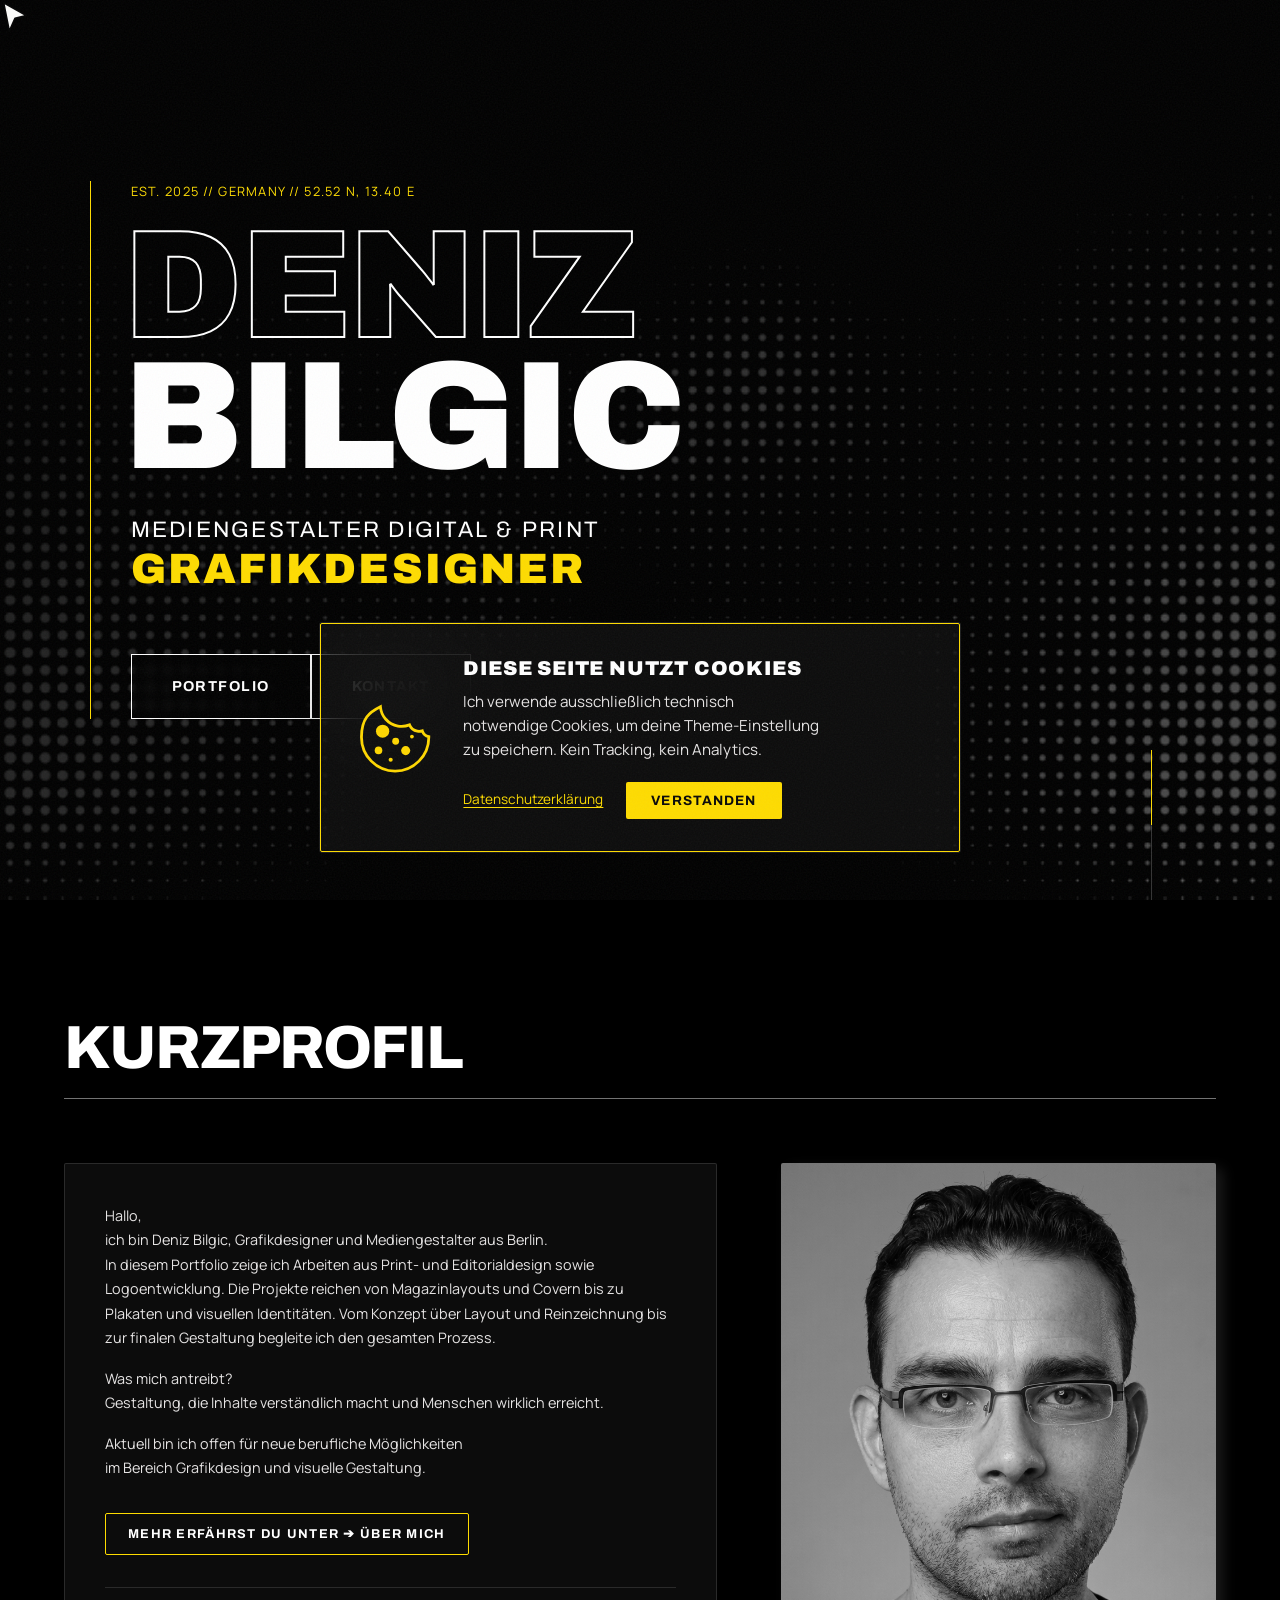
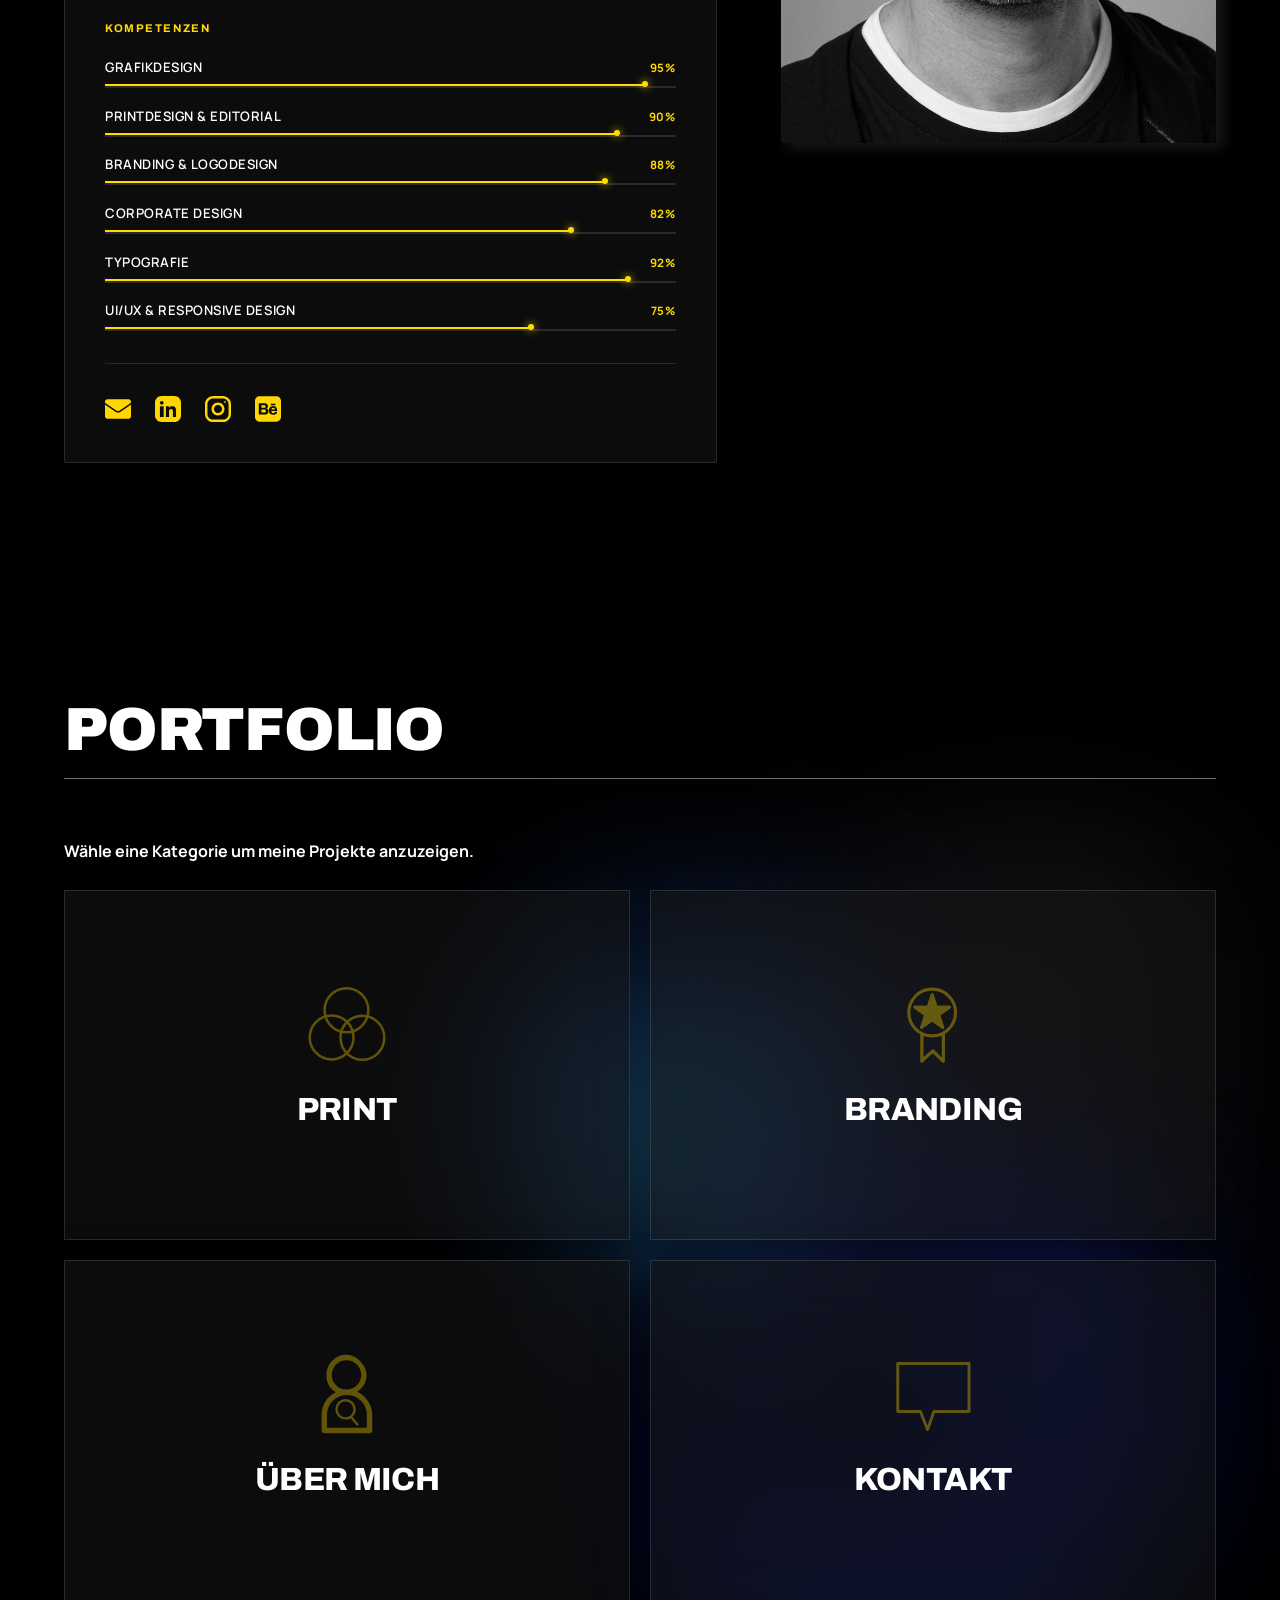
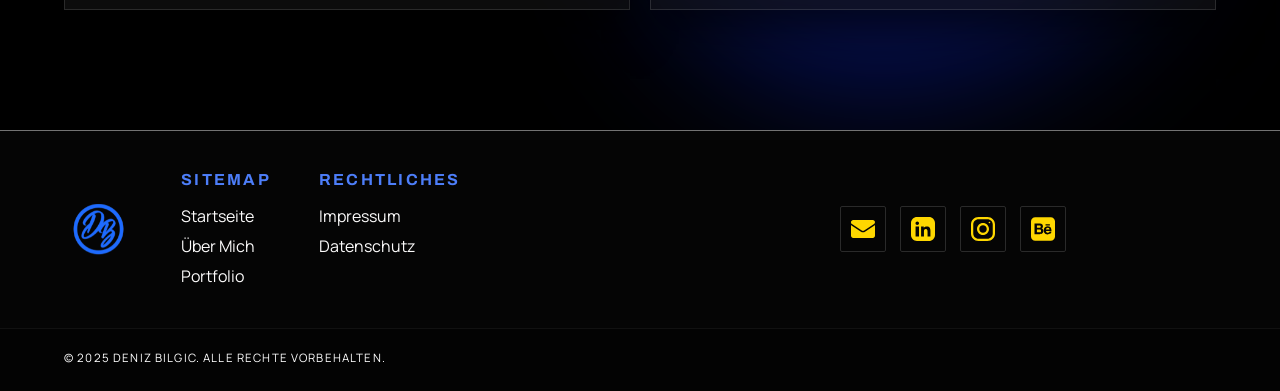
<file: index.html>
<!DOCTYPE html>
<html lang="de">
<head>
    <meta charset="UTF-8">
    <meta name="viewport" content="width=device-width, initial-scale=1.0">
   <meta name="theme-color" content="#0a0a0f" media="(prefers-color-scheme: dark)">
<meta name="theme-color" content="#f5f5f0" media="(prefers-color-scheme: light)">
    <title>Deniz.Bilgic</title>
    <meta name="description" content="Portfolio von Deniz Bilgic – Mediengestalter Digital & Print. Grafikdesign, Branding, Illustration & Visuelle Kommunikation aus Berlin.">
<link rel="icon" type="image/png" href="/favicon/favicon-96x96.png" sizes="96x96">
<link rel="icon" type="image/svg+xml" href="/favicon/favicon.svg">
<link rel="shortcut icon" href="/favicon/favicon.ico">
<link rel="apple-touch-icon" sizes="180x180" href="/favicon/apple-touch-icon.png">
<meta name="apple-mobile-web-app-title" content="Deniz Bilgic">
<link rel="manifest" href="/favicon/site.webmanifest">

    <link rel="stylesheet" href="/css/shared.css">
    
    <link rel="stylesheet" href="/css/style.css">
</head>
<body data-theme="dark"><script>var t=localStorage.getItem("theme");if(t)document.body.setAttribute("data-theme",t);</script>

    <!-- Noise Overlay -->
    <div class="noise" aria-hidden="true"></div>

    <!-- Custom Cursor -->
    <div class="cursor" aria-hidden="true"></div>

    <!-- Back to Top -->
    <a href="#hero" class="back-to-top hover-target" aria-label="Nach oben scrollen">&#8593;</a>

    <!-- Hero -->
    <header id="hero">
        <div class="hero-bg" aria-hidden="true"></div>
        <div class="hero-overlay" aria-hidden="true"></div>

        <div class="hero-content">
            <span class="hero-meta reveal active">EST. 2025 // GERMANY // 52.52 N, 13.40 E</span>

            <h1 class="hero-title hero-font">
                <span class="outline reveal active delay-1">DENIZ</span>
                <span class="solid reveal active delay-2">BILGIC</span>
            </h1>
            <p class="hero-role reveal active delay-3" style="margin-bottom: 0;">Mediengestalter digital &amp; Print</p>
<p class="hero-role hero-role--large reveal active delay-3">GRAFIKDESIGNER</p> <div class="cta-container reveal active delay-3">
                <a href="#portfolio" class="btn hover-target">Portfolio</a>
                <a href="contact.html" class="btn hover-target">Kontakt</a>
            </div>
        </div>

        <div class="scroll-line" aria-hidden="true"></div>
    </header>

    <!-- Hauptnavigation -->
    <nav id="navbar" role="navigation" aria-label="Hauptnavigation">
        <a href="#hero" class="logo hover-target" aria-label="Startseite – Deniz Bilgic">
            <img src="/assets/images/logo/db_logo_blau.webp" alt="Deniz Bilgic Logo" class="logo-img logo-img--default" loading="lazy"><img src="/assets/images/logo/db_logo_gelb.webp" alt="" class="logo-img logo-img--hover" loading="lazy" aria-hidden="true">
        </a>

        <ul class="nav-links" id="navLinks" role="menubar">
            <li role="none"><a href="#hero" class="hover-target" role="menuitem">Home</a></li>
            <li role="none"><a href="about.html" class="hover-target" role="menuitem">Über Mich</a></li>
            <li role="none"><a href="#portfolio" class="hover-target" role="menuitem">Portfolio</a></li>
            <li role="none">
                <button class="theme-switch hover-target" id="themeBtn" aria-label="Theme wechseln">
                    Dark / Light
                </button>
            </li>
        </ul>

        <button class="hamburger hover-target" id="hamburger" aria-label="Menü öffnen" aria-expanded="false" aria-controls="navLinks">
            <span class="bar"></span>
            <span class="bar"></span>
            <span class="bar"></span>
        </button>
    </nav>

    <!-- Main -->
    <main>

        <!-- About -->
        <section id="about" aria-labelledby="about-title">
            <h2 class="about-heading" id="about-title">Kurzprofil</h2>

            <div class="about-grid">

                <div class="about-card glass-card reveal delay-2">

                    <div class="about-text-block">
                        <p>
                            Hallo, <br>ich bin Deniz Bilgic, Grafikdesigner und Mediengestalter aus Berlin.<br>
                            In diesem Portfolio zeige ich Arbeiten aus Print- und Editorialdesign sowie Logoentwicklung.
                            Die Projekte reichen von Magazinlayouts und Covern bis zu Plakaten und visuellen Identitäten. Vom Konzept über Layout und Reinzeichnung bis zur finalen Gestaltung begleite ich den gesamten Prozess.
                        </p>
                        <p>Was mich antreibt? <br>Gestaltung, die Inhalte verständlich macht und Menschen wirklich erreicht.</p>
                        <p>Aktuell bin ich offen für neue berufliche Möglichkeiten im Bereich Grafikdesign und visuelle Gestaltung.</p>
                    </div>

                    <a href="about.html" class="about-cta hover-target" aria-label="Mehr über Deniz Bilgic erfahren">
                        Mehr erfährst du unter ➔ Über mich
                    </a>

                    <div class="about-divider" aria-hidden="true"></div>

                    <div class="skills" aria-label="Fachliche Kompetenzen">
                        <h3 class="skills-heading">Kompetenzen</h3>
                        <ul class="skill-list" role="list">
                            <li class="skill-item" role="listitem">
                                <div class="skill-label">
                                    <span class="skill-name">Grafikdesign</span>
                                    <span class="skill-pct" aria-hidden="true">95%</span>
                                </div>
                                <div class="skill-track" role="progressbar" aria-valuenow="95" aria-valuemin="0" aria-valuemax="100" aria-label="Grafikdesign: 95%">
                                    <div class="skill-fill" data-width="95"></div>
                                </div>
                            </li>
                            <li class="skill-item" role="listitem">
                                <div class="skill-label">
                                    <span class="skill-name">Printdesign & Editorial</span>
                                    <span class="skill-pct" aria-hidden="true">90%</span>
                                </div>
                                <div class="skill-track" role="progressbar" aria-valuenow="90" aria-valuemin="0" aria-valuemax="100" aria-label="Printdesign & Editorial: 90%">
                                    <div class="skill-fill" data-width="90"></div>
                                </div>
                            </li>
                            <li class="skill-item" role="listitem">
                                <div class="skill-label">
                                    <span class="skill-name">Branding & Logodesign</span>
                                    <span class="skill-pct" aria-hidden="true">88%</span>
                                </div>
                                <div class="skill-track" role="progressbar" aria-valuenow="88" aria-valuemin="0" aria-valuemax="100" aria-label="Branding & Logodesign: 88%">
                                    <div class="skill-fill" data-width="88"></div>
                                </div>
                            </li>
                            <li class="skill-item" role="listitem">
                                <div class="skill-label">
                                    <span class="skill-name">Corporate Design</span>
                                    <span class="skill-pct" aria-hidden="true">82%</span>
                                </div>
                                <div class="skill-track" role="progressbar" aria-valuenow="82" aria-valuemin="0" aria-valuemax="100" aria-label="Corporate Design: 82%">
                                    <div class="skill-fill" data-width="82"></div>
                                </div>
                            </li>
                            <li class="skill-item" role="listitem">
                                <div class="skill-label">
                                    <span class="skill-name">Typografie</span>
                                    <span class="skill-pct" aria-hidden="true">92%</span>
                                </div>
                                <div class="skill-track" role="progressbar" aria-valuenow="92" aria-valuemin="0" aria-valuemax="100" aria-label="Typografie: 92%">
                                    <div class="skill-fill" data-width="92"></div>
                                </div>
                            </li>
                            <li class="skill-item" role="listitem">
                                <div class="skill-label">
                                    <span class="skill-name">UI/UX & Responsive Design</span>
                                    <span class="skill-pct" aria-hidden="true">75%</span>
                                </div>
                                <div class="skill-track" role="progressbar" aria-valuenow="75" aria-valuemin="0" aria-valuemax="100" aria-label="UI/UX & Responsive Design: 75%">
                                    <div class="skill-fill" data-width="75"></div>
                                </div>
                            </li>
                        </ul>
                    </div>

                    <div class="about-divider" aria-hidden="true"></div>

                    <div class="socials" aria-label="Social Media Links">
                        <a href="/cdn-cgi/l/email-protection#7e171018113e1a1b1017041c171219171d501a1b" class="hover-target social-link" aria-label="E-Mail an Deniz Bilgic senden" target="_blank" rel="noopener noreferrer" data-tooltip="E-Mail">
                            <img src="/assets/icons/Icons Blau/email_blau.svg" alt="" class="social-icon-img social-icon-img--light" aria-hidden="true" width="40" height="40" loading="lazy">
                            <img src="/assets/icons/Icons Gelb/email_gelb.svg" alt="" class="social-icon-img social-icon-img--dark" aria-hidden="true" width="40" height="40" loading="lazy">
                        </a>

                        <a href="https://de.linkedin.com/in/deniz-bilgic-b562ab386" class="hover-target social-link" aria-label="LinkedIn Profil von Deniz Bilgic öffnen" target="_blank" rel="noopener noreferrer" data-tooltip="LinkedIn">
                            <img src="/assets/icons/Icons Blau/linkedin_blau.svg" alt="" class="social-icon-img social-icon-img--light" aria-hidden="true" width="40" height="40" loading="lazy">
                            <img src="/assets/icons/Icons Gelb/linkedin_gelb.svg" alt="" class="social-icon-img social-icon-img--dark" aria-hidden="true" width="40" height="40" loading="lazy">
                        </a>

                        <a href="https://www.instagram.com/den.bil.art" class="hover-target social-link" aria-label="Instagram Profil von Deniz Bilgic öffnen" target="_blank" rel="noopener noreferrer" data-tooltip="Instagram">
                            <img src="/assets/icons/Icons Blau/instagram_blau.svg" alt="" class="social-icon-img social-icon-img--light" aria-hidden="true" width="40" height="40" loading="lazy">
                            <img src="/assets/icons/Icons Gelb/instagram_gelb.svg" alt="" class="social-icon-img social-icon-img--dark" aria-hidden="true" width="40" height="40" loading="lazy">
                        </a>

                        <a href="https://www.behance.net/denizbilgic1" class="hover-target social-link" aria-label="Behance Profil von Deniz Bilgic öffnen" target="_blank" rel="noopener noreferrer" data-tooltip="Behance">
                            <img src="/assets/icons/Icons Blau/behance_blau.svg" alt="" class="social-icon-img social-icon-img--light" aria-hidden="true" width="40" height="40" loading="lazy">
                            <img src="/assets/icons/Icons Gelb/behance_gelb.svg" alt="" class="social-icon-img social-icon-img--dark" aria-hidden="true" width="40" height="40" loading="lazy">
                        </a>
                    </div>
                </div>

                <figure class="about-img reveal delay-1">
                    <img src="/assets/images/deniz.webp" alt="Deniz Bilgic Portrait" loading="lazy">
                </figure>

            </div>
        </section>

        <!-- Portfolio -->
        <section id="portfolio" aria-labelledby="portfolio-title">
            <div class="portfolio-blobs" aria-hidden="true">
                <div class="blob blob--1"></div>
                <div class="blob blob--2"></div>
                <div class="blob blob--3"></div>
            </div>
            <div class="section-header reveal">
                <h2 class="section-title" id="portfolio-title">Portfolio</h2>
                
            </div>

            <p class="portfolio-intro reveal">
                Wähle eine Kategorie um meine Projekte anzuzeigen.<br><br>
            </p>

            <div class="portfolio-grid">

                <a href="print.html" class="glass-card portfolio-card reveal hover-target delay-1" aria-label="Portfolio: Print – Plakate, Poster und Logo">
                    <figure class="portfolio-icon" aria-hidden="true">
                        <img src="assets/icons/Icons Blau/print_blau.svg" alt="" class="portfolio-icon-svg portfolio-icon-svg--light" width="80" height="80" loading="lazy">
                        <img src="/assets/icons/Icons Gelb/print_gelb.svg" alt="" class="portfolio-icon-svg portfolio-icon-svg--dark" width="80" height="80" loading="lazy">
                    </figure>
                    <div class="portfolio-card-content">
                        <h3 class="portfolio-title">Print</h3>
                        
                    </div>
                </a>

                <a href="brand.html" class="glass-card portfolio-card reveal hover-target delay-2" aria-label="Portfolio: Branding – Brand identity und Rebranding">
                    <figure class="portfolio-icon" aria-hidden="true">
                        <img src="/assets/icons/Icons Blau/branding_blau.svg" alt="" class="portfolio-icon-svg portfolio-icon-svg--light" width="80" height="80" loading="lazy">
                        <img src="/assets/icons/Icons Gelb/branding_gelb.svg" alt="" class="portfolio-icon-svg portfolio-icon-svg--dark" width="80" height="80" loading="lazy">
                    </figure>
                    <div class="portfolio-card-content">
                        <h3 class="portfolio-title">Branding</h3>
                       
                    </div>
                </a>

                <a href="about.html" class="glass-card portfolio-card reveal hover-target delay-3" aria-label="Werdegang und skills von Deniz Bilgic">
                    <figure class="portfolio-icon" aria-hidden="true">
                        <img src="/assets/icons/Icons Blau/aboutme.svg" alt="" class="portfolio-icon-svg portfolio-icon-svg--light" width="80" height="80" loading="lazy">
                        <img src="/assets/icons/Icons Gelb/aboutme.svg" alt="" class="portfolio-icon-svg portfolio-icon-svg--dark" width="80" height="80" loading="lazy">
                    </figure>
                    <div class="portfolio-card-content">
                        <h3 class="portfolio-title">Über mich</h3>
                       
                    </div>
                </a>

                <a href="contact.html" class="glass-card portfolio-card reveal hover-target delay-4" aria-label="Portfolio: Illustrationen – Digital Art und Vektor Design">
                    <figure class="portfolio-icon" aria-hidden="true">
                        <img src="/assets/icons/Icons Blau/kontakt_blau.svg" alt="" class="portfolio-icon-svg portfolio-icon-svg--light" width="80" height="80" loading="lazy">
                        <img src="/assets/icons/Icons Gelb/kontakt_gelb.svg" alt="" class="portfolio-icon-svg portfolio-icon-svg--dark" width="80" height="80" loading="lazy">
                    </figure>
                    <div class="portfolio-card-content">
                        <h3 class="portfolio-title">Kontakt</h3>
                        
                    </div>
                </a>

            </div>
        </section>

    </main>

    <!-- Footer -->
    <footer id="footer" role="contentinfo">

        <div class="footer-main">
            <figure class="footer-logo">
                <img src="/assets/images/logo/db_logo_blau.webp" alt="Deniz Bilgic Logo" class="footer-logo-img footer-logo-img--default" loading="lazy">
                <img src="/assets/images/logo/db_logo_gelb.webp" alt="" class="footer-logo-img footer-logo-img--hover" loading="lazy" aria-hidden="true">
            </figure>

            <div class="footer-cols">
                <div class="footer-col">
                    <h4>Sitemap</h4>
                    <ul>
                        <li><a href="index.html#hero" class="hover-target">Startseite</a></li>
                        <li><a href="about.html" class="hover-target">Über Mich</a></li>
                        <li><a href="index.html#portfolio" class="hover-target">Portfolio</a></li>
                    </ul>
                </div>

                <div class="footer-col">
                    <h4>Rechtliches</h4>
                    <ul>
                        <li><a href="impressum.html" class="hover-target">Impressum</a></li>
                        <li><a href="datenschutz.html" class="hover-target">Datenschutz</a></li>
                    </ul>
                </div>
            </div>

            <nav class="footer-socials" aria-label="Social Media Links">
                <a href="mailto:info@denizbilgic.de" class="footer-social-link hover-target" aria-label="E-Mail an Deniz Bilgic senden" target="_blank" rel="noopener noreferrer" data-tooltip="E-Mail">
                    <img src="/assets/icons/Icons Gelb/email_gelb.svg" alt="" aria-hidden="true" width="24" height="24" loading="lazy">
                </a>
                <a href="https://de.linkedin.com/in/deniz-bilgic-b562ab386" class="footer-social-link hover-target" aria-label="LinkedIn Profil von Deniz Bilgic öffnen" target="_blank" rel="noopener noreferrer" data-tooltip="LinkedIn">
                    <img src="/assets/icons/Icons Gelb/linkedin_gelb.svg" alt="" aria-hidden="true" width="24" height="24" loading="lazy">
                </a>
                <a href="https://www.instagram.com/den.bil.art" class="footer-social-link hover-target" aria-label="Instagram Profil von Deniz Bilgic öffnen" target="_blank" rel="noopener noreferrer" data-tooltip="Instagram">
                    <img src="/assets/icons/Icons Gelb/instagram_gelb.svg" alt="" aria-hidden="true" width="24" height="24" loading="lazy">
                </a>
                <a href="https://www.behance.net/denizbilgic1" class="footer-social-link hover-target" aria-label="Behance Profil von Deniz Bilgic öffnen" target="_blank" rel="noopener noreferrer" data-tooltip="Behance">
                    <img src="/assets/icons/Icons Gelb/behance_gelb.svg" alt="" aria-hidden="true" width="24" height="24" loading="lazy">
                </a>
            </nav>
        </div>

        <div class="footer-bottom">
            <span>&copy; 2025 Deniz Bilgic. Alle Rechte vorbehalten.</span>
        </div>

    </footer>

    <!-- Cookie Banner -->
    <aside id="cookie-banner" class="cookie-banner" role="dialog" aria-modal="true" aria-labelledby="cookie-title" aria-describedby="cookie-desc" aria-live="polite" hidden>
        <figure class="cookie-icon" aria-hidden="true">
            <img src="/assets/icons/cookies_02_blau.svg" alt="" class="cookie-icon-img cookie-icon-img--light" width="52" height="52" loading="lazy">
            <img src="/assets/icons/cookies_02_gelb.svg" alt="" class="cookie-icon-img cookie-icon-img--dark" width="52" height="52" loading="lazy" aria-hidden="true">
        </figure>
        <div class="cookie-body">
            <p id="cookie-title" class="cookie-heading">Diese Seite nutzt Cookies</p>
            <p id="cookie-desc" class="cookie-text">Ich verwende ausschließlich technisch notwendige Cookies, um deine Theme-Einstellung zu speichern. Kein Tracking, kein Analytics.</p>
            <div class="cookie-actions">
                <a href="datenschutz.html" class="cookie-link hover-target">Datenschutzerklärung</a>
                <button id="cookie-accept" class="cookie-btn hover-target" type="button" aria-label="Cookie-Hinweis schließen">Verstanden</button>
            </div>
        </div>
    </aside>

    <script src="/js/script.js"></script>
    <script src="/js/shared.js"></script>

</body>
</html>
</file>
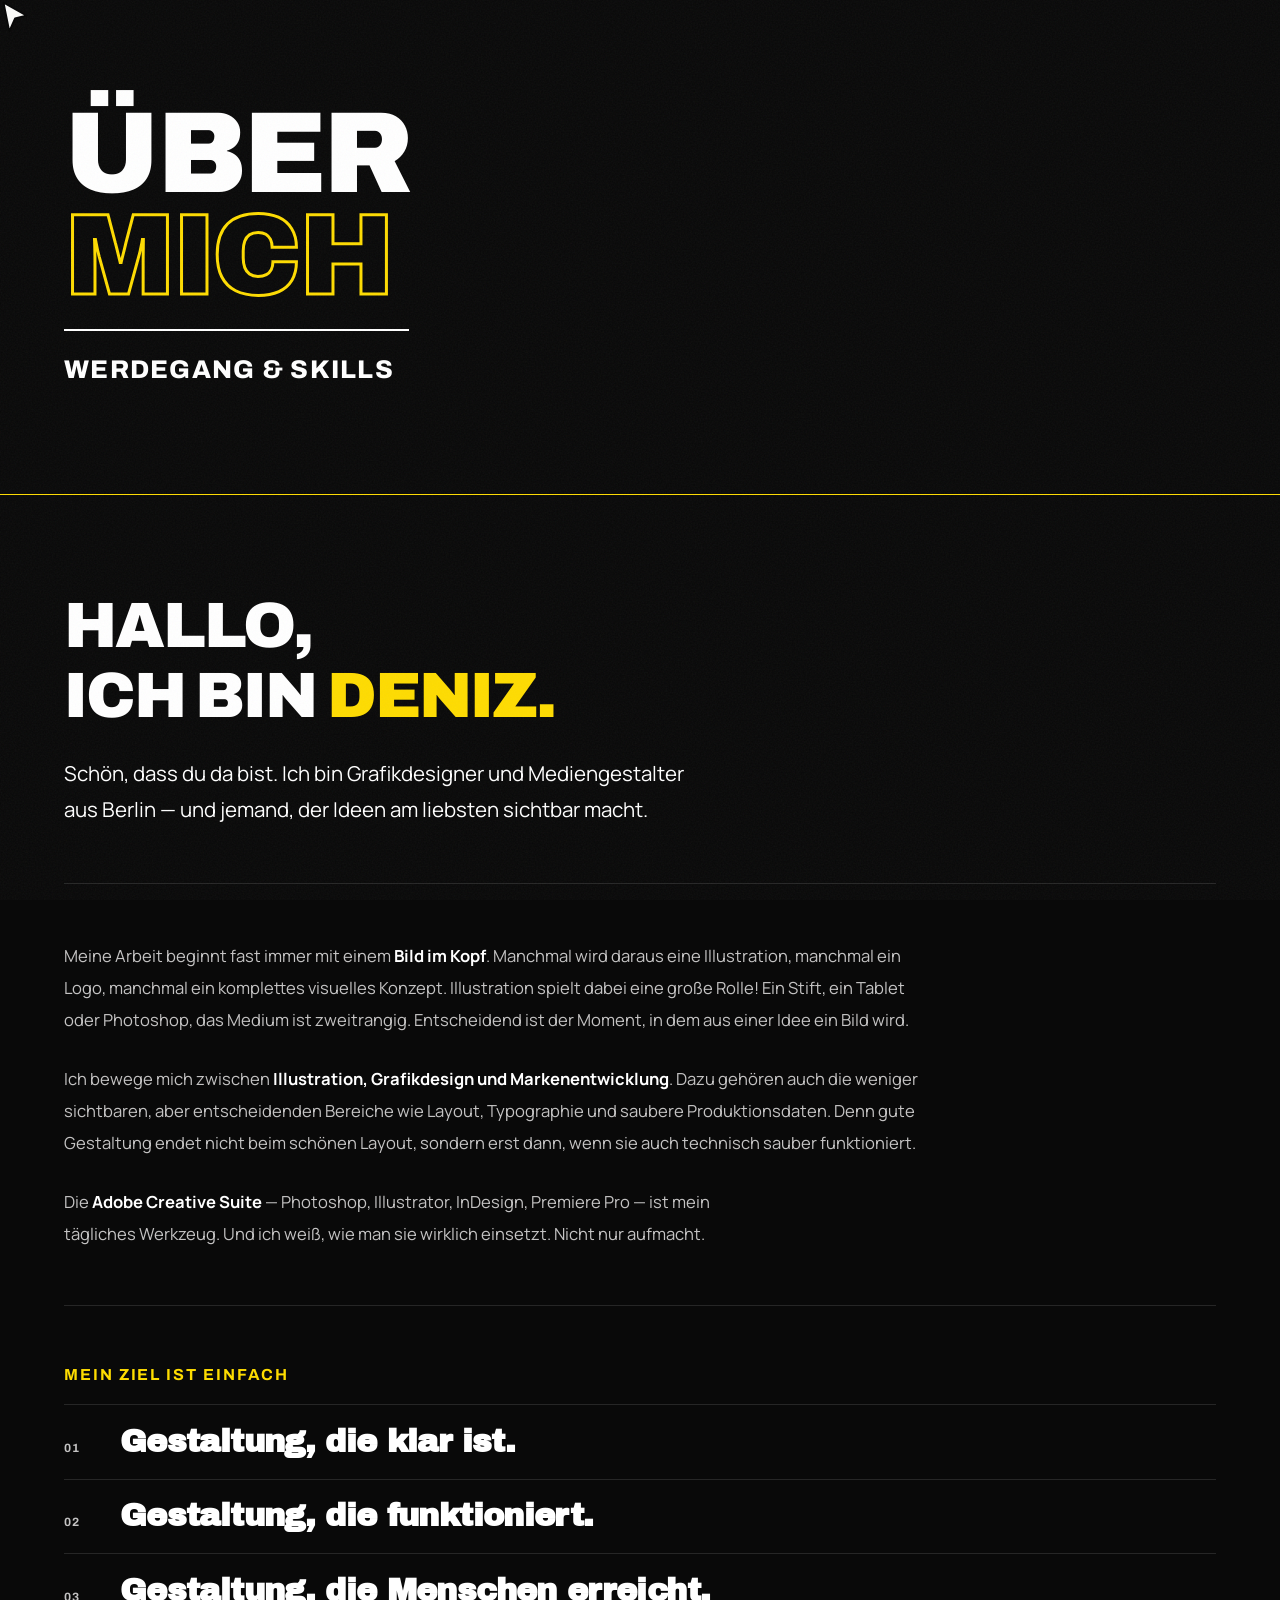
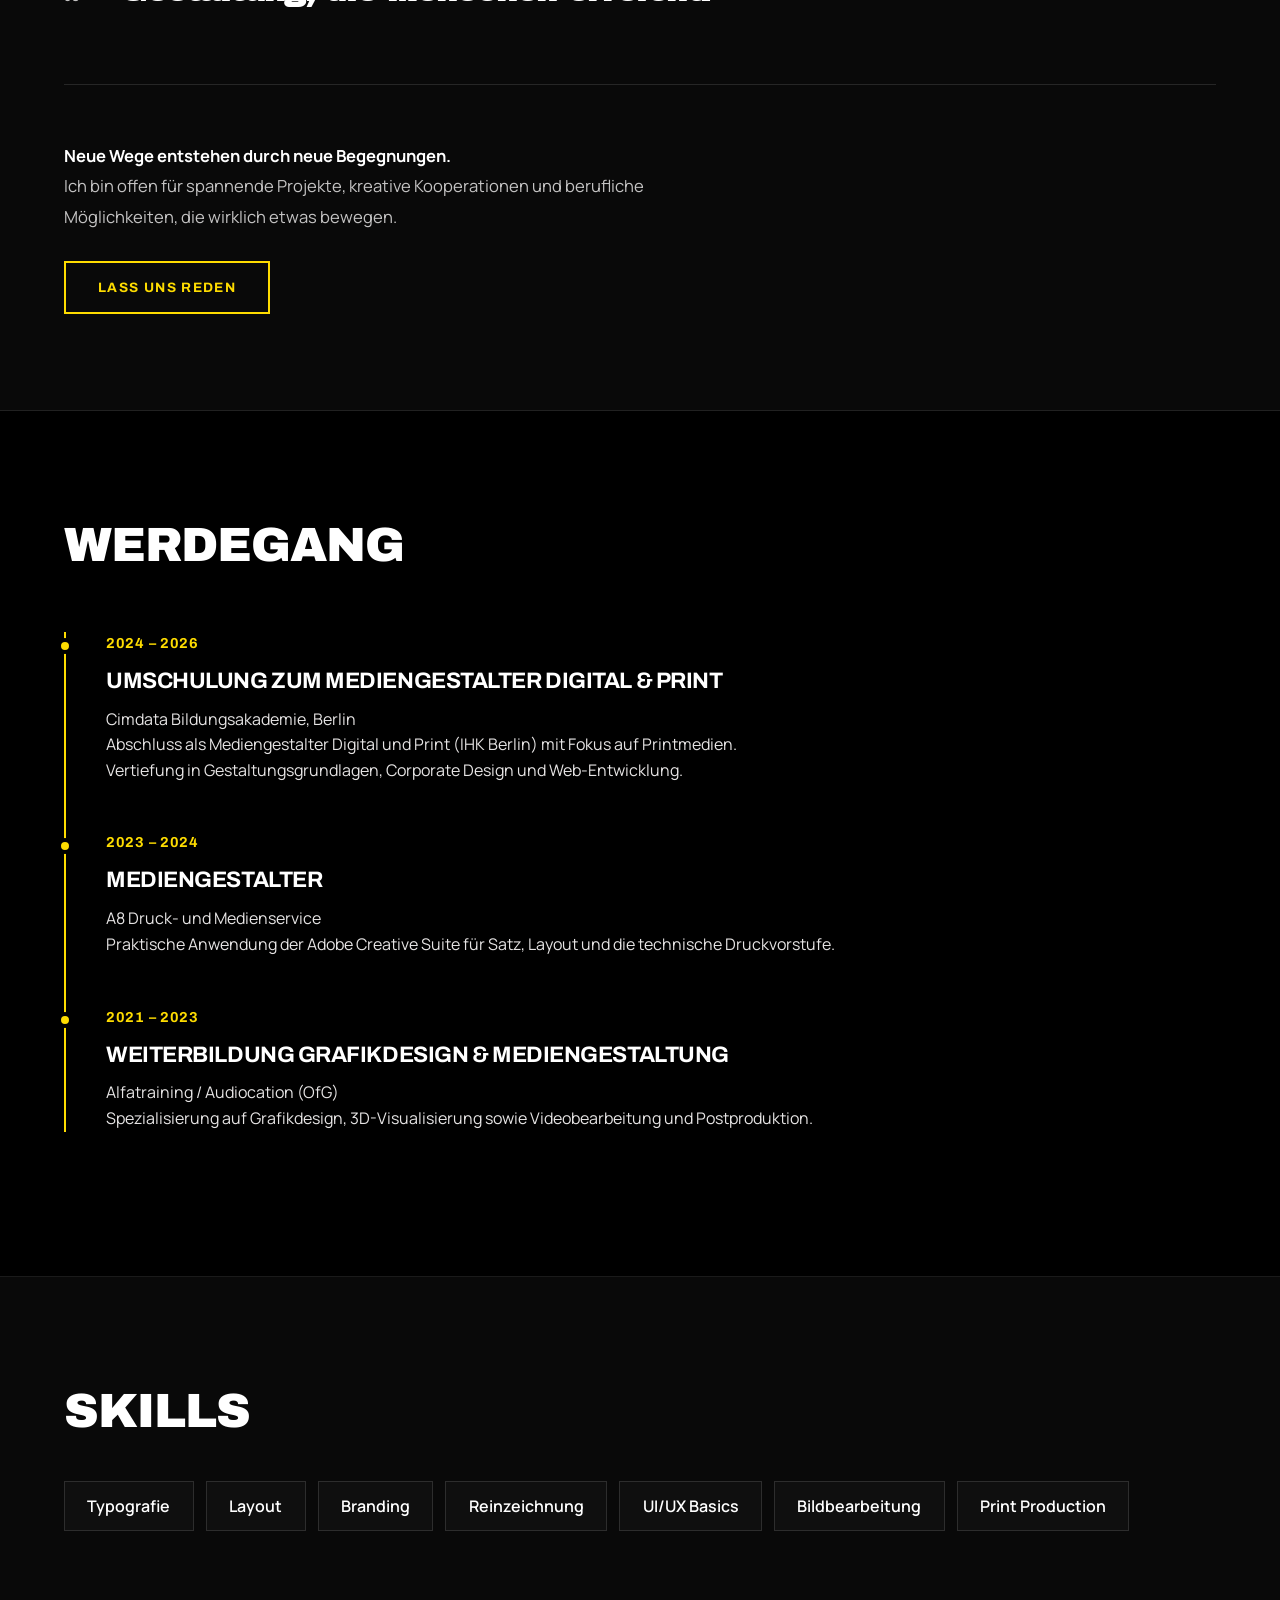
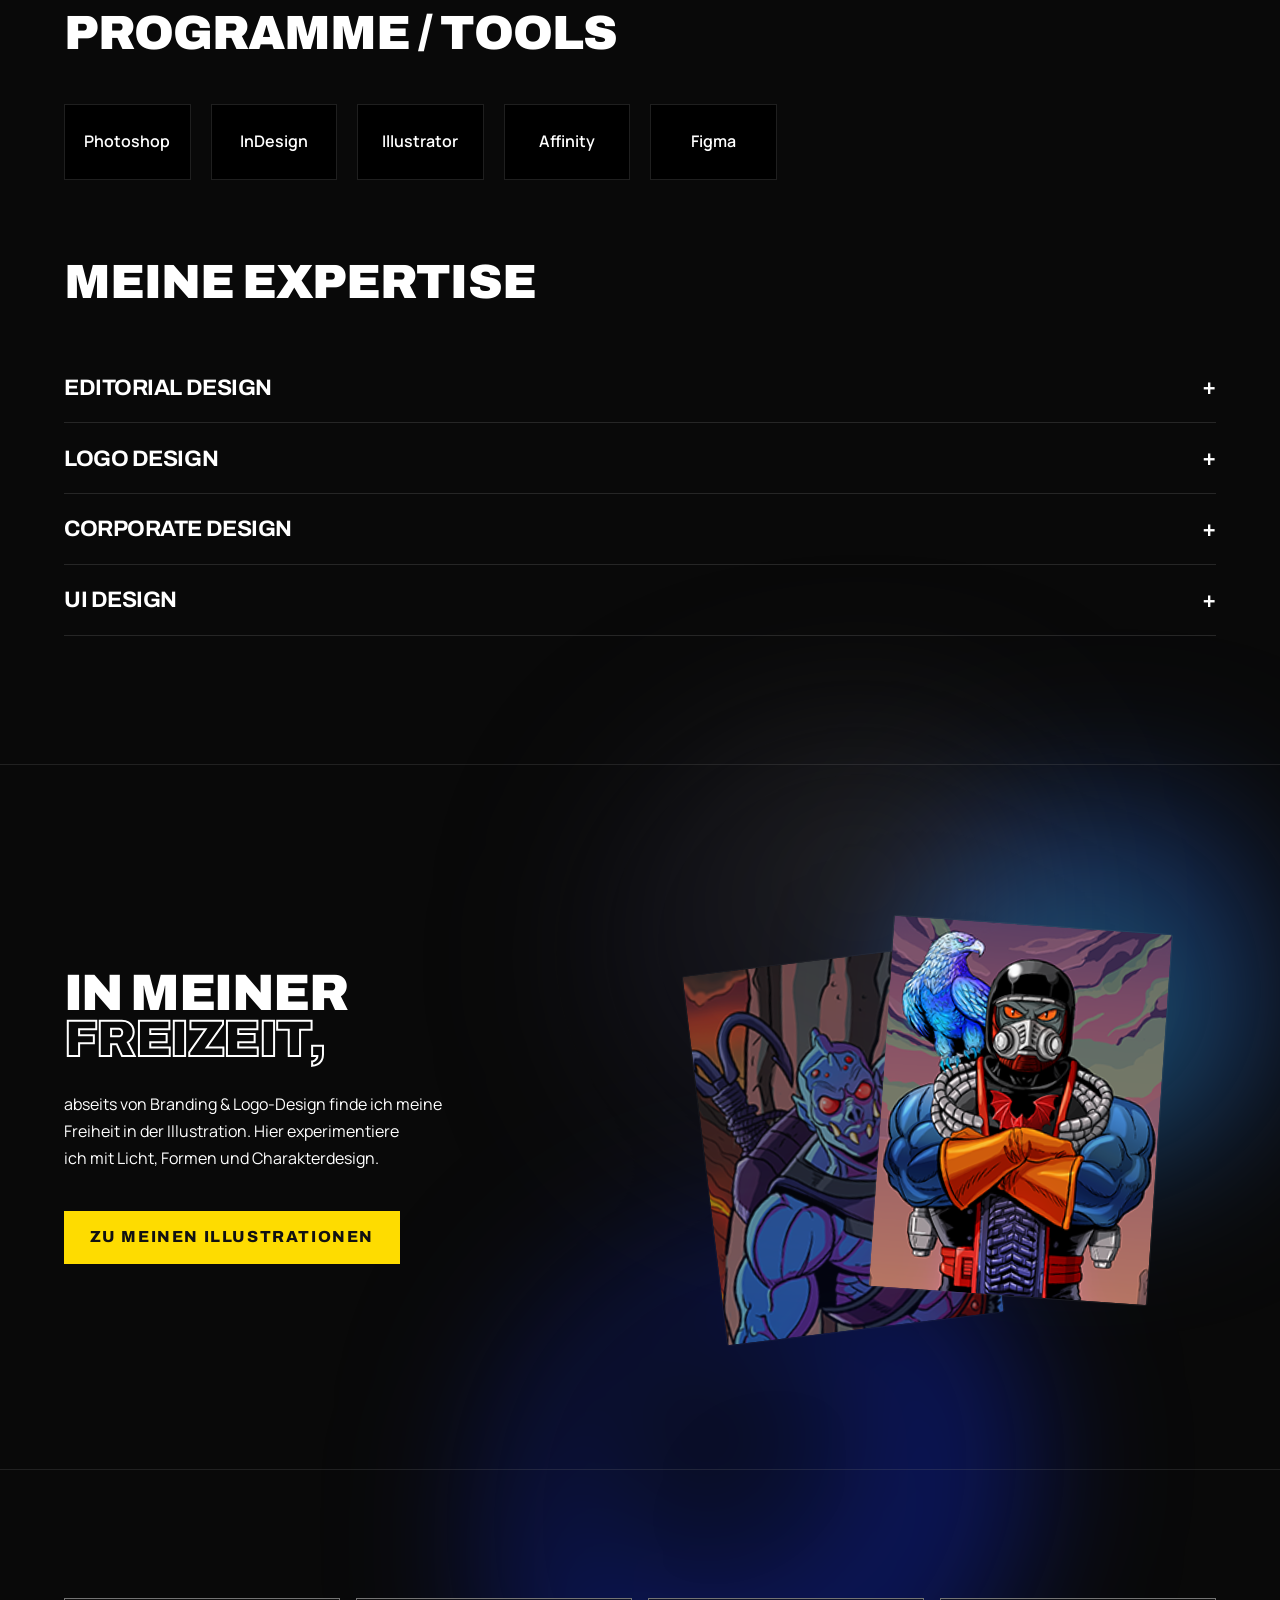
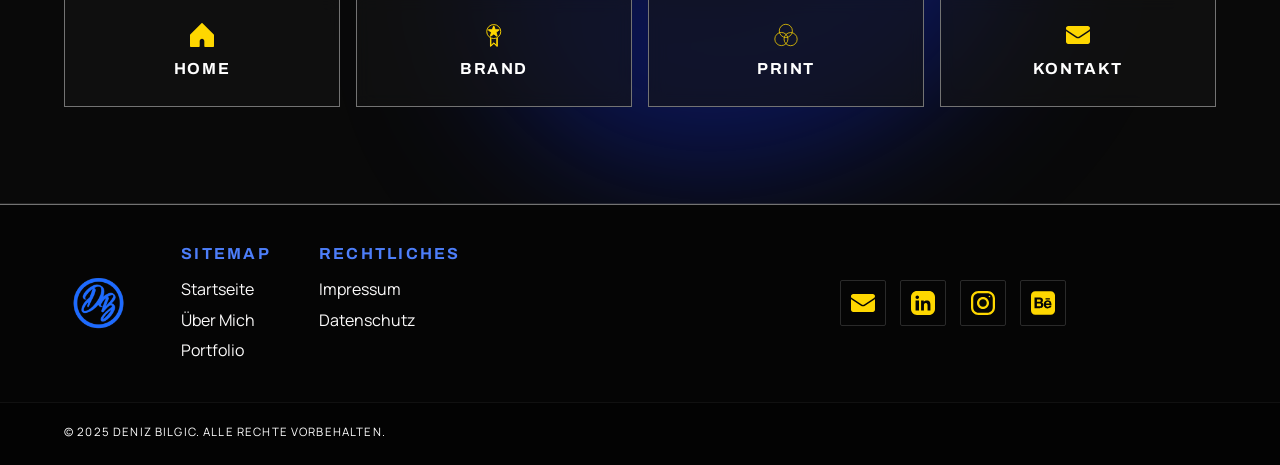
<file: about.html>
<!DOCTYPE html>
<html lang="de">
<head>
    <meta charset="UTF-8">
    <meta name="viewport" content="width=device-width, initial-scale=1.0">
    <meta name="theme-color" content="#0a0a0f" media="(prefers-color-scheme: dark)">
<meta name="theme-color" content="#f5f5f0" media="(prefers-color-scheme: light)">
    <title>Deniz Bilgic | Über Mich</title>
    <meta name="description" content="Werdegang">
<link rel="icon" type="image/png" href="/favicon/favicon-96x96.png" sizes="96x96">
<link rel="icon" type="image/svg+xml" href="/favicon/favicon.svg">
<link rel="shortcut icon" href="/favicon/favicon.ico">
<link rel="apple-touch-icon" sizes="180x180" href="/favicon/apple-touch-icon.png">
<meta name="apple-mobile-web-app-title" content="Deniz Bilgic">
<link rel="manifest" href="/favicon/site.webmanifest">
    <link rel="stylesheet" href="/css/shared.css"> 
    <link rel="stylesheet" href="/css/about.css">
</head>
<body data-theme="dark"><script>var t=localStorage.getItem("theme");if(t)document.body.setAttribute("data-theme",t);</script>

    <!-- Noise Overlay -->
    <div class="noise" aria-hidden="true"></div>

    <!-- Custom Cursor -->
    <div class="cursor" aria-hidden="true"></div>

    <!-- Hauptnavigation -->
    <nav id="navbar" role="navigation" aria-label="Hauptnavigation">
        <a href="index.html" class="logo hover-target" aria-label="Startseite – Deniz Bilgic">
            <img src="/assets/images/logo/db_logo_blau.webp" alt="Deniz Bilgic Logo" class="logo-img logo-img--default" loading="lazy"><img src="/assets/images/logo/db_logo_gelb.webp" alt="" class="logo-img logo-img--hover" loading="lazy" aria-hidden="true">
        </a>

        <ul class="nav-links" id="navLinks" role="menubar">
            <li role="none"><a href="index.html#hero" class="hover-target" role="menuitem">Home</a></li>
            <li role="none"><a href="about.html" class="hover-target" role="menuitem">Über Mich</a></li>
            <li role="none"><a href="index.html#portfolio" class="hover-target" role="menuitem">Portfolio</a></li>
            <li role="none"><a href="contact.html" class="hover-target" role="menuitem">Kontakt</a></li>
                <button class="theme-switch hover-target" id="themeBtn" aria-label="Theme wechseln">
                    Dark / Light
                </button>
            </li>
        </ul>

        <button class="hamburger hover-target" id="hamburger" aria-label="Menü öffnen" aria-expanded="false" aria-controls="navLinks">
            <span class="bar"></span>
            <span class="bar"></span>
            <span class="bar"></span>
        </button>
    </nav>

    <!-- Back to Top -->
    <a href="#hero" class="back-to-top hover-target" aria-label="Nach oben scrollen">&#8593;</a>

    <!-- Hero Section -->
    <section id="hero" aria-labelledby="hero-title-about">
        <div class="hero-content">
            <h1 class="hero-title" id="hero-title-about">
                <span class="title-solid">Über</span>
                <span class="title-outline">mich</span>
            </h1>
            <hr class="hero-divider" aria-hidden="true">
            <p class="hero-desc">Werdegang &amp; Skills</p>
        </div>
    </section>

    <!-- Hauptinhalt -->
    <main id="mainblob">
        <div class="main-blobs" aria-hidden="true">
            <div class="blob blob--1"></div>
            <div class="blob blob--2"></div>
            <div class="blob blob--3"></div>
        </div>

        <!-- Intro Section -->
        <section id="intro" aria-labelledby="intro-heading">
            <div class="section-inner">

                <div class="intro-top reveal">
                    <div class="intro-top-text">
                        <h2 id="intro-heading" class="intro-greeting">Hallo,<br>ich bin <span class="intro-name-em">Deniz.</span></h2>
                        <p class="intro-lead">Schön, dass du da bist. Ich bin Grafikdesigner und Mediengestalter aus Berlin — und jemand, der Ideen am liebsten sichtbar macht.</p>
                    </div>
                
                </div>

                <div class="intro-body-block reveal delay-1">
                    <p class="intro-body">Meine Arbeit beginnt fast immer mit einem <strong>Bild im Kopf</strong>. Manchmal wird daraus eine Illustration, manchmal ein Logo, manchmal ein komplettes visuelles Konzept. Illustration spielt dabei eine große Rolle! Ein Stift, ein Tablet oder Photoshop, das Medium ist zweitrangig. Entscheidend ist der Moment, in dem aus einer Idee ein Bild wird.</p>
                    <p class="intro-body">Ich bewege mich zwischen <strong>Illustration, Grafikdesign und Markenentwicklung</strong>. Dazu gehören auch die weniger sichtbaren, aber entscheidenden Bereiche wie Layout, Typographie und saubere Produktionsdaten. Denn gute Gestaltung endet nicht beim schönen Layout, sondern erst dann, wenn sie auch technisch sauber funktioniert.</p>
                    <p class="intro-body">Die <strong>Adobe Creative Suite</strong> — Photoshop, Illustrator, InDesign, Premiere Pro — ist mein tägliches Werkzeug. Und ich weiß, wie man sie wirklich einsetzt. Nicht nur aufmacht.</p>
                </div>

                <div class="intro-manifest reveal delay-2" aria-label="Gestaltungsziele">
                    <p class="intro-manifest-label">Mein Ziel ist einfach</p>
                    <ol class="intro-goals" aria-label="Gestaltungsziele">
                        <li class="intro-goal-item">
                            <span class="intro-goal-n" aria-hidden="true">01</span>
                            <span class="intro-goal-text">Gestaltung, die klar ist.</span>
                        </li>
                        <li class="intro-goal-item">
                            <span class="intro-goal-n" aria-hidden="true">02</span>
                            <span class="intro-goal-text">Gestaltung, die funktioniert.</span>
                        </li>
                        <li class="intro-goal-item">
                            <span class="intro-goal-n" aria-hidden="true">03</span>
                            <span class="intro-goal-text">Gestaltung, die Menschen erreicht.</span>
                        </li>
                    </ol>
                </div>

                <div class="intro-closing reveal delay-3">
                    <p class="intro-open-text"><strong>Neue Wege entstehen durch neue Begegnungen.<br></strong> Ich bin offen für spannende Projekte, kreative Kooperationen und berufliche Möglichkeiten, die wirklich etwas bewegen.</p>
                    <a href="contact.html" class="btn-contact hover-target" aria-label="Zur Kontaktseite – Gespräch starten">Lass uns reden</a>
                </div>

            </div>
        </section>

        <!-- Werdegang -->
        <section id="career" aria-labelledby="career-heading">
            <div class="section-inner">
                <h2 id="career-heading" class="reveal">Werdegang</h2>
                <div class="timeline">
                    <article class="timeline-item reveal">
                        <time class="timeline-date" datetime="2021">2024 – 2026</time>
                        <h3 class="timeline-title">Umschulung zum Mediengestalter Digital & Print </h3>
                        <p class="timeline-desc">Cimdata Bildungsakademie, Berlin
<br>Abschluss als Mediengestalter Digital und Print (IHK Berlin) mit Fokus auf Printmedien.
<br>Vertiefung in Gestaltungsgrundlagen, Corporate Design und Web-Entwicklung.
</p>
                    </article>
                    <article class="timeline-item reveal delay-1">
                        <time class="timeline-date" datetime="2018">2023 – 2024</time>
                        <h3 class="timeline-title">Mediengestalter</h3>
                        <p class="timeline-desc">A8 Druck- und Medienservice
<br>Praktische Anwendung der Adobe Creative Suite für Satz, Layout und die technische Druckvorstufe.
</p>
                    </article>
                    <article class="timeline-item reveal delay-2">
                        <time class="timeline-date" datetime="2015">2021 – 2023</time>
                        <h3 class="timeline-title">Weiterbildung Grafikdesign & Mediengestaltung</h3>
                        <p class="timeline-desc">Alfatraining / Audiocation (OfG)
<br>Spezialisierung auf Grafikdesign, 3D-Visualisierung sowie Videobearbeitung und Postproduktion.
</p>
                    </article>
                </div>
            </div>
        </section>

        <!-- Skills & Expertise -->
        <section id="skills" aria-labelledby="skills-heading">
            <div class="section-inner">
                <h2 id="skills-heading" class="reveal">Skills</h2>
                <div class="skills-grid reveal delay-1" role="list" aria-label="Fähigkeiten">
                    <div class="skill-tag" role="listitem">Typografie</div>
                    <div class="skill-tag" role="listitem">Layout</div>
                    <div class="skill-tag" role="listitem">Branding</div>
                    <div class="skill-tag" role="listitem">Reinzeichnung</div>
                    <div class="skill-tag" role="listitem">UI/UX Basics</div>
                    <div class="skill-tag" role="listitem">Bildbearbeitung</div>
                    <div class="skill-tag" role="listitem">Print Production</div>
                </div>

                <h2 class="reveal">Programme / Tools</h2>
                <div class="tools-grid reveal delay-1" role="list" aria-label="Software und Werkzeuge">
                    <div class="tool-card" role="listitem">Photoshop</div>
                    <div class="tool-card" role="listitem">InDesign</div>
                    <div class="tool-card" role="listitem">Illustrator</div>
                    <div class="tool-card" role="listitem">Affinity</div>
                    <div class="tool-card" role="listitem">Figma</div>
                </div>

                <h2 class="reveal">Meine Expertise</h2>
                <div class="expertise-accordion reveal delay-1">

                    <div class="accordion-item">
                        <button class="accordion-header hover-target" aria-expanded="false">
                            Editorial Design <span class="accordion-icon" aria-hidden="true">+</span>
                        </button>
                        <div class="accordion-content" role="region">
                            <ul class="list-grid">
                                <li>Konzeption</li>
                                <li>Layout</li>
                                <li>Typografie</li>
                                <li>Farbkonzept</li>
                                <li>Bildbearbeitung</li>
                                <li>Bildrecherche</li>
                                <li>Barrierefreiheit</li>
                                <li>Digitalisierung</li>
                            </ul>
                        </div>
                    </div>

                    <div class="accordion-item">
                        <button class="accordion-header hover-target" aria-expanded="false">
                            Logo Design <span class="accordion-icon" aria-hidden="true">+</span>
                        </button>
                        <div class="accordion-content" role="region">
                            <ul class="list-grid">
                                <li>Strategische Beratung</li>
                                <li>Design &amp; Redesign</li>
                                <li>Farbvarianten</li>
                                <li>Responsive Varianten</li>
                                <li>Vektorisierung</li>
                                <li>Reinzeichnung</li>
                                <li>Anlieferung aller Daten</li>
                                <li>Logodesign Guide</li>
                            </ul>
                        </div>
                    </div>

                    <div class="accordion-item">
                        <button class="accordion-header hover-target" aria-expanded="false">
                            Corporate Design <span class="accordion-icon" aria-hidden="true">+</span>
                        </button>
                        <div class="accordion-content" role="region">
                            <ul class="list-grid">
                                <li>Markenstrategie</li>
                                <li>Analyse Mitbewerber</li>
                                <li>Logodesign</li>
                                <li>Farbkonzept</li>
                                <li>Typografie</li>
                                <li>Formensprache</li>
                                <li>Gestaltungsraster</li>
                                <li>Icons</li>
                                <li>Key Visual</li>
                                <li>Patterns</li>
                                <li>Bildsprache</li>
                                <li>Style Guide</li>
                            </ul>
                        </div>
                    </div>

                    <div class="accordion-item">
                        <button class="accordion-header hover-target" aria-expanded="false">
                            UI Design <span class="accordion-icon" aria-hidden="true">+</span>
                        </button>
                        <div class="accordion-content" role="region">
                            <ul class="list-grid">
                                <li>Website-Konzept</li>
                                <li>Wireframes</li>
                                <li>UI Design / Figma</li>
                                <li>Prototyping</li>
                                <li>Social Media Grafiken</li>
                                <li>Webbanner</li>
                            </ul>
                        </div>
                    </div>

                </div>
            </div>
        </section>

        <!-- Private Leidenschaft -->
        <section id="private" aria-labelledby="private-heading">
            <div class="section-inner">
                <div class="illus-inner reveal">
                    <div class="illus-text">
            
                        <h2 class="illus-heading" id="private-heading">In meiner <br><span class="illus-heading-outline">Freizeit,</span></h2>
                        <p class="illus-desc">abseits von Branding &amp; Logo-Design finde ich meine Freiheit in der Illustration. Hier experimentiere ich mit Licht, Formen und Charakterdesign.</p>
                        <div class="illus-cta">
                            <a href="https://www.instagram.com/den.bil.art" class="illus-btn hover-target" target="_blank" rel="noopener noreferrer" aria-label="Zu meinen Illustrationen auf Instagram – öffnet in neuem Tab">Zu meinen Illustrationen</a>
                            
                        </div>
                    </div>
                    <div class="illus-stack" aria-label="Illustrationen Vorschau" role="img">
                        <figure class="illus-card illus-card--back" aria-hidden="true">
                            <img src="/assets/images/illustrationen/ill_02.png" alt="" loading="lazy">
                        </figure>
                        <figure class="illus-card illus-card--front">
                            <img src="/assets/images/illustrationen/illu_01.png" alt="Charakterillustration mit Vogel auf der Schulter" loading="lazy">
                        </figure>
                    </div>
                </div>
            </div>
        </section>

        <!-- Unternavigation -->
        <section id="subnav" aria-labelledby="subnav-heading">
            <div class="section-inner">
                <h2 id="subnav-heading" class="sr-only">Weitere Portfolio-Kategorien</h2>
                <nav class="nav-grid" aria-label="Weitere Portfolio-Kategorien">
                     <a href="index.html" class="sub-nav-btn reveal hover-target">
                    <img src="/assets/icons/Icons Blau/home_blau.svg" alt="" class="sub-nav-icon sub-nav-icon--light" width="24" height="24" loading="lazy" aria-hidden="true">
                    <img src="/assets/icons/Icons Gelb/home_gelb.svg" alt="" class="sub-nav-icon sub-nav-icon--dark" width="24" height="24" loading="lazy" aria-hidden="true">
                    <span>Home</span>
                </a>
                    <a href="brand.html" class="sub-nav-btn reveal hover-target">
                    <img src="/assets/icons/Icons Blau/branding_blau.svg" alt="" class="sub-nav-icon sub-nav-icon--light" width="24" height="24" loading="lazy" aria-hidden="true">
                    <img src="/assets/icons/Icons Gelb/branding_gelb.svg" alt="" class="sub-nav-icon sub-nav-icon--dark" width="24" height="24" loading="lazy" aria-hidden="true">
                    <span>Brand</span>
                </a>
                    <a href="print.html" class="sub-nav-btn reveal hover-target">
                    <img src="/assets/icons/Icons Blau/print_blau.svg" alt="" class="sub-nav-icon sub-nav-icon--light" width="24" height="24" loading="lazy" aria-hidden="true">
                    <img src="/assets/icons/Icons Gelb/print_gelb.svg" alt="" class="sub-nav-icon sub-nav-icon--dark" width="24" height="24" loading="lazy" aria-hidden="true">
                    <span>Print</span>
                </a>
                   <a href="contact.html" class="sub-nav-btn reveal hover-target">
                    <img src="/assets/icons/Icons Blau/email_blau.svg" alt="" class="sub-nav-icon sub-nav-icon--light" width="24" height="24" loading="lazy" aria-hidden="true">
                    <img src="/assets/icons/Icons Gelb/email_gelb.svg" alt="" class="sub-nav-icon sub-nav-icon--dark" width="24" height="24" loading="lazy" aria-hidden="true">
                    <span>Kontakt</span>
                </a>
                </nav>
            </div>
        </section>

    </main>

    <!-- Footer -->
    <footer id="footer" role="contentinfo">

        <div class="footer-main">
            <figure class="footer-logo">
                <img src="/assets/images/logo/db_logo_blau.webp" alt="Deniz Bilgic Logo" class="footer-logo-img footer-logo-img--default" loading="lazy">
                <img src="/assets/images/logo/db_logo_gelb.webp" alt="" class="footer-logo-img footer-logo-img--hover" loading="lazy" aria-hidden="true">
            </figure>

            <div class="footer-cols">
                <div class="footer-col">
                    <h4>Sitemap</h4>
                    <ul>
                        <li><a href="index.html#hero" class="hover-target">Startseite</a></li>
                        <li><a href="about.html" class="hover-target">Über Mich</a></li>
                        <li><a href="index.html#portfolio" class="hover-target">Portfolio</a></li>
                    </ul>
                </div>

                <div class="footer-col">
                    <h4>Rechtliches</h4>
                    <ul>
                        <li><a href="impressum.html" class="hover-target">Impressum</a></li>
                        <li><a href="datenschutz.html" class="hover-target">Datenschutz</a></li>
                    </ul>
                </div>
            </div>

            <nav class="footer-socials" aria-label="Social Media Links">
                <a href="mailto:info@denizbilgic.de" class="footer-social-link hover-target" aria-label="E-Mail an Deniz Bilgic senden" target="_blank" rel="noopener noreferrer" data-tooltip="E-Mail">
                    <img src="/assets/icons/Icons Gelb/email_gelb.svg" alt="" aria-hidden="true" width="24" height="24" loading="lazy">
                </a>
                <a href="https://de.linkedin.com/in/deniz-bilgic-b562ab386" class="footer-social-link hover-target" aria-label="LinkedIn Profil von Deniz Bilgic öffnen" target="_blank" rel="noopener noreferrer" data-tooltip="LinkedIn">
                    <img src="/assets/icons/Icons Gelb/linkedin_gelb.svg" alt="" aria-hidden="true" width="24" height="24" loading="lazy">
                </a>
                <a href="https://www.instagram.com/den.bil.art" class="footer-social-link hover-target" aria-label="Instagram Profil von Deniz Bilgic öffnen" target="_blank" rel="noopener noreferrer" data-tooltip="Instagram">
                    <img src="/assets/icons/Icons Gelb/instagram_gelb.svg" alt="" aria-hidden="true" width="24" height="24" loading="lazy">
                </a>
                <a href="https://www.behance.net/denizbilgic1" class="footer-social-link hover-target" aria-label="Behance Profil von Deniz Bilgic öffnen" target="_blank" rel="noopener noreferrer" data-tooltip="Behance">
                    <img src="/assets/icons/Icons Gelb/behance_gelb.svg" alt="" aria-hidden="true" width="24" height="24" loading="lazy">
                </a>
            </nav>
        </div>

        <div class="footer-bottom">
            <span>&copy; 2025 Deniz Bilgic. Alle Rechte vorbehalten.</span>
        </div>

    </footer>
     <script src="/js/about.js"></script>
    <script src="/js/shared.js"></script>
    
</body>
</html>
</file>
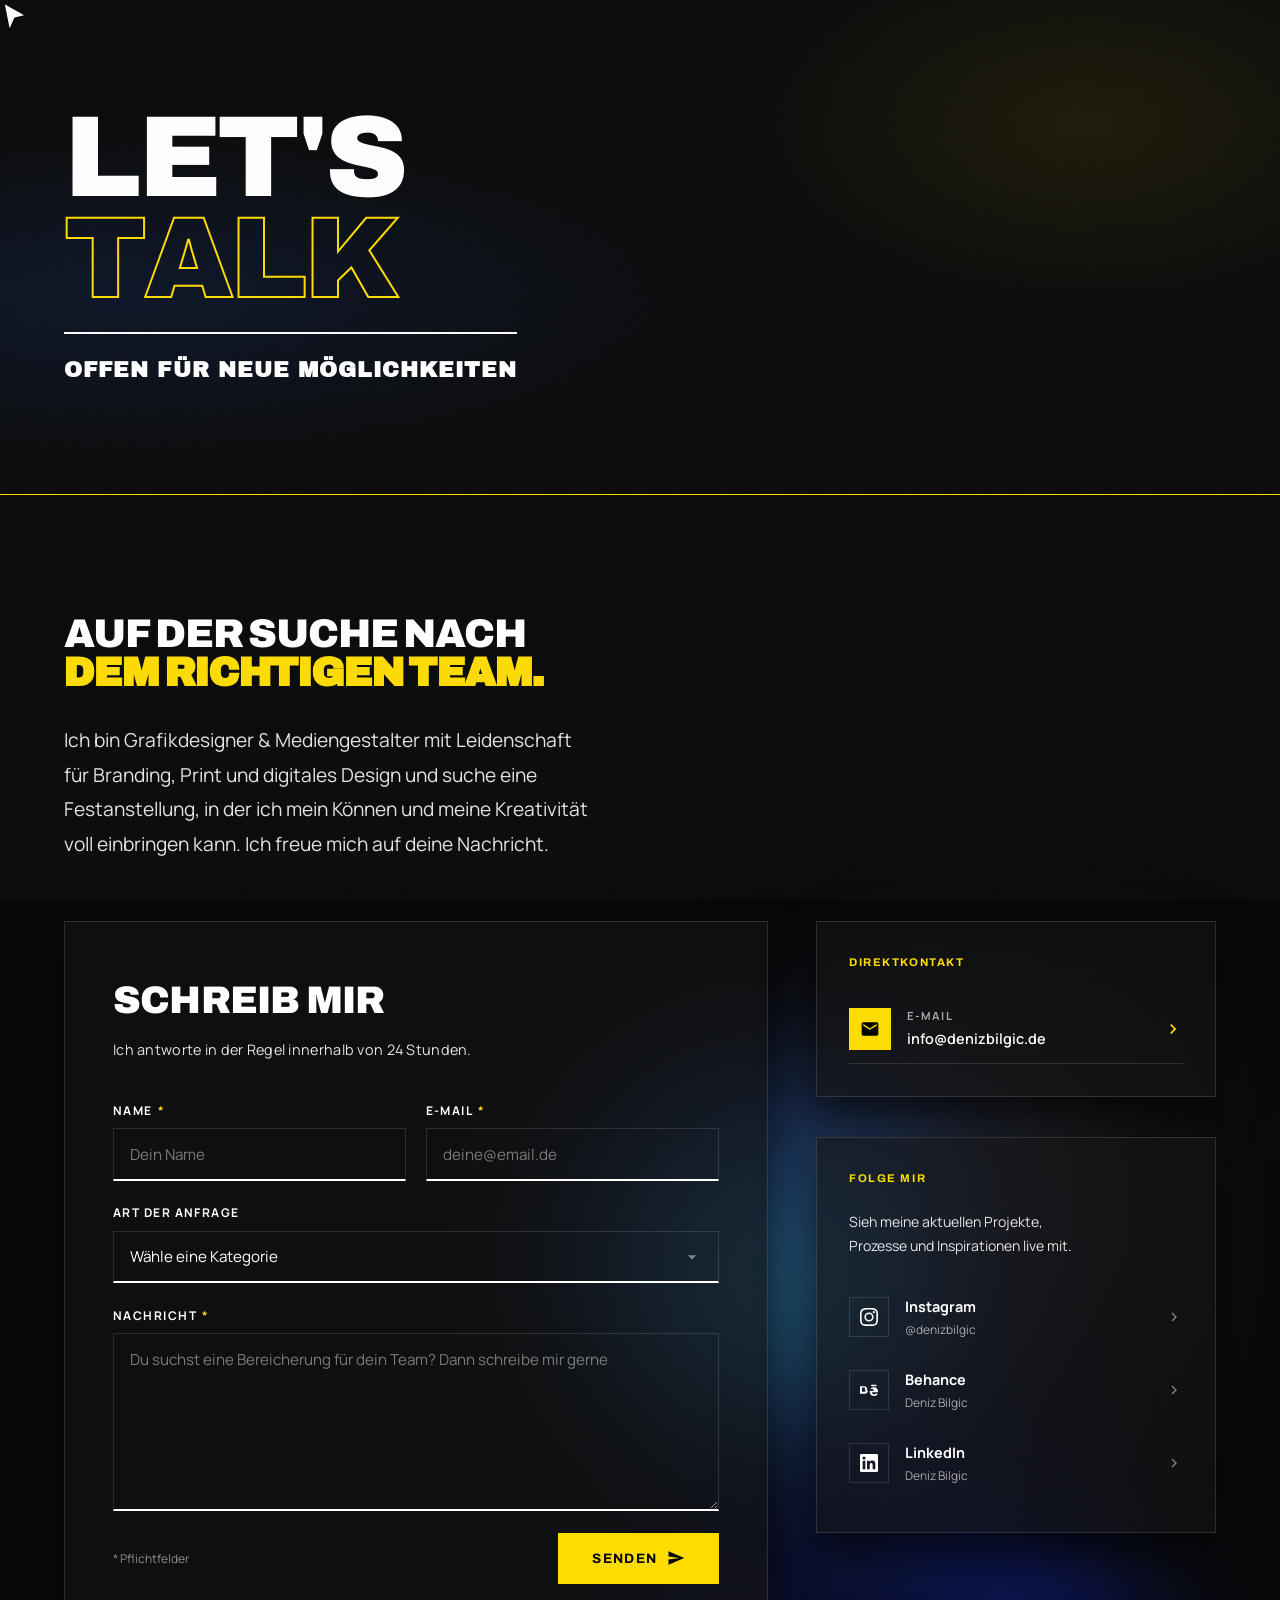
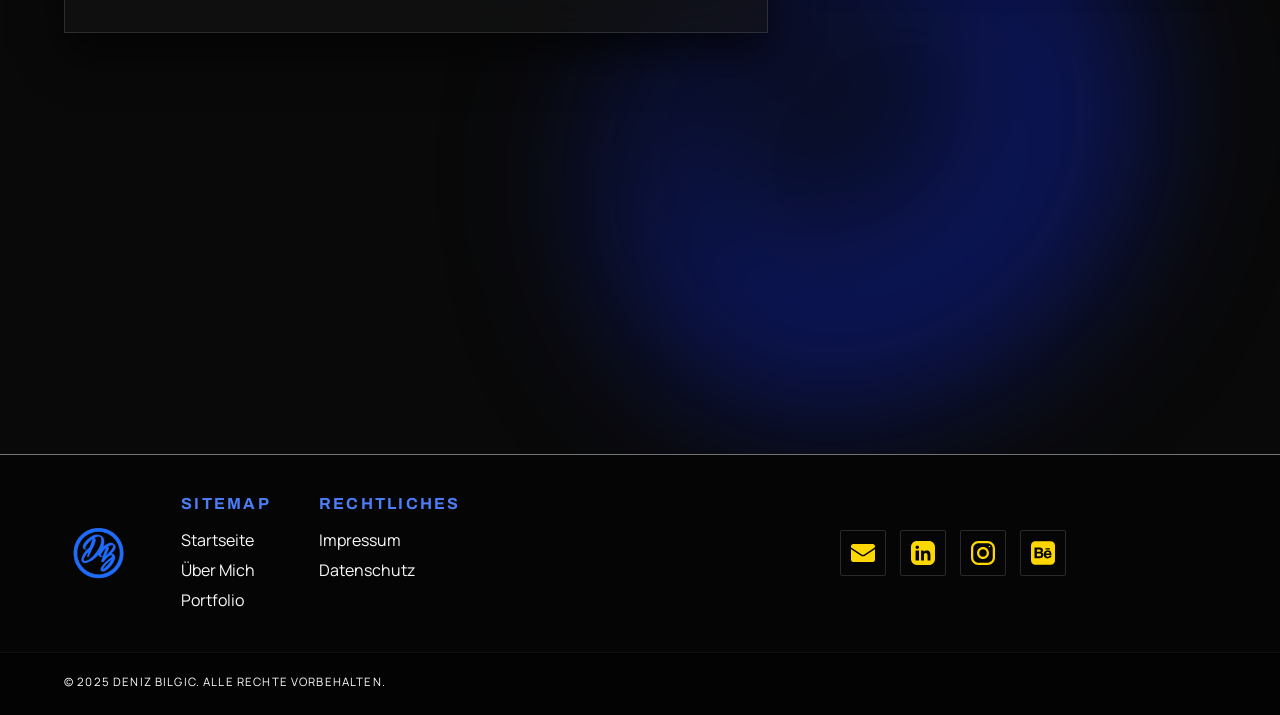
<file: contact.html>
<!DOCTYPE html>
<html lang="de">
<head>
    <meta charset="UTF-8">
    <meta name="viewport" content="width=device-width, initial-scale=1.0">
    <meta name="theme-color" content="#0a0a0f" media="(prefers-color-scheme: dark)">
    <meta name="theme-color" content="#f5f5f0" media="(prefers-color-scheme: light)">
    <title>Deniz Bilgic | Kontakt</title>
<link rel="icon" type="image/png" href="/favicon/favicon-96x96.png" sizes="96x96">
<link rel="icon" type="image/svg+xml" href="/favicon/favicon.svg">
<link rel="shortcut icon" href="/favicon/favicon.ico">
<link rel="apple-touch-icon" sizes="180x180" href="/favicon/apple-touch-icon.png">
<meta name="apple-mobile-web-app-title" content="Deniz Bilgic">
<link rel="manifest" href="/favicon/site.webmanifest">
    <meta name="description" content="Kontaktiere Deniz Bilgic">
    <link rel="stylesheet" href="/css/shared.css"> 
    <link rel="stylesheet" href="/css/brand.css">
    <link rel="stylesheet" href="/css/contact.css">
</head>
<body data-theme="dark"><script>var t=localStorage.getItem("theme");if(t)document.body.setAttribute("data-theme",t);</script>

    <!-- Noise Overlay -->
    <div class="noise" aria-hidden="true"></div>

    <!-- Custom Cursor -->
    <div class="cursor" aria-hidden="true"></div>

    <!-- Back to Top -->
    <a href="#hero" class="back-to-top hover-target" aria-label="Nach oben scrollen">&#8593;</a>

    <!-- Hauptnavigation -->
    <nav id="navbar" role="navigation" aria-label="Hauptnavigation">
        <a href="index.html" class="logo hover-target" aria-label="Startseite – Deniz Bilgic">
            <img src="/assets/images/logo/db_logo_blau.webp" alt="Deniz Bilgic Logo" class="logo-img logo-img--default" loading="lazy"><img src="/assets/images/logo/db_logo_gelb.webp" alt="" class="logo-img logo-img--hover" loading="lazy" aria-hidden="true">
        </a>

        <ul class="nav-links" id="navLinks" role="menubar">
            <li role="none"><a href="index.html#hero" class="hover-target" role="menuitem">Home</a></li>
            <li role="none"><a href="about.html" class="hover-target" role="menuitem">Über Mich</a></li>
            <li role="none"><a href="index.html#portfolio" class="hover-target" role="menuitem">Portfolio</a></li>
            <li role="none">
                <button class="theme-switch hover-target" id="themeBtn" aria-label="Theme wechseln">
                    Dark / Light
                </button>
            </li>
        </ul>

        <button class="hamburger hover-target" id="hamburger" aria-label="Menü öffnen" aria-expanded="false" aria-controls="navLinks">
            <span class="bar"></span>
            <span class="bar"></span>
            <span class="bar"></span>
        </button>
    </nav>

    <!-- Hero Section -->
    <section id="hero" aria-labelledby="hero-title-contact">
        <div class="contact-hero-bg" aria-hidden="true"></div>
        <div class="hero-content">
            <h1 class="hero-title" id="hero-title-contact">
                <span class="title-solid">Let's</span>
                <span class="title-outline">Talk</span>
            </h1>
            <hr class="hero-divider" aria-hidden="true">
            <p class="hero-desc">OFFEN FÜR NEUE MÖGLICHKEITEN</p>
        </div>
    </section>

    <!-- Hauptinhalt -->
    <main id="mainblob">
        <div class="main-blobs" aria-hidden="true">
            <div class="blob blob--1"></div>
            <div class="blob blob--2"></div>
            <div class="blob blob--3"></div>
        </div>

        <!-- Kontakt Intro -->
        <section id="contact-intro" aria-labelledby="contact-intro-heading">
            <div class="contact-intro-inner reveal">
                <h2 id="contact-intro-heading" class="contact-headline">
                    <span class="headline-line">Auf der Suche nach</span>
                    <span class="headline-line accent-line">dem richtigen Team.</span>
                </h2>
                <p class="contact-lead">
                    Ich bin Grafikdesigner & Mediengestalter mit Leidenschaft für Branding, Print und digitales Design und suche eine Festanstellung, in der ich mein Können und meine Kreativität voll einbringen kann. Ich freue mich auf deine Nachricht.
                </p>
            </div>
        </section>

        <!-- Kontaktbereich: Formular + Social -->
        <section id="contact-main" aria-labelledby="contact-form-heading">

            <div class="contact-layout">

                <!-- Kontaktformular -->
                <article class="contact-form-wrapper glass-card reveal delay-1" aria-label="Kontaktformular">
                    <h2 id="contact-form-heading" class="form-section-title">Schreib mir</h2>
                    <p class="form-section-sub">Ich antworte in der Regel innerhalb von 24 Stunden.</p>

                    <!-- Netlify hidden form für JS-Rendering-Fallback -->
                    <form name="contact" netlify netlify-honeypot="bot-field" hidden aria-hidden="true">
                        <input type="text" name="name">
                        <input type="email" name="email">
                        <select name="anfrage">
                            <option value="jobangebot">Job-Angebot</option>
                            <option value="vorstellungsgespraech">Vorstellungsgespräch</option>
                            <option value="sonstiges">Sonstiges</option>
                        </select>
                        <textarea name="nachricht"></textarea>
                    </form>

                    <form
                        id="contact-form"
                        name="contact"
                        method="POST"
                        data-netlify="true"
                        netlify-honeypot="bot-field"
                        novalidate
                        aria-label="Kontaktformular"
                    >
                        <input type="hidden" name="form-name" value="contact">

                        <!-- Honeypot -->
                        <div class="visually-hidden" aria-hidden="true">
                            <label>Nicht ausfüllen: <input name="bot-field" tabindex="-1" autocomplete="off"></label>
                        </div>

                        <div class="form-row">
                            <div class="form-group">
                                <label for="name" class="form-label">Name <span aria-hidden="true">*</span></label>
                                <input
                                    type="text"
                                    id="name"
                                    name="name"
                                    class="form-input hover-target"
                                    placeholder="Dein Name"
                                    required
                                    aria-required="true"
                                    autocomplete="name"
                                >
                            </div>
                            <div class="form-group">
                                <label for="email" class="form-label">E-Mail <span aria-hidden="true">*</span></label>
                                <input
                                    type="email"
                                    id="email"
                                    name="email"
                                    class="form-input hover-target"
                                    placeholder="deine@email.de"
                                    required
                                    aria-required="true"
                                    autocomplete="email"
                                >
                            </div>
                        </div>

                        <div class="form-group">
                            <label for="anfrage" class="form-label">Art der Anfrage</label>
                            <select
                                id="anfrage"
                                name="anfrage"
                                class="form-input form-select hover-target"
                                aria-label="Art der Anfrage auswählen"
                            >
                                <option value="" disabled selected>Wähle eine Kategorie</option>
                                <option value="jobangebot">Job-Angebot</option>
                                <option value="vorstellungsgespraech">Vorstellungsgespräch</option>
                                <option value="sonstiges">Sonstiges</option>
                            </select>
                        </div>

                        <div class="form-group">
                            <label for="nachricht" class="form-label">Nachricht <span aria-hidden="true">*</span></label>
                            <textarea
                                id="nachricht"
                                name="nachricht"
                                class="form-input form-textarea hover-target"
                                placeholder="Du suchst eine Bereicherung für dein Team? Dann schreibe mir gerne"
                                rows="6"
                                required
                                aria-required="true"
                            ></textarea>
                        </div>

                        <div class="form-footer">
                            <p class="form-required-note"><span aria-hidden="true">*</span> Pflichtfelder</p>
                            <button type="submit" class="form-submit hover-target" aria-label="Nachricht absenden">
                                <span class="submit-text">Senden</span>
                                <svg class="submit-icon" viewBox="0 0 24 24" aria-hidden="true" focusable="false">
                                    <path d="M2.01 21L23 12 2.01 3 2 10l15 2-15 2z"/>
                                </svg>
                            </button>
                        </div>

                        <div id="form-success" class="form-success" role="alert" aria-live="polite" hidden>
                            <svg viewBox="0 0 24 24" aria-hidden="true" focusable="false"><path d="M9 16.17L4.83 12l-1.42 1.41L9 19 21 7l-1.41-1.41L9 16.17z"/></svg>
                            Danke! Deine Nachricht ist angekommen. Ich melde mich bald.
                        </div>
                    </form>
                </article>

                <!-- Social & Direktkontakt -->
                <aside class="contact-sidebar reveal delay-2" aria-label="Direktkontakt und Social Media">

                    <div class="sidebar-block">
                        <h3 class="sidebar-title">Direktkontakt</h3>
                        <a href="mailto:info@denizbilgic.de" class="contact-link-item hover-target" aria-label="E-Mail an info@denizbilgic.de senden">
                            <figure class="contact-icon-wrap" aria-hidden="true">
                                <svg viewBox="0 0 24 24" aria-hidden="true" focusable="false">
                                    <path d="M20 4H4c-1.1 0-1.99.9-1.99 2L2 18c0 1.1.9 2 2 2h16c1.1 0 2-.9 2-2V6c0-1.1-.9-2-2-2zm0 4l-8 5-8-5V6l8 5 8-5v2z"/>
                                </svg>
                            </figure>
                            <div class="contact-link-text">
                                <span class="contact-link-label">E-Mail</span>
                                <span class="contact-link-value">info@denizbilgic.de</span>
                            </div>
                            <svg class="contact-link-arrow" viewBox="0 0 24 24" aria-hidden="true" focusable="false">
                                <path d="M8.59 16.59L13.17 12 8.59 7.41 10 6l6 6-6 6z"/>
                            </svg>
                        </a>
                    </div>

                    <div class="sidebar-block">
                        <h3 class="sidebar-title">Folge mir</h3>
                        <p class="sidebar-desc">Sieh meine aktuellen Projekte, Prozesse und Inspirationen live mit.</p>

                        <ul class="social-list" role="list">
                            <li>
                                <a href="https://www.instagram.com/" class="social-item hover-target" target="_blank" rel="noopener noreferrer" aria-label="Instagram Profil von Deniz Bilgic öffnen">
                                    <figure class="social-icon-wrap" aria-hidden="true">
                                        <svg viewBox="0 0 24 24" aria-hidden="true" focusable="false">
                                            <path d="M12 2.163c3.204 0 3.584.012 4.85.07 3.252.148 4.771 1.691 4.919 4.919.058 1.265.069 1.645.069 4.849 0 3.205-.012 3.584-.069 4.849-.149 3.225-1.664 4.771-4.919 4.919-1.266.058-1.644.07-4.85.07-3.204 0-3.584-.012-4.849-.07-3.26-.149-4.771-1.699-4.919-4.92-.058-1.265-.07-1.644-.07-4.849 0-3.204.013-3.583.07-4.849.149-3.227 1.664-4.771 4.919-4.919 1.266-.057 1.645-.069 4.849-.069zM12 0C8.741 0 8.333.014 7.053.072 2.695.272.273 2.69.073 7.052.014 8.333 0 8.741 0 12c0 3.259.014 3.668.072 4.948.2 4.358 2.618 6.78 6.98 6.98C8.333 23.986 8.741 24 12 24c3.259 0 3.668-.014 4.948-.072 4.354-.2 6.782-2.618 6.979-6.98.059-1.28.073-1.689.073-4.948 0-3.259-.014-3.667-.072-4.947-.196-4.354-2.617-6.78-6.979-6.98C15.668.014 15.259 0 12 0zm0 5.838a6.162 6.162 0 100 12.324 6.162 6.162 0 000-12.324zM12 16a4 4 0 110-8 4 4 0 010 8zm6.406-11.845a1.44 1.44 0 100 2.881 1.44 1.44 0 000-2.881z"/>
                                        </svg>
                                    </figure>
                                    <div class="social-text">
                                        <span class="social-name">Instagram</span>
                                        <span class="social-handle">@denizbilgic</span>
                                    </div>
                                    <svg class="social-arrow" viewBox="0 0 24 24" aria-hidden="true" focusable="false">
                                        <path d="M8.59 16.59L13.17 12 8.59 7.41 10 6l6 6-6 6z"/>
                                    </svg>
                                </a>
                            </li>
                            <li>
                                <a href="https://www.behance.net/" class="social-item hover-target" target="_blank" rel="noopener noreferrer" aria-label="Behance Portfolio von Deniz Bilgic öffnen">
                                    <figure class="social-icon-wrap" aria-hidden="true">
                                        <svg viewBox="0 0 24 24" aria-hidden="true" focusable="false">
                                            <path d="M22 7h-7V5h7v2zm1.726 10c-.442 1.297-2.029 3-5.101 3-3.074 0-5.564-1.729-5.564-5.675 0-3.91 2.325-5.92 5.466-5.92 3.082 0 4.964 1.782 5.375 4.426.078.506.109 1.188.095 2.14H15.97c.13 3.211 3.483 3.312 4.588 2.029zm-5.309-3.503c-.137-2.15-1.494-2.747-2.767-2.747-1.546 0-2.57.851-2.77 2.747h5.537zM7.638 13.074c1.225-.474 1.927-1.321 1.927-2.554C9.565 8.168 7.849 7 5.757 7H0v10h6.109c2.454 0 4.173-1.254 4.173-3.358 0-1.326-.73-2.27-2.644-2.568zm-5.056-4.4h2.682c.861 0 1.537.437 1.537 1.338 0 .981-.717 1.388-1.537 1.388H2.582V8.674zm3.042 5.586H2.582v-2.883h3.17c1.017 0 1.673.503 1.673 1.473 0 .965-.723 1.41-1.801 1.41z"/>
                                        </svg>
                                    </figure>
                                    <div class="social-text">
                                        <span class="social-name">Behance</span>
                                        <span class="social-handle">Deniz Bilgic</span>
                                    </div>
                                    <svg class="social-arrow" viewBox="0 0 24 24" aria-hidden="true" focusable="false">
                                        <path d="M8.59 16.59L13.17 12 8.59 7.41 10 6l6 6-6 6z"/>
                                    </svg>
                                </a>
                            </li>
                            <li>
                                <a href="https://www.linkedin.com/" class="social-item hover-target" target="_blank" rel="noopener noreferrer" aria-label="LinkedIn Profil von Deniz Bilgic öffnen">
                                    <figure class="social-icon-wrap" aria-hidden="true">
                                        <svg viewBox="0 0 24 24" aria-hidden="true" focusable="false">
                                            <path d="M20.447 20.452h-3.554v-5.569c0-1.328-.027-3.037-1.852-3.037-1.853 0-2.136 1.445-2.136 2.939v5.667H9.351V9h3.414v1.561h.046c.477-.9 1.637-1.85 3.37-1.85 3.601 0 4.267 2.37 4.267 5.455v6.286zM5.337 7.433a2.062 2.062 0 01-2.063-2.065 2.064 2.064 0 112.063 2.065zm1.782 13.019H3.555V9h3.564v11.452zM22.225 0H1.771C.792 0 0 .774 0 1.729v20.542C0 23.227.792 24 1.771 24h20.451C23.2 24 24 23.227 24 22.271V1.729C24 .774 23.2 0 22.222 0h.003z"/>
                                        </svg>
                                    </figure>
                                    <div class="social-text">
                                        <span class="social-name">LinkedIn</span>
                                        <span class="social-handle">Deniz Bilgic</span>
                                    </div>
                                    <svg class="social-arrow" viewBox="0 0 24 24" aria-hidden="true" focusable="false">
                                        <path d="M8.59 16.59L13.17 12 8.59 7.41 10 6l6 6-6 6z"/>
                                    </svg>
                                </a>
                            </li>
                        </ul>
                    </div>

                   

                </aside>
            </div>
        </section>

        <section class="section-subnav">
            <!-- Unternavigation -->
            <nav class="nav-grid" aria-label="Weitere Portfolio-Kategorien">
                
                <a href="index.html" class="sub-nav-btn reveal hover-target">
                    <img src="/assets/icons/Icons Blau/home_blau.svg" alt="" class="sub-nav-icon sub-nav-icon--light" width="24" height="24" loading="lazy" aria-hidden="true">
                    <img src="/assets/icons/Icons Gelb/home_gelb.svg" alt="" class="sub-nav-icon sub-nav-icon--dark" width="24" height="24" loading="lazy" aria-hidden="true">
                    <span>Home</span>
                </a>
                <a href="brand.html" class="sub-nav-btn reveal hover-target">
                    <img src="/assets/icons/Icons Blau/branding_blau.svg" alt="" class="sub-nav-icon sub-nav-icon--light" width="24" height="24" loading="lazy" aria-hidden="true">
                    <img src="/assets/icons/Icons Gelb/branding_gelb.svg" alt="" class="sub-nav-icon sub-nav-icon--dark" width="24" height="24" loading="lazy" aria-hidden="true">
                    <span>Brand</span>
                </a>
                <a href="about.html" class="sub-nav-btn reveal hover-target">
                    <img src="/assets/icons/Icons Blau/aboutme.svg" alt="" class="sub-nav-icon sub-nav-icon--light" width="24" height="24" loading="lazy" aria-hidden="true">
                    <img src="/assets/icons/Icons Gelb/aboutme.svg" alt="" class="sub-nav-icon sub-nav-icon--dark" width="24" height="24" loading="lazy" aria-hidden="true">
                    <span>Über mich</span>
                </a>
              <a href="print.html" class="sub-nav-btn reveal hover-target">
                    <img src="/assets/icons/Icons Blau/print_blau.svg" alt="" class="sub-nav-icon sub-nav-icon--light" width="24" height="24" loading="lazy" aria-hidden="true">
                    <img src="/assets/icons/Icons Gelb/print_gelb.svg" alt="" class="sub-nav-icon sub-nav-icon--dark" width="24" height="24" loading="lazy" aria-hidden="true">
                    <span>Print</span>
                </a>
            </nav>
        </section>

    </main>

    <!-- Footer -->
    <footer id="footer" role="contentinfo">

        <div class="footer-main">
            <figure class="footer-logo">
                <img src="/assets/images/logo/db_logo_blau.webp" alt="Deniz Bilgic Logo" class="footer-logo-img footer-logo-img--default" loading="lazy">
                <img src="/assets/images/logo/db_logo_gelb.webp" alt="" class="footer-logo-img footer-logo-img--hover" loading="lazy" aria-hidden="true">
            </figure>

            <div class="footer-cols">
                <div class="footer-col">
                    <h4>Sitemap</h4>
                    <ul>
                        <li><a href="index.html#hero" class="hover-target">Startseite</a></li>
                        <li><a href="about.html" class="hover-target">Über Mich</a></li>
                        <li><a href="index.html#portfolio" class="hover-target">Portfolio</a></li>
                    </ul>
                </div>

                <div class="footer-col">
                    <h4>Rechtliches</h4>
                    <ul>
                        <li><a href="impressum.html" class="hover-target">Impressum</a></li>
                        <li><a href="datenschutz.html" class="hover-target">Datenschutz</a></li>
                    </ul>
                </div>
            </div>

            <nav class="footer-socials" aria-label="Social Media Links">
                <a href="mailto:info@denizbilgic.de" class="footer-social-link hover-target" aria-label="E-Mail an Deniz Bilgic senden" target="_blank" rel="noopener noreferrer" data-tooltip="E-Mail">
                    <img src="/assets/icons/Icons Gelb/email_gelb.svg" alt="" aria-hidden="true" width="24" height="24" loading="lazy">
                </a>
                <a href="https://de.linkedin.com/in/deniz-bilgic-b562ab386" class="footer-social-link hover-target" aria-label="LinkedIn Profil von Deniz Bilgic öffnen" target="_blank" rel="noopener noreferrer" data-tooltip="LinkedIn">
                    <img src="/assets/icons/Icons Gelb/linkedin_gelb.svg" alt="" aria-hidden="true" width="24" height="24" loading="lazy">
                </a>
                <a href="https://www.instagram.com/den.bil.art" class="footer-social-link hover-target" aria-label="Instagram Profil von Deniz Bilgic öffnen" target="_blank" rel="noopener noreferrer" data-tooltip="Instagram">
                    <img src="/assets/icons/Icons Gelb/instagram_gelb.svg" alt="" aria-hidden="true" width="24" height="24" loading="lazy">
                </a>
                <a href="https://www.behance.net/denizbilgic1" class="footer-social-link hover-target" aria-label="Behance Profil von Deniz Bilgic öffnen" target="_blank" rel="noopener noreferrer" data-tooltip="Behance">
                    <img src="/assets/icons/Icons Gelb/behance_gelb.svg" alt="" aria-hidden="true" width="24" height="24" loading="lazy">
                </a>
            </nav>
        </div>

        <div class="footer-bottom">
            <span>&copy; 2025 Deniz Bilgic. Alle Rechte vorbehalten.</span>
        </div>

    </footer>



    <script src="/js/contact.js"></script>
    <script src="/js/shared.js"></script>

</body>
</html>
</file>
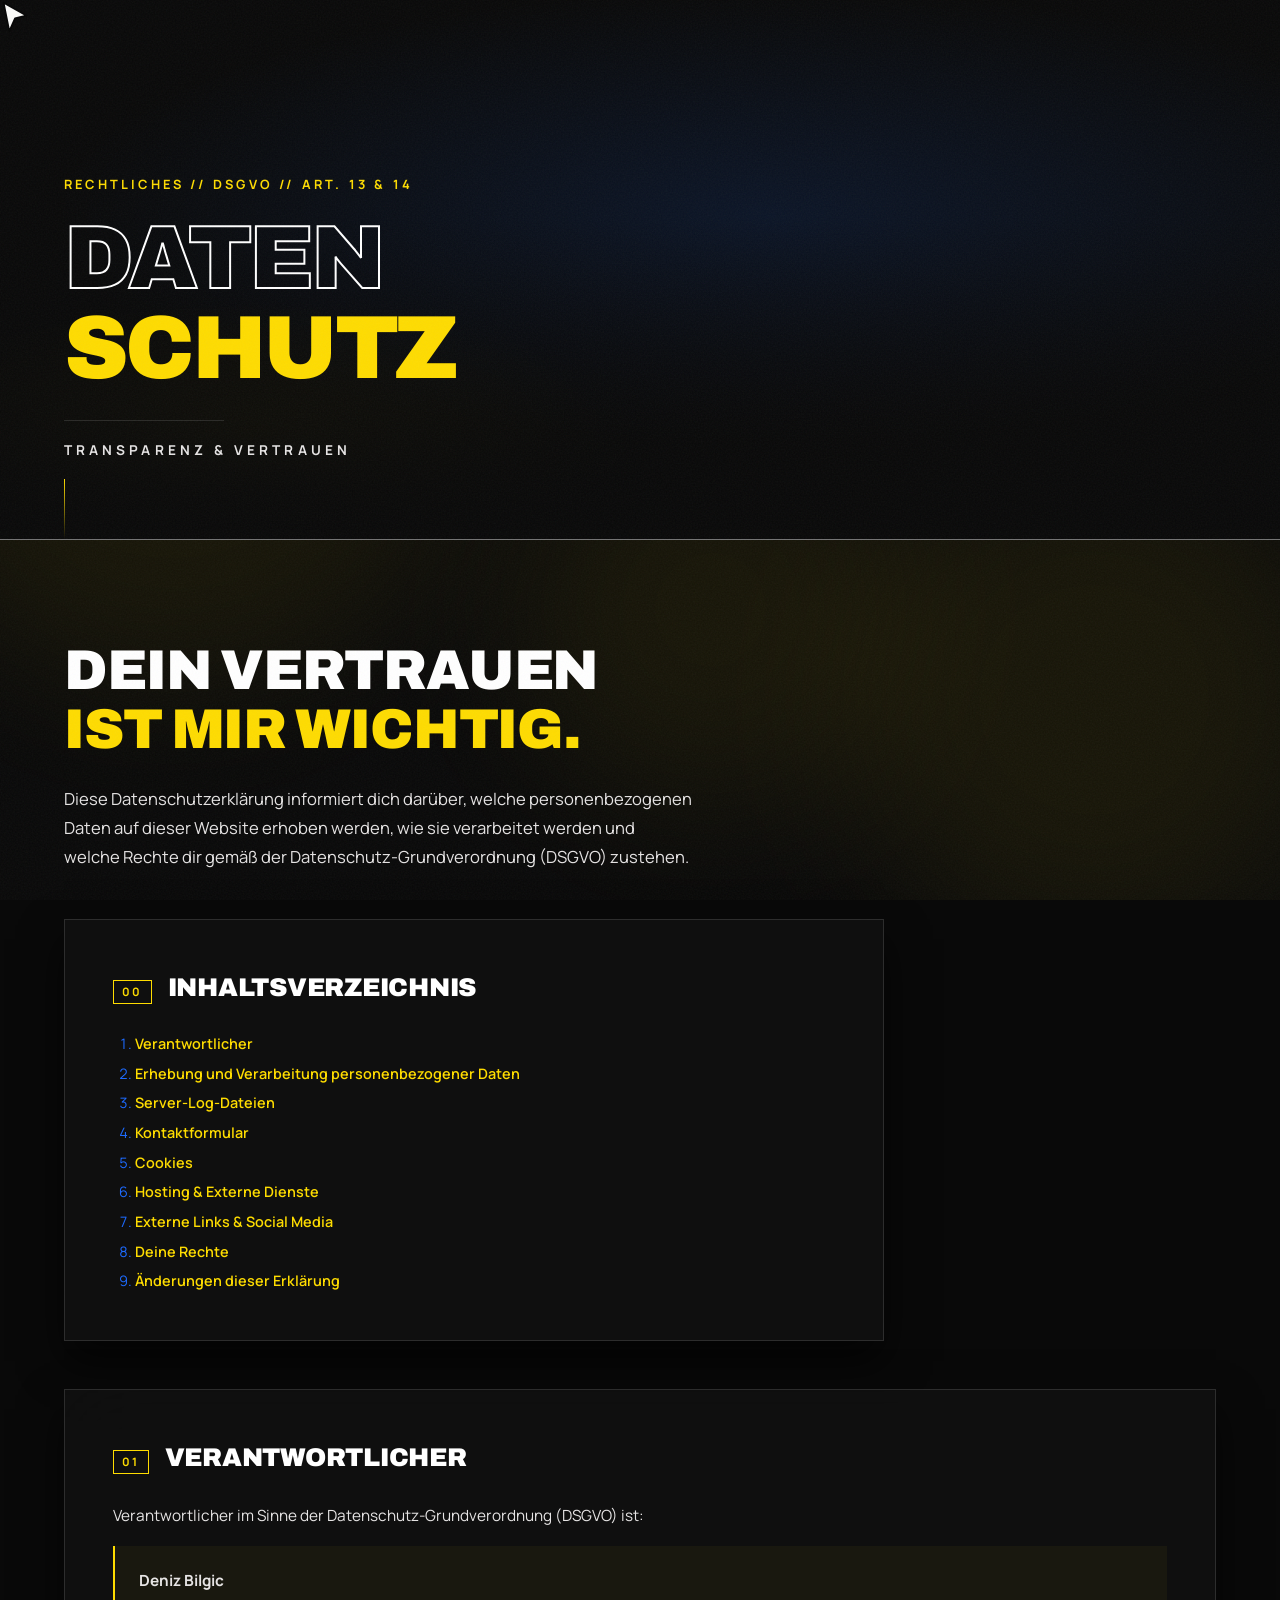
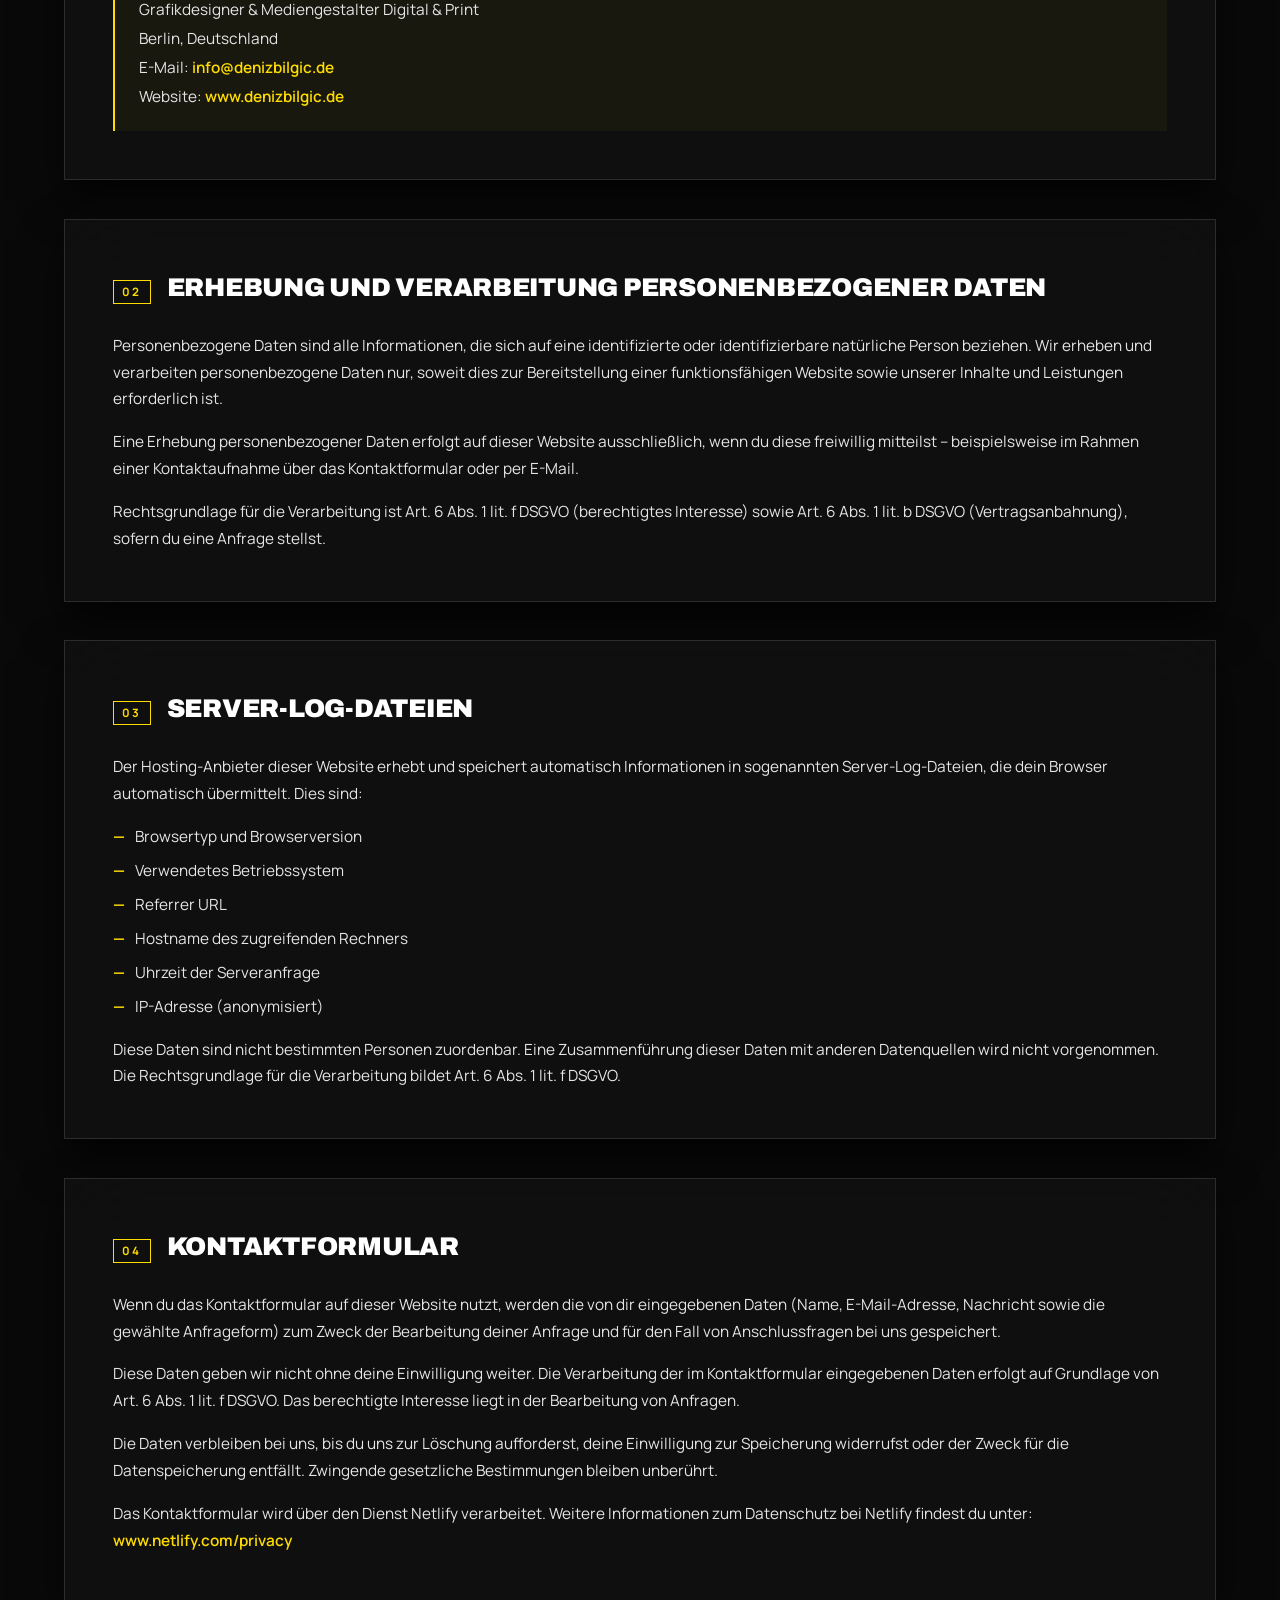
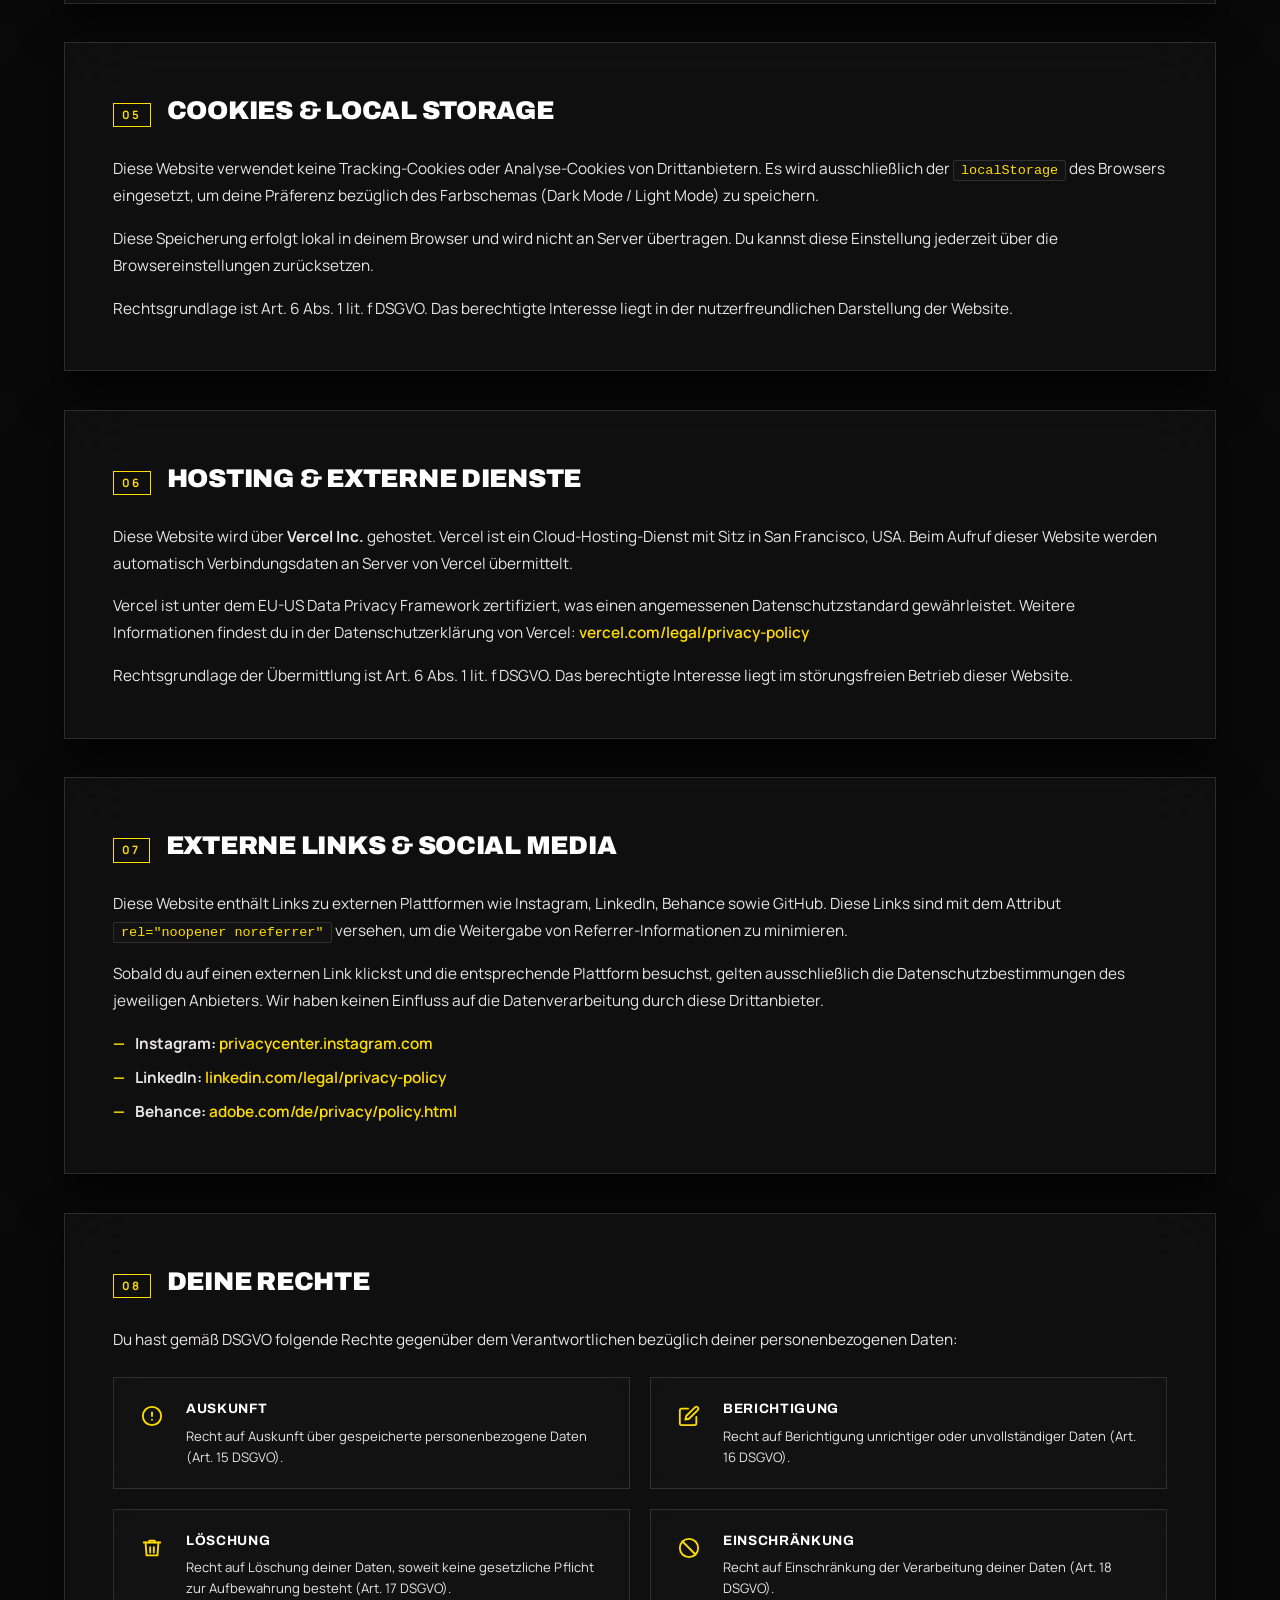
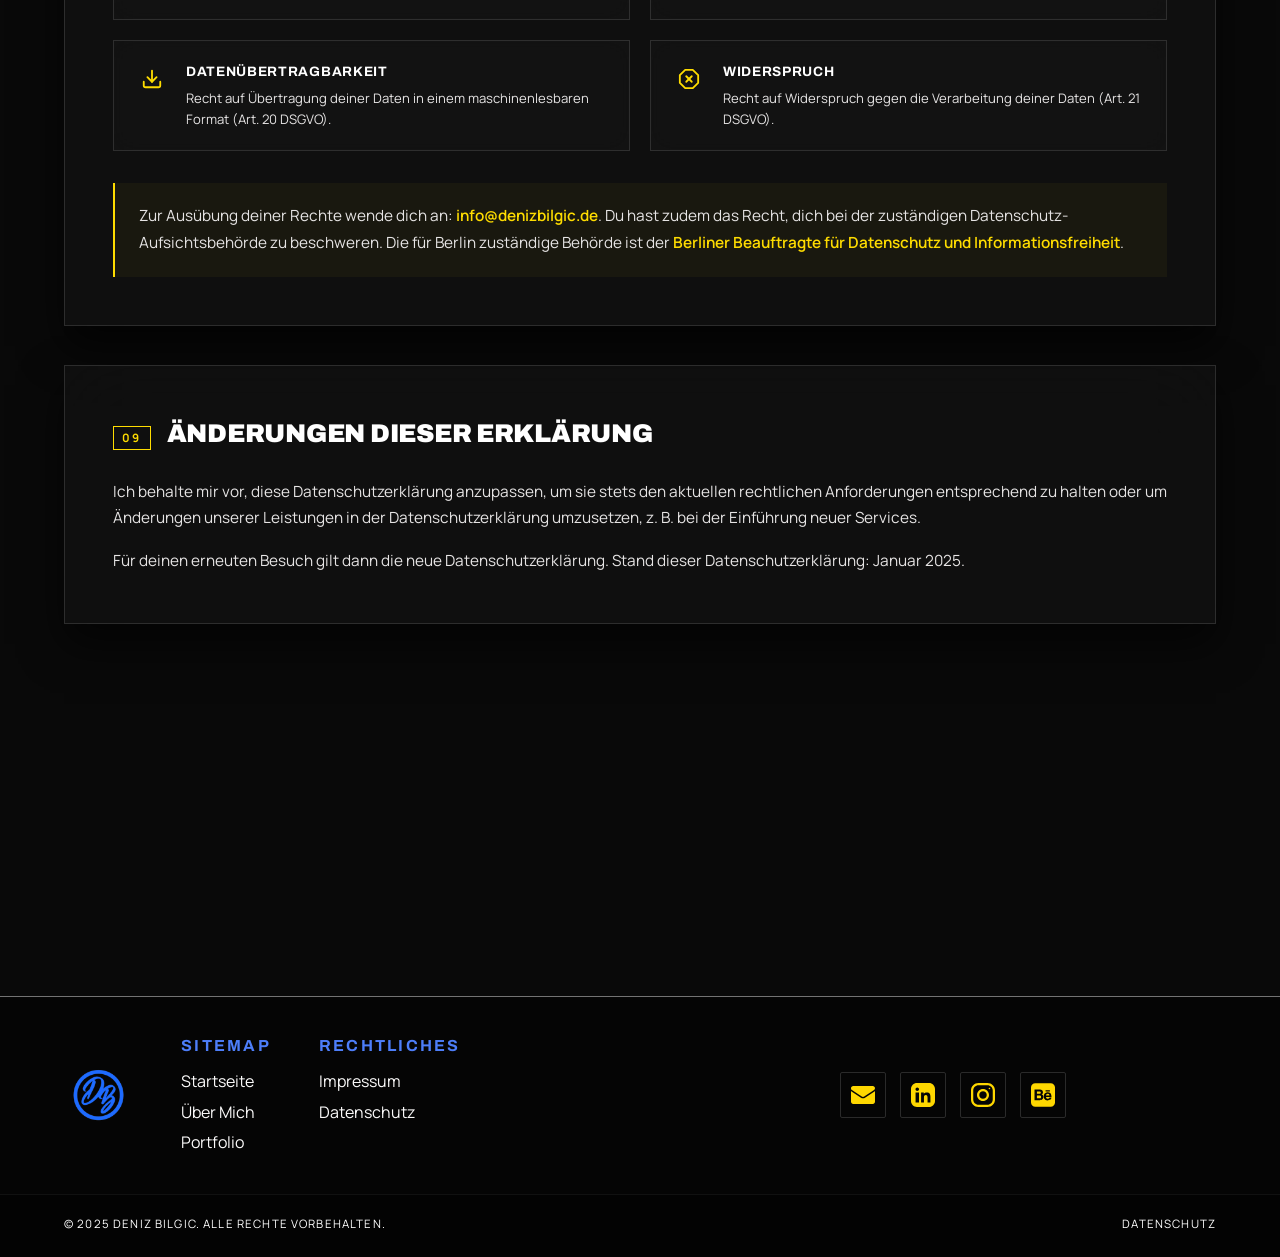
<file: datenschutz.html>
<!DOCTYPE html>
<html lang="de">
<head>
    <meta charset="UTF-8">
    <meta name="viewport" content="width=device-width, initial-scale=1.0">
    <meta name="theme-color" content="#0a0a0f" media="(prefers-color-scheme: dark)">
    <meta name="theme-color" content="#f5f5f0" media="(prefers-color-scheme: light)">
    <title>Deniz Bilgic | Datenschutz</title>
    <link rel="icon" type="image/png" href="/favicon/favicon-96x96.png" sizes="96x96">
    <link rel="icon" type="image/svg+xml" href="/favicon/favicon.svg">
    <link rel="shortcut icon" href="/favicon/favicon.ico">
    <link rel="apple-touch-icon" sizes="180x180" href="/favicon/apple-touch-icon.png">
    <meta name="apple-mobile-web-app-title" content="Deniz Bilgic">
    <link rel="manifest" href="/favicon/site.webmanifest">
    <meta name="description" content="Datenschutzerklärung von Deniz Bilgic – Informationen zur Verarbeitung personenbezogener Daten gemäß DSGVO.">
    <link rel="stylesheet" href="/css/shared.css">
    <link rel="stylesheet" href="/css/datenschutz.css">
</head>
<body data-theme="dark"><script>var t=localStorage.getItem("theme");if(t)document.body.setAttribute("data-theme",t);</script>

    <!-- Noise Overlay -->
    <div class="noise" aria-hidden="true"></div>

    <!-- Custom Cursor -->
    <div class="cursor" aria-hidden="true"></div>

    <!-- Back to Top -->
    <a href="#hero" class="back-to-top hover-target" aria-label="Nach oben scrollen">&#8593;</a>

    <!-- Hauptnavigation -->
    <nav id="navbar" role="navigation" aria-label="Hauptnavigation">
        <a href="index.html" class="logo hover-target" aria-label="Startseite – Deniz Bilgic">
            <img src="/assets/images/logo/db_logo_blau.webp" alt="Deniz Bilgic Logo" class="logo-img logo-img--default" loading="lazy">
            <img src="/assets/images/logo/db_logo_gelb.webp" alt="" class="logo-img logo-img--hover" loading="lazy" aria-hidden="true">
        </a>

        <ul class="nav-links" id="navLinks" role="menubar">
            <li role="none"><a href="index.html#hero" class="hover-target" role="menuitem">Home</a></li>
            <li role="none"><a href="about.html" class="hover-target" role="menuitem">Über Mich</a></li>
            <li role="none"><a href="index.html#portfolio" class="hover-target" role="menuitem">Portfolio</a></li>
            <li role="none">
                <button class="theme-switch hover-target" id="themeBtn" aria-label="Theme wechseln">
                    Dark / Light
                </button>
            </li>
        </ul>

        <button class="hamburger hover-target" id="hamburger" aria-label="Menü öffnen" aria-expanded="false" aria-controls="navLinks">
            <span class="bar"></span>
            <span class="bar"></span>
            <span class="bar"></span>
        </button>
    </nav>

    <!-- Hero Section -->
    <section id="hero" aria-labelledby="hero-title-datenschutz">
        <div class="ds-hero-bg" aria-hidden="true"></div>
        <div class="ds-hero-overlay" aria-hidden="true"></div>
        <div class="ds-hero-content">
            <p class="ds-hero-meta reveal active" aria-hidden="true">RECHTLICHES // DSGVO // ART. 13 &amp; 14</p>
            <h1 id="hero-title-datenschutz" class="ds-hero-title">
                <span class="ds-title-outline reveal active delay-1">DATEN</span>
                <span class="ds-title-solid reveal active delay-2">SCHUTZ</span>
            </h1>
            <hr class="ds-hero-divider reveal active delay-3" aria-hidden="true">
            <p class="ds-hero-sub reveal active delay-3">TRANSPARENZ &amp; VERTRAUEN</p>
        </div>
        <div class="ds-scroll-line" aria-hidden="true"></div>
    </section>

    <!-- Hauptinhalt -->
    <main id="ds-main">
        <div class="ds-blobs" aria-hidden="true">
            <div class="blob blob--1"></div>
            <div class="blob blob--2"></div>
            <div class="blob blob--3"></div>
        </div>

        <!-- Intro -->
        <section id="ds-intro" aria-labelledby="ds-intro-heading">
            <div class="ds-intro-inner reveal">
                <h2 id="ds-intro-heading" class="ds-section-headline">
                    <span class="ds-headline-line">Dein Vertrauen</span>
                    <span class="ds-headline-line ds-accent-line">ist mir wichtig.</span>
                </h2>
                <p class="ds-lead">
                    Diese Datenschutzerklärung informiert dich darüber, welche personenbezogenen Daten auf dieser Website erhoben werden, wie sie verarbeitet werden und welche Rechte dir gemäß der Datenschutz-Grundverordnung (DSGVO) zustehen.
                </p>
            </div>
        </section>

        <!-- Inhaltsverzeichnis -->
        <section id="ds-toc" aria-labelledby="ds-toc-heading">
            <article class="glass-card ds-toc-card reveal delay-1">
                <h2 id="ds-toc-heading" class="ds-card-title">
                    <span class="ds-card-number" aria-hidden="true">00</span>
                    Inhaltsverzeichnis
                </h2>
                <nav aria-label="Inhaltsverzeichnis Datenschutz">
                    <ol class="ds-toc-list">
                        <li><a href="#ds-verantwortlicher" class="hover-target ds-toc-link">Verantwortlicher</a></li>
                        <li><a href="#ds-erhebung" class="hover-target ds-toc-link">Erhebung und Verarbeitung personenbezogener Daten</a></li>
                        <li><a href="#ds-server" class="hover-target ds-toc-link">Server-Log-Dateien</a></li>
                        <li><a href="#ds-kontaktformular" class="hover-target ds-toc-link">Kontaktformular</a></li>
                        <li><a href="#ds-cookies" class="hover-target ds-toc-link">Cookies</a></li>
                        <li><a href="#ds-hosting" class="hover-target ds-toc-link">Hosting &amp; Externe Dienste</a></li>
                        <li><a href="#ds-social" class="hover-target ds-toc-link">Externe Links &amp; Social Media</a></li>
                        <li><a href="#ds-rechte" class="hover-target ds-toc-link">Deine Rechte</a></li>
                        <li><a href="#ds-aenderungen" class="hover-target ds-toc-link">Änderungen dieser Erklärung</a></li>
                    </ol>
                </nav>
            </article>
        </section>

        <!-- Datenschutz Abschnitte -->
        <section id="ds-sections" aria-label="Datenschutzerklärung Abschnitte">

            <!-- 1. Verantwortlicher -->
            <article class="glass-card ds-article reveal delay-1" id="ds-verantwortlicher" aria-labelledby="ds-heading-1">
                <h2 id="ds-heading-1" class="ds-card-title">
                    <span class="ds-card-number" aria-hidden="true">01</span>
                    Verantwortlicher
                </h2>
                <div class="ds-article-body">
                    <p>Verantwortlicher im Sinne der Datenschutz-Grundverordnung (DSGVO) ist:</p>
                    <address class="ds-address">
                        <strong>Deniz Bilgic</strong><br>
                        Grafikdesigner &amp; Mediengestalter Digital &amp; Print<br>
                        Berlin, Deutschland<br>
                        E-Mail: <a href="mailto:info@denizbilgic.de" class="hover-target ds-inline-link">info@denizbilgic.de</a><br>
                        Website: <a href="https://www.denizbilgic.de" class="hover-target ds-inline-link" target="_blank" rel="noopener noreferrer">www.denizbilgic.de</a>
                    </address>
                </div>
            </article>

            <!-- 2. Erhebung -->
            <article class="glass-card ds-article reveal delay-2" id="ds-erhebung" aria-labelledby="ds-heading-2">
                <h2 id="ds-heading-2" class="ds-card-title">
                    <span class="ds-card-number" aria-hidden="true">02</span>
                    Erhebung und Verarbeitung personenbezogener Daten
                </h2>
                <div class="ds-article-body">
                    <p>
                        Personenbezogene Daten sind alle Informationen, die sich auf eine identifizierte oder identifizierbare natürliche Person beziehen. Wir erheben und verarbeiten personenbezogene Daten nur, soweit dies zur Bereitstellung einer funktionsfähigen Website sowie unserer Inhalte und Leistungen erforderlich ist.
                    </p>
                    <p>
                        Eine Erhebung personenbezogener Daten erfolgt auf dieser Website ausschließlich, wenn du diese freiwillig mitteilst – beispielsweise im Rahmen einer Kontaktaufnahme über das Kontaktformular oder per E-Mail.
                    </p>
                    <p>
                        Rechtsgrundlage für die Verarbeitung ist Art. 6 Abs. 1 lit. f DSGVO (berechtigtes Interesse) sowie Art. 6 Abs. 1 lit. b DSGVO (Vertragsanbahnung), sofern du eine Anfrage stellst.
                    </p>
                </div>
            </article>

            <!-- 3. Server-Log-Dateien -->
            <article class="glass-card ds-article reveal delay-1" id="ds-server" aria-labelledby="ds-heading-3">
                <h2 id="ds-heading-3" class="ds-card-title">
                    <span class="ds-card-number" aria-hidden="true">03</span>
                    Server-Log-Dateien
                </h2>
                <div class="ds-article-body">
                    <p>
                        Der Hosting-Anbieter dieser Website erhebt und speichert automatisch Informationen in sogenannten Server-Log-Dateien, die dein Browser automatisch übermittelt. Dies sind:
                    </p>
                    <ul class="ds-list" role="list">
                        <li role="listitem">Browsertyp und Browserversion</li>
                        <li role="listitem">Verwendetes Betriebssystem</li>
                        <li role="listitem">Referrer URL</li>
                        <li role="listitem">Hostname des zugreifenden Rechners</li>
                        <li role="listitem">Uhrzeit der Serveranfrage</li>
                        <li role="listitem">IP-Adresse (anonymisiert)</li>
                    </ul>
                    <p>
                        Diese Daten sind nicht bestimmten Personen zuordenbar. Eine Zusammenführung dieser Daten mit anderen Datenquellen wird nicht vorgenommen. Die Rechtsgrundlage für die Verarbeitung bildet Art. 6 Abs. 1 lit. f DSGVO.
                    </p>
                </div>
            </article>

            <!-- 4. Kontaktformular -->
            <article class="glass-card ds-article reveal delay-2" id="ds-kontaktformular" aria-labelledby="ds-heading-4">
                <h2 id="ds-heading-4" class="ds-card-title">
                    <span class="ds-card-number" aria-hidden="true">04</span>
                    Kontaktformular
                </h2>
                <div class="ds-article-body">
                    <p>
                        Wenn du das Kontaktformular auf dieser Website nutzt, werden die von dir eingegebenen Daten (Name, E-Mail-Adresse, Nachricht sowie die gewählte Anfrageform) zum Zweck der Bearbeitung deiner Anfrage und für den Fall von Anschlussfragen bei uns gespeichert.
                    </p>
                    <p>
                        Diese Daten geben wir nicht ohne deine Einwilligung weiter. Die Verarbeitung der im Kontaktformular eingegebenen Daten erfolgt auf Grundlage von Art. 6 Abs. 1 lit. f DSGVO. Das berechtigte Interesse liegt in der Bearbeitung von Anfragen.
                    </p>
                    <p>
                        Die Daten verbleiben bei uns, bis du uns zur Löschung aufforderst, deine Einwilligung zur Speicherung widerrufst oder der Zweck für die Datenspeicherung entfällt. Zwingende gesetzliche Bestimmungen bleiben unberührt.
                    </p>
                    <p>
                        Das Kontaktformular wird über den Dienst Netlify verarbeitet. Weitere Informationen zum Datenschutz bei Netlify findest du unter: <a href="https://www.netlify.com/privacy/" class="hover-target ds-inline-link" target="_blank" rel="noopener noreferrer">www.netlify.com/privacy</a>
                    </p>
                </div>
            </article>

            <!-- 5. Cookies -->
            <article class="glass-card ds-article reveal delay-1" id="ds-cookies" aria-labelledby="ds-heading-5">
                <h2 id="ds-heading-5" class="ds-card-title">
                    <span class="ds-card-number" aria-hidden="true">05</span>
                    Cookies &amp; Local Storage
                </h2>
                <div class="ds-article-body">
                    <p>
                        Diese Website verwendet keine Tracking-Cookies oder Analyse-Cookies von Drittanbietern. Es wird ausschließlich der <code class="ds-code">localStorage</code> des Browsers eingesetzt, um deine Präferenz bezüglich des Farbschemas (Dark Mode / Light Mode) zu speichern.
                    </p>
                    <p>
                        Diese Speicherung erfolgt lokal in deinem Browser und wird nicht an Server übertragen. Du kannst diese Einstellung jederzeit über die Browsereinstellungen zurücksetzen.
                    </p>
                    <p>
                        Rechtsgrundlage ist Art. 6 Abs. 1 lit. f DSGVO. Das berechtigte Interesse liegt in der nutzerfreundlichen Darstellung der Website.
                    </p>
                </div>
            </article>

            <!-- 6. Hosting -->
            <article class="glass-card ds-article reveal delay-2" id="ds-hosting" aria-labelledby="ds-heading-6">
                <h2 id="ds-heading-6" class="ds-card-title">
                    <span class="ds-card-number" aria-hidden="true">06</span>
                    Hosting &amp; Externe Dienste
                </h2>
                <div class="ds-article-body">
                    <p>
                        Diese Website wird über <strong>Vercel Inc.</strong> gehostet. Vercel ist ein Cloud-Hosting-Dienst mit Sitz in San Francisco, USA. Beim Aufruf dieser Website werden automatisch Verbindungsdaten an Server von Vercel übermittelt.
                    </p>
                    <p>
                        Vercel ist unter dem EU-US Data Privacy Framework zertifiziert, was einen angemessenen Datenschutzstandard gewährleistet. Weitere Informationen findest du in der Datenschutzerklärung von Vercel: <a href="https://vercel.com/legal/privacy-policy" class="hover-target ds-inline-link" target="_blank" rel="noopener noreferrer">vercel.com/legal/privacy-policy</a>
                    </p>
                    <p>
                        Rechtsgrundlage der Übermittlung ist Art. 6 Abs. 1 lit. f DSGVO. Das berechtigte Interesse liegt im störungsfreien Betrieb dieser Website.
                    </p>
                </div>
            </article>

            <!-- 7. Social Media -->
            <article class="glass-card ds-article reveal delay-1" id="ds-social" aria-labelledby="ds-heading-7">
                <h2 id="ds-heading-7" class="ds-card-title">
                    <span class="ds-card-number" aria-hidden="true">07</span>
                    Externe Links &amp; Social Media
                </h2>
                <div class="ds-article-body">
                    <p>
                        Diese Website enthält Links zu externen Plattformen wie Instagram, LinkedIn, Behance sowie GitHub. Diese Links sind mit dem Attribut <code class="ds-code">rel="noopener noreferrer"</code> versehen, um die Weitergabe von Referrer-Informationen zu minimieren.
                    </p>
                    <p>
                        Sobald du auf einen externen Link klickst und die entsprechende Plattform besuchst, gelten ausschließlich die Datenschutzbestimmungen des jeweiligen Anbieters. Wir haben keinen Einfluss auf die Datenverarbeitung durch diese Drittanbieter.
                    </p>
                    <ul class="ds-list" role="list">
                        <li role="listitem">
                            <strong>Instagram:</strong> <a href="https://privacycenter.instagram.com/" class="hover-target ds-inline-link" target="_blank" rel="noopener noreferrer">privacycenter.instagram.com</a>
                        </li>
                        <li role="listitem">
                            <strong>LinkedIn:</strong> <a href="https://de.linkedin.com/legal/privacy-policy" class="hover-target ds-inline-link" target="_blank" rel="noopener noreferrer">linkedin.com/legal/privacy-policy</a>
                        </li>
                        <li role="listitem">
                            <strong>Behance:</strong> <a href="https://www.adobe.com/de/privacy/policy.html" class="hover-target ds-inline-link" target="_blank" rel="noopener noreferrer">adobe.com/de/privacy/policy.html</a>
                        </li>
                    </ul>
                </div>
            </article>

            <!-- 8. Rechte -->
            <article class="glass-card ds-article reveal delay-2" id="ds-rechte" aria-labelledby="ds-heading-8">
                <h2 id="ds-heading-8" class="ds-card-title">
                    <span class="ds-card-number" aria-hidden="true">08</span>
                    Deine Rechte
                </h2>
                <div class="ds-article-body">
                    <p>Du hast gemäß DSGVO folgende Rechte gegenüber dem Verantwortlichen bezüglich deiner personenbezogenen Daten:</p>
                    <div class="ds-rights-grid" role="list">
                        <div class="ds-right-item" role="listitem">
                            <div class="ds-right-icon" aria-hidden="true">
                                <svg viewBox="0 0 24 24" fill="none" stroke="currentColor" stroke-width="2" stroke-linecap="round" stroke-linejoin="round" aria-hidden="true" focusable="false">
                                    <circle cx="12" cy="12" r="10"/>
                                    <line x1="12" y1="8" x2="12" y2="12"/>
                                    <line x1="12" y1="16" x2="12.01" y2="16"/>
                                </svg>
                            </div>
                            <div class="ds-right-text">
                                <h3>Auskunft</h3>
                                <p>Recht auf Auskunft über gespeicherte personenbezogene Daten (Art. 15 DSGVO).</p>
                            </div>
                        </div>
                        <div class="ds-right-item" role="listitem">
                            <div class="ds-right-icon" aria-hidden="true">
                                <svg viewBox="0 0 24 24" fill="none" stroke="currentColor" stroke-width="2" stroke-linecap="round" stroke-linejoin="round" aria-hidden="true" focusable="false">
                                    <path d="M11 4H4a2 2 0 0 0-2 2v14a2 2 0 0 0 2 2h14a2 2 0 0 0 2-2v-7"/>
                                    <path d="M18.5 2.5a2.121 2.121 0 0 1 3 3L12 15l-4 1 1-4 9.5-9.5z"/>
                                </svg>
                            </div>
                            <div class="ds-right-text">
                                <h3>Berichtigung</h3>
                                <p>Recht auf Berichtigung unrichtiger oder unvollständiger Daten (Art. 16 DSGVO).</p>
                            </div>
                        </div>
                        <div class="ds-right-item" role="listitem">
                            <div class="ds-right-icon" aria-hidden="true">
                                <svg viewBox="0 0 24 24" fill="none" stroke="currentColor" stroke-width="2" stroke-linecap="round" stroke-linejoin="round" aria-hidden="true" focusable="false">
                                    <polyline points="3 6 5 6 21 6"/>
                                    <path d="M19 6l-1 14H6L5 6"/>
                                    <path d="M10 11v6"/>
                                    <path d="M14 11v6"/>
                                    <path d="M9 6V4h6v2"/>
                                </svg>
                            </div>
                            <div class="ds-right-text">
                                <h3>Löschung</h3>
                                <p>Recht auf Löschung deiner Daten, soweit keine gesetzliche Pflicht zur Aufbewahrung besteht (Art. 17 DSGVO).</p>
                            </div>
                        </div>
                        <div class="ds-right-item" role="listitem">
                            <div class="ds-right-icon" aria-hidden="true">
                                <svg viewBox="0 0 24 24" fill="none" stroke="currentColor" stroke-width="2" stroke-linecap="round" stroke-linejoin="round" aria-hidden="true" focusable="false">
                                    <circle cx="12" cy="12" r="10"/>
                                    <line x1="4.93" y1="4.93" x2="19.07" y2="19.07"/>
                                </svg>
                            </div>
                            <div class="ds-right-text">
                                <h3>Einschränkung</h3>
                                <p>Recht auf Einschränkung der Verarbeitung deiner Daten (Art. 18 DSGVO).</p>
                            </div>
                        </div>
                        <div class="ds-right-item" role="listitem">
                            <div class="ds-right-icon" aria-hidden="true">
                                <svg viewBox="0 0 24 24" fill="none" stroke="currentColor" stroke-width="2" stroke-linecap="round" stroke-linejoin="round" aria-hidden="true" focusable="false">
                                    <path d="M21 15v4a2 2 0 0 1-2 2H5a2 2 0 0 1-2-2v-4"/>
                                    <polyline points="7 10 12 15 17 10"/>
                                    <line x1="12" y1="15" x2="12" y2="3"/>
                                </svg>
                            </div>
                            <div class="ds-right-text">
                                <h3>Datenübertragbarkeit</h3>
                                <p>Recht auf Übertragung deiner Daten in einem maschinenlesbaren Format (Art. 20 DSGVO).</p>
                            </div>
                        </div>
                        <div class="ds-right-item" role="listitem">
                            <div class="ds-right-icon" aria-hidden="true">
                                <svg viewBox="0 0 24 24" fill="none" stroke="currentColor" stroke-width="2" stroke-linecap="round" stroke-linejoin="round" aria-hidden="true" focusable="false">
                                    <polygon points="7.86 2 16.14 2 22 7.86 22 16.14 16.14 22 7.86 22 2 16.14 2 7.86 7.86 2"/>
                                    <line x1="15" y1="9" x2="9" y2="15"/>
                                    <line x1="9" y1="9" x2="15" y2="15"/>
                                </svg>
                            </div>
                            <div class="ds-right-text">
                                <h3>Widerspruch</h3>
                                <p>Recht auf Widerspruch gegen die Verarbeitung deiner Daten (Art. 21 DSGVO).</p>
                            </div>
                        </div>
                    </div>
                    <p class="ds-rights-note">
                        Zur Ausübung deiner Rechte wende dich an: <a href="mailto:info@denizbilgic.de" class="hover-target ds-inline-link">info@denizbilgic.de</a>. Du hast zudem das Recht, dich bei der zuständigen Datenschutz-Aufsichtsbehörde zu beschweren. Die für Berlin zuständige Behörde ist der <a href="https://www.datenschutz-berlin.de" class="hover-target ds-inline-link" target="_blank" rel="noopener noreferrer">Berliner Beauftragte für Datenschutz und Informationsfreiheit</a>.
                    </p>
                </div>
            </article>

            <!-- 9. Änderungen -->
            <article class="glass-card ds-article reveal delay-1" id="ds-aenderungen" aria-labelledby="ds-heading-9">
                <h2 id="ds-heading-9" class="ds-card-title">
                    <span class="ds-card-number" aria-hidden="true">09</span>
                    Änderungen dieser Erklärung
                </h2>
                <div class="ds-article-body">
                    <p>
                        Ich behalte mir vor, diese Datenschutzerklärung anzupassen, um sie stets den aktuellen rechtlichen Anforderungen entsprechend zu halten oder um Änderungen unserer Leistungen in der Datenschutzerklärung umzusetzen, z.&nbsp;B. bei der Einführung neuer Services.
                    </p>
                    <p>
                        Für deinen erneuten Besuch gilt dann die neue Datenschutzerklärung. Stand dieser Datenschutzerklärung: <time datetime="2025-01">Januar 2025</time>.
                    </p>
                </div>
            </article>

        </section>

        <!-- Unternavigation -->
        <section class="section-subnav">
            <nav class="nav-grid" aria-label="Weitere Seiten">
                <a href="index.html" class="sub-nav-btn reveal hover-target">
                    <img src="/assets/icons/Icons Blau/home_blau.svg" alt="" class="sub-nav-icon sub-nav-icon--light" width="24" height="24" loading="lazy" aria-hidden="true">
                    <img src="/assets/icons/Icons Gelb/home_gelb.svg" alt="" class="sub-nav-icon sub-nav-icon--dark" width="24" height="24" loading="lazy" aria-hidden="true">
                    <span>Home</span>
                </a>
                <a href="about.html" class="sub-nav-btn reveal hover-target">
                    <img src="/assets/icons/Icons Blau/aboutme.svg" alt="" class="sub-nav-icon sub-nav-icon--light" width="24" height="24" loading="lazy" aria-hidden="true">
                    <img src="/assets/icons/Icons Gelb/aboutme.svg" alt="" class="sub-nav-icon sub-nav-icon--dark" width="24" height="24" loading="lazy" aria-hidden="true">
                    <span>Über mich</span>
                </a>
                <a href="contact.html" class="sub-nav-btn reveal hover-target">
                    <img src="/assets/icons/Icons Blau/kontakt_blau.svg" alt="" class="sub-nav-icon sub-nav-icon--light" width="24" height="24" loading="lazy" aria-hidden="true">
                    <img src="/assets/icons/Icons Gelb/kontakt_gelb.svg" alt="" class="sub-nav-icon sub-nav-icon--dark" width="24" height="24" loading="lazy" aria-hidden="true">
                    <span>Kontakt</span>
                </a>
                <a href="impressum.html" class="sub-nav-btn reveal hover-target">
                    <img src="/assets/icons/Icons Blau/print_blau.svg" alt="" class="sub-nav-icon sub-nav-icon--light" width="24" height="24" loading="lazy" aria-hidden="true">
                    <img src="/assets/icons/Icons Gelb/print_gelb.svg" alt="" class="sub-nav-icon sub-nav-icon--dark" width="24" height="24" loading="lazy" aria-hidden="true">
                    <span>Impressum</span>
                </a>
            </nav>
        </section>

    </main>

    <!-- Footer -->
    <footer id="footer" role="contentinfo">

        <div class="footer-main">
            <figure class="footer-logo">
                <img src="/assets/images/logo/db_logo_blau.webp" alt="Deniz Bilgic Logo" class="footer-logo-img footer-logo-img--default" loading="lazy">
                <img src="/assets/images/logo/db_logo_gelb.webp" alt="" class="footer-logo-img footer-logo-img--hover" loading="lazy" aria-hidden="true">
            </figure>

            <div class="footer-cols">
                <div class="footer-col">
                    <h4>Sitemap</h4>
                    <ul>
                        <li><a href="index.html#hero" class="hover-target">Startseite</a></li>
                        <li><a href="about.html" class="hover-target">Über Mich</a></li>
                        <li><a href="index.html#portfolio" class="hover-target">Portfolio</a></li>
                    </ul>
                </div>

                <div class="footer-col">
                    <h4>Rechtliches</h4>
                    <ul>
                        <li><a href="impressum.html" class="hover-target">Impressum</a></li>
                        <li><a href="datenschutz.html" class="hover-target">Datenschutz</a></li>
                    </ul>
                </div>
            </div>

            <nav class="footer-socials" aria-label="Social Media Links">
                <a href="mailto:info@denizbilgic.de" class="footer-social-link hover-target" aria-label="E-Mail an Deniz Bilgic senden" target="_blank" rel="noopener noreferrer" data-tooltip="E-Mail">
                    <img src="/assets/icons/Icons Gelb/email_gelb.svg" alt="" aria-hidden="true" width="24" height="24" loading="lazy">
                </a>
                <a href="https://de.linkedin.com/in/deniz-bilgic-b562ab386" class="footer-social-link hover-target" aria-label="LinkedIn Profil von Deniz Bilgic öffnen" target="_blank" rel="noopener noreferrer" data-tooltip="LinkedIn">
                    <img src="/assets/icons/Icons Gelb/linkedin_gelb.svg" alt="" aria-hidden="true" width="24" height="24" loading="lazy">
                </a>
                <a href="https://www.instagram.com/den.bil.art" class="footer-social-link hover-target" aria-label="Instagram Profil von Deniz Bilgic öffnen" target="_blank" rel="noopener noreferrer" data-tooltip="Instagram">
                    <img src="/assets/icons/Icons Gelb/instagram_gelb.svg" alt="" aria-hidden="true" width="24" height="24" loading="lazy">
                </a>
                <a href="https://www.behance.net/denizbilgic1" class="footer-social-link hover-target" aria-label="Behance Profil von Deniz Bilgic öffnen" target="_blank" rel="noopener noreferrer" data-tooltip="Behance">
                    <img src="/assets/icons/Icons Gelb/behance_gelb.svg" alt="" aria-hidden="true" width="24" height="24" loading="lazy">
                </a>
            </nav>
        </div>

        <div class="footer-bottom">
            <span>&copy; 2025 Deniz Bilgic. Alle Rechte vorbehalten.</span>
            <a href="datenschutz.html" class="hover-target" aria-current="page">Datenschutz</a>
        </div>

    </footer>

    <script src="/js/shared.js"></script>
    <script src="/js/datenschutz.js"></script>

</body>
</html>
</file>
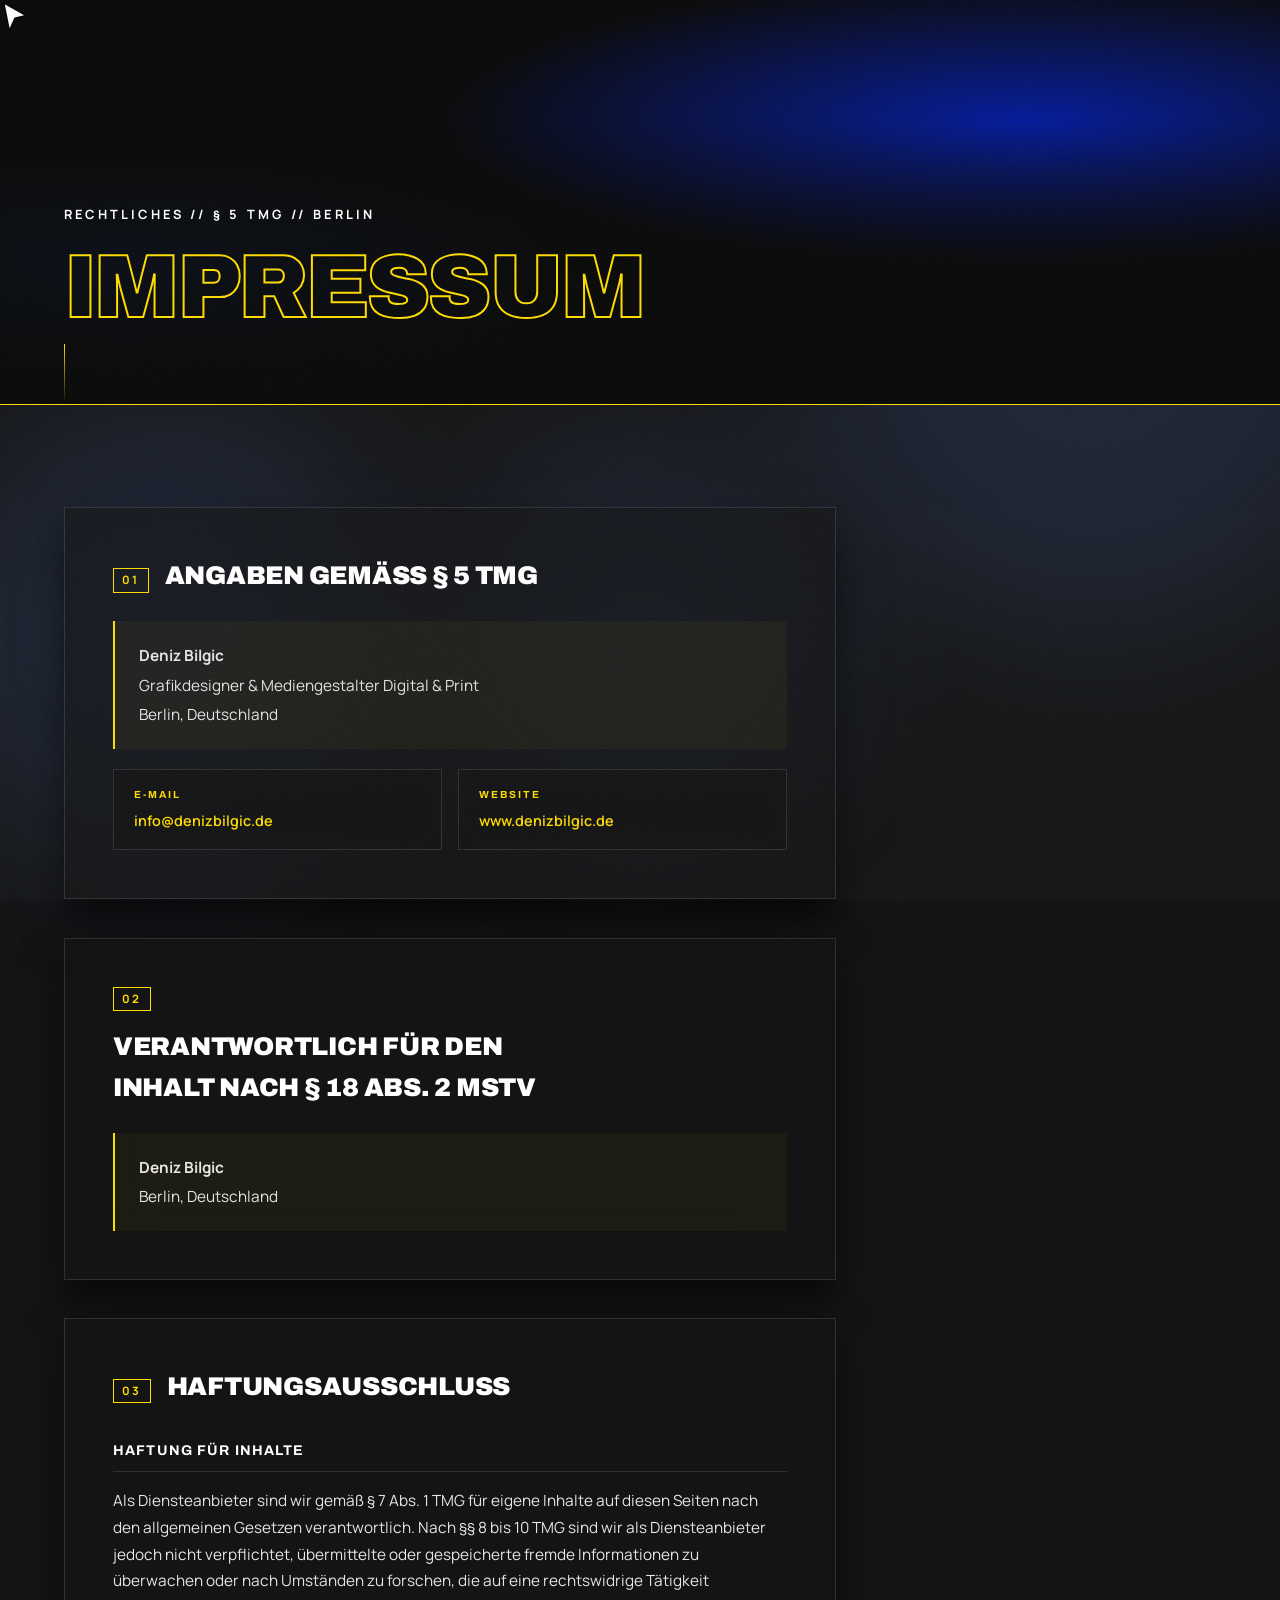
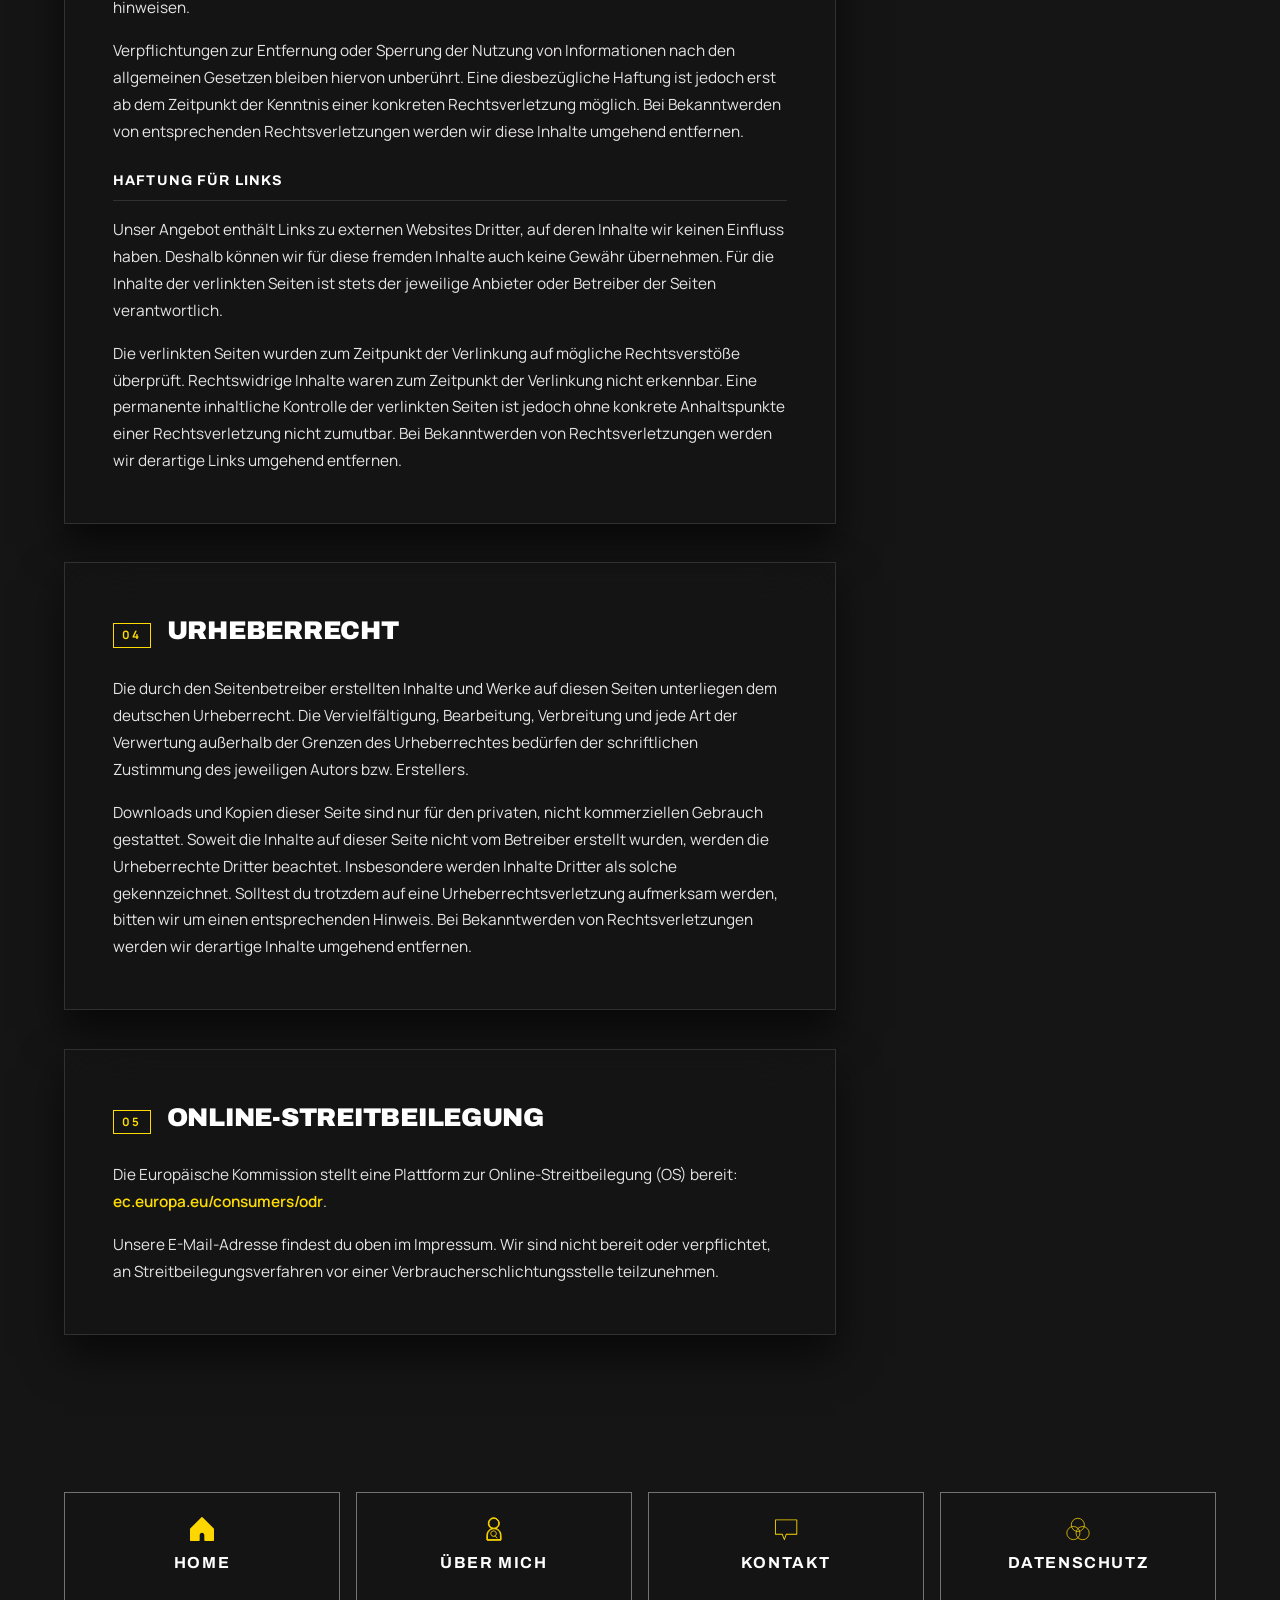
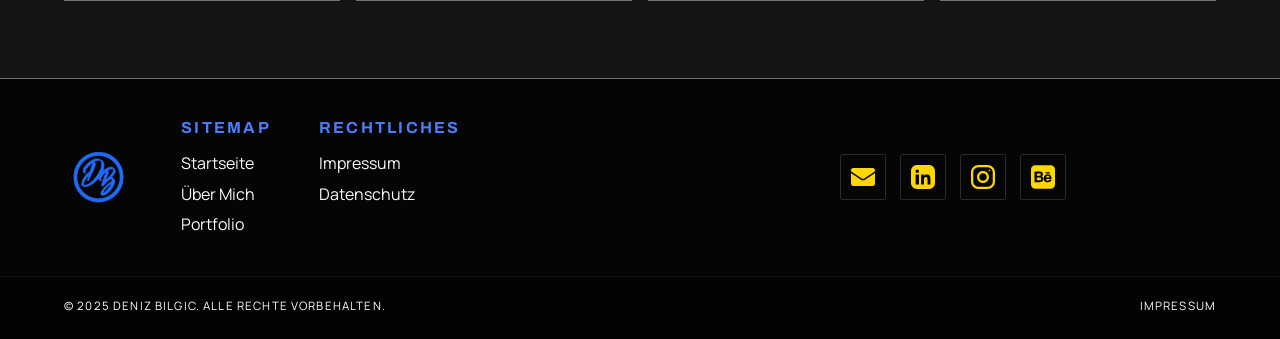
<file: impressum.html>
<!DOCTYPE html>
<html lang="de">
<head>
    <meta charset="UTF-8">
    <meta name="viewport" content="width=device-width, initial-scale=1.0">
    <meta name="theme-color" content="#0a0a0f" media="(prefers-color-scheme: dark)">
    <meta name="theme-color" content="#f5f5f0" media="(prefers-color-scheme: light)">
    <title>Deniz Bilgic | Impressum</title>
    <link rel="icon" type="image/png" href="/favicon/favicon-96x96.png" sizes="96x96">
    <link rel="icon" type="image/svg+xml" href="/favicon/favicon.svg">
    <link rel="shortcut icon" href="/favicon/favicon.ico">
    <link rel="apple-touch-icon" sizes="180x180" href="/favicon/apple-touch-icon.png">
    <meta name="apple-mobile-web-app-title" content="Deniz Bilgic">
    <link rel="manifest" href="/favicon/site.webmanifest">
    <meta name="description" content="Impressum von Deniz Bilgic – Pflichtangaben gemäß § 5 TMG.">
    <link rel="stylesheet" href="/css/shared.css">
    <link rel="stylesheet" href="/css/impressum.css">
</head>
<body data-theme="dark"><script>var t=localStorage.getItem("theme");if(t)document.body.setAttribute("data-theme",t);</script>

    <!-- Noise Overlay -->
    <div class="noise" aria-hidden="true"></div>

    <!-- Custom Cursor -->
    <div class="cursor" aria-hidden="true"></div>

    <!-- Back to Top -->
    <a href="#hero" class="back-to-top hover-target" aria-label="Nach oben scrollen">&#8593;</a>

    <!-- Blob Background -->
    <div class="imp-blobs" aria-hidden="true">
        <div class="blob blob--1"></div>
        <div class="blob blob--2"></div>
        <div class="blob blob--3"></div>
    </div>

    <!-- Hauptnavigation -->
    <nav id="navbar" role="navigation" aria-label="Hauptnavigation">
        <a href="index.html" class="logo hover-target" aria-label="Startseite – Deniz Bilgic">
            <img src="/assets/images/logo/db_logo_blau.webp" alt="Deniz Bilgic Logo" class="logo-img logo-img--default" loading="lazy">
            <img src="/assets/images/logo/db_logo_gelb.webp" alt="" class="logo-img logo-img--hover" loading="lazy" aria-hidden="true">
        </a>

        <ul class="nav-links" id="navLinks" role="menubar">
            <li role="none"><a href="index.html#hero" class="hover-target" role="menuitem">Home</a></li>
            <li role="none"><a href="about.html" class="hover-target" role="menuitem">Über Mich</a></li>
            <li role="none"><a href="index.html#portfolio" class="hover-target" role="menuitem">Portfolio</a></li>
            <li role="none">
                <button class="theme-switch hover-target" id="themeBtn" aria-label="Theme wechseln">
                    Dark / Light
                </button>
            </li>
        </ul>

        <button class="hamburger hover-target" id="hamburger" aria-label="Menü öffnen" aria-expanded="false" aria-controls="navLinks">
            <span class="bar"></span>
            <span class="bar"></span>
            <span class="bar"></span>
        </button>
    </nav>

    <!-- Hero Section -->
    <section id="hero" aria-labelledby="hero-title-impressum">
        <div class="imp-hero-bg" aria-hidden="true"></div>
        <div class="imp-hero-overlay" aria-hidden="true"></div>
        <div class="imp-hero-content">
            <p class="imp-hero-meta reveal active" aria-hidden="true">RECHTLICHES // § 5 TMG // BERLIN</p>
            <h1 id="hero-title-impressum" class="imp-hero-title reveal active delay-1">IMPRESSUM</h1>
        </div>
        <div class="imp-scroll-line" aria-hidden="true"></div>
    </section>

    <!-- Hauptinhalt -->
    <main id="imp-main">

        <!-- Angaben gemäß § 5 TMG -->
        <section id="imp-sections" aria-label="Impressum Angaben">

            <article class="glass-card imp-article reveal delay-1" id="imp-angaben" aria-labelledby="imp-heading-1">
                <h2 id="imp-heading-1" class="imp-card-title">
                    <span class="imp-card-number" aria-hidden="true">01</span>
                    Angaben gemäß § 5 TMG
                </h2>
                <div class="imp-article-body">
                    <address class="imp-address">
                        <strong>Deniz Bilgic</strong><br>
                        Grafikdesigner &amp; Mediengestalter Digital &amp; Print<br>
                        Berlin, Deutschland
                    </address>
                    <div class="imp-contact-grid">
                        <div class="imp-contact-item">
                            <span class="imp-contact-label">E-Mail</span>
                            <a href="mailto:info@denizbilgic.de" class="hover-target imp-contact-value imp-link">info@denizbilgic.de</a>
                        </div>
                        <div class="imp-contact-item">
                            <span class="imp-contact-label">Website</span>
                            <a href="https://www.denizbilgic.de" class="hover-target imp-contact-value imp-link" target="_blank" rel="noopener noreferrer">www.denizbilgic.de</a>
                        </div>
                    </div>
                </div>
            </article>

            <!-- Verantwortlich für den Inhalt -->
            <article class="glass-card imp-article reveal delay-2" id="imp-verantwortlich" aria-labelledby="imp-heading-2">
                <h2 id="imp-heading-2" class="imp-card-title">
                    <span class="imp-card-number" aria-hidden="true">02</span>
                    Verantwortlich für den Inhalt nach § 18 Abs. 2 MStV
                </h2>
                <div class="imp-article-body">
                    <address class="imp-address">
                        <strong>Deniz Bilgic</strong><br>
                        Berlin, Deutschland
                    </address>
                </div>
            </article>

            <!-- Haftungsausschluss -->
            <article class="glass-card imp-article reveal delay-1" id="imp-haftung" aria-labelledby="imp-heading-3">
                <h2 id="imp-heading-3" class="imp-card-title">
                    <span class="imp-card-number" aria-hidden="true">03</span>
                    Haftungsausschluss
                </h2>
                <div class="imp-article-body">
                    <h3 class="imp-subheading">Haftung für Inhalte</h3>
                    <p>
                        Als Diensteanbieter sind wir gemäß § 7 Abs. 1 TMG für eigene Inhalte auf diesen Seiten nach den allgemeinen Gesetzen verantwortlich. Nach §§ 8 bis 10 TMG sind wir als Diensteanbieter jedoch nicht verpflichtet, übermittelte oder gespeicherte fremde Informationen zu überwachen oder nach Umständen zu forschen, die auf eine rechtswidrige Tätigkeit hinweisen.
                    </p>
                    <p>
                        Verpflichtungen zur Entfernung oder Sperrung der Nutzung von Informationen nach den allgemeinen Gesetzen bleiben hiervon unberührt. Eine diesbezügliche Haftung ist jedoch erst ab dem Zeitpunkt der Kenntnis einer konkreten Rechtsverletzung möglich. Bei Bekanntwerden von entsprechenden Rechtsverletzungen werden wir diese Inhalte umgehend entfernen.
                    </p>
                    <h3 class="imp-subheading">Haftung für Links</h3>
                    <p>
                        Unser Angebot enthält Links zu externen Websites Dritter, auf deren Inhalte wir keinen Einfluss haben. Deshalb können wir für diese fremden Inhalte auch keine Gewähr übernehmen. Für die Inhalte der verlinkten Seiten ist stets der jeweilige Anbieter oder Betreiber der Seiten verantwortlich.
                    </p>
                    <p>
                        Die verlinkten Seiten wurden zum Zeitpunkt der Verlinkung auf mögliche Rechtsverstöße überprüft. Rechtswidrige Inhalte waren zum Zeitpunkt der Verlinkung nicht erkennbar. Eine permanente inhaltliche Kontrolle der verlinkten Seiten ist jedoch ohne konkrete Anhaltspunkte einer Rechtsverletzung nicht zumutbar. Bei Bekanntwerden von Rechtsverletzungen werden wir derartige Links umgehend entfernen.
                    </p>
                </div>
            </article>

            <!-- Urheberrecht -->
            <article class="glass-card imp-article reveal delay-2" id="imp-urheberrecht" aria-labelledby="imp-heading-4">
                <h2 id="imp-heading-4" class="imp-card-title">
                    <span class="imp-card-number" aria-hidden="true">04</span>
                    Urheberrecht
                </h2>
                <div class="imp-article-body">
                    <p>
                        Die durch den Seitenbetreiber erstellten Inhalte und Werke auf diesen Seiten unterliegen dem deutschen Urheberrecht. Die Vervielfältigung, Bearbeitung, Verbreitung und jede Art der Verwertung außerhalb der Grenzen des Urheberrechtes bedürfen der schriftlichen Zustimmung des jeweiligen Autors bzw. Erstellers.
                    </p>
                    <p>
                        Downloads und Kopien dieser Seite sind nur für den privaten, nicht kommerziellen Gebrauch gestattet. Soweit die Inhalte auf dieser Seite nicht vom Betreiber erstellt wurden, werden die Urheberrechte Dritter beachtet. Insbesondere werden Inhalte Dritter als solche gekennzeichnet. Solltest du trotzdem auf eine Urheberrechtsverletzung aufmerksam werden, bitten wir um einen entsprechenden Hinweis. Bei Bekanntwerden von Rechtsverletzungen werden wir derartige Inhalte umgehend entfernen.
                    </p>
                </div>
            </article>

            <!-- Streitbeilegung -->
            <article class="glass-card imp-article reveal delay-1" id="imp-streit" aria-labelledby="imp-heading-5">
                <h2 id="imp-heading-5" class="imp-card-title">
                    <span class="imp-card-number" aria-hidden="true">05</span>
                    Online-Streitbeilegung
                </h2>
                <div class="imp-article-body">
                    <p>
                        Die Europäische Kommission stellt eine Plattform zur Online-Streitbeilegung (OS) bereit:
                        <a href="https://ec.europa.eu/consumers/odr/" class="hover-target imp-link" target="_blank" rel="noopener noreferrer">ec.europa.eu/consumers/odr</a>.
                    </p>
                    <p>
                        Unsere E-Mail-Adresse findest du oben im Impressum. Wir sind nicht bereit oder verpflichtet, an Streitbeilegungsverfahren vor einer Verbraucherschlichtungsstelle teilzunehmen.
                    </p>
                </div>
            </article>

        </section>

        <!-- Unternavigation -->
        <section class="section-subnav">
            <nav class="nav-grid" aria-label="Weitere Seiten">
                <a href="index.html" class="sub-nav-btn reveal hover-target">
                    <img src="/assets/icons/Icons Blau/home_blau.svg" alt="" class="sub-nav-icon sub-nav-icon--light" width="24" height="24" loading="lazy" aria-hidden="true">
                    <img src="/assets/icons/Icons Gelb/home_gelb.svg" alt="" class="sub-nav-icon sub-nav-icon--dark" width="24" height="24" loading="lazy" aria-hidden="true">
                    <span>Home</span>
                </a>
                <a href="about.html" class="sub-nav-btn reveal hover-target">
                    <img src="/assets/icons/Icons Blau/aboutme.svg" alt="" class="sub-nav-icon sub-nav-icon--light" width="24" height="24" loading="lazy" aria-hidden="true">
                    <img src="/assets/icons/Icons Gelb/aboutme.svg" alt="" class="sub-nav-icon sub-nav-icon--dark" width="24" height="24" loading="lazy" aria-hidden="true">
                    <span>Über mich</span>
                </a>
                <a href="contact.html" class="sub-nav-btn reveal hover-target">
                    <img src="/assets/icons/Icons Blau/kontakt_blau.svg" alt="" class="sub-nav-icon sub-nav-icon--light" width="24" height="24" loading="lazy" aria-hidden="true">
                    <img src="/assets/icons/Icons Gelb/kontakt_gelb.svg" alt="" class="sub-nav-icon sub-nav-icon--dark" width="24" height="24" loading="lazy" aria-hidden="true">
                    <span>Kontakt</span>
                </a>
                <a href="datenschutz.html" class="sub-nav-btn reveal hover-target">
                    <img src="/assets/icons/Icons Blau/print_blau.svg" alt="" class="sub-nav-icon sub-nav-icon--light" width="24" height="24" loading="lazy" aria-hidden="true">
                    <img src="/assets/icons/Icons Gelb/print_gelb.svg" alt="" class="sub-nav-icon sub-nav-icon--dark" width="24" height="24" loading="lazy" aria-hidden="true">
                    <span>Datenschutz</span>
                </a>
            </nav>
        </section>

    </main>

    <!-- Footer -->
    <footer id="footer" role="contentinfo">

        <div class="footer-main">
            <figure class="footer-logo">
                <img src="/assets/images/logo/db_logo_blau.webp" alt="Deniz Bilgic Logo" class="footer-logo-img footer-logo-img--default" loading="lazy">
                <img src="/assets/images/logo/db_logo_gelb.webp" alt="" class="footer-logo-img footer-logo-img--hover" loading="lazy" aria-hidden="true">
            </figure>

            <div class="footer-cols">
                <div class="footer-col">
                    <h4>Sitemap</h4>
                    <ul>
                        <li><a href="index.html#hero" class="hover-target">Startseite</a></li>
                        <li><a href="about.html" class="hover-target">Über Mich</a></li>
                        <li><a href="index.html#portfolio" class="hover-target">Portfolio</a></li>
                    </ul>
                </div>

                <div class="footer-col">
                    <h4>Rechtliches</h4>
                    <ul>
                        <li><a href="impressum.html" class="hover-target" aria-current="page">Impressum</a></li>
                        <li><a href="datenschutz.html" class="hover-target">Datenschutz</a></li>
                    </ul>
                </div>
            </div>

            <nav class="footer-socials" aria-label="Social Media Links">
                <a href="mailto:info@denizbilgic.de" class="footer-social-link hover-target" aria-label="E-Mail an Deniz Bilgic senden" target="_blank" rel="noopener noreferrer" data-tooltip="E-Mail">
                    <img src="/assets/icons/Icons Gelb/email_gelb.svg" alt="" aria-hidden="true" width="24" height="24" loading="lazy">
                </a>
                <a href="https://de.linkedin.com/in/deniz-bilgic-b562ab386" class="footer-social-link hover-target" aria-label="LinkedIn Profil von Deniz Bilgic öffnen" target="_blank" rel="noopener noreferrer" data-tooltip="LinkedIn">
                    <img src="/assets/icons/Icons Gelb/linkedin_gelb.svg" alt="" aria-hidden="true" width="24" height="24" loading="lazy">
                </a>
                <a href="https://www.instagram.com/den.bil.art" class="footer-social-link hover-target" aria-label="Instagram Profil von Deniz Bilgic öffnen" target="_blank" rel="noopener noreferrer" data-tooltip="Instagram">
                    <img src="/assets/icons/Icons Gelb/instagram_gelb.svg" alt="" aria-hidden="true" width="24" height="24" loading="lazy">
                </a>
                <a href="https://www.behance.net/denizbilgic1" class="footer-social-link hover-target" aria-label="Behance Profil von Deniz Bilgic öffnen" target="_blank" rel="noopener noreferrer" data-tooltip="Behance">
                    <img src="/assets/icons/Icons Gelb/behance_gelb.svg" alt="" aria-hidden="true" width="24" height="24" loading="lazy">
                </a>
            </nav>
        </div>

        <div class="footer-bottom">
            <span>&copy; 2025 Deniz Bilgic. Alle Rechte vorbehalten.</span>
            <a href="impressum.html" class="hover-target" aria-current="page">Impressum</a>
        </div>

    </footer>

    <script src="/js/shared.js"></script>

</body>
</html>
</file>
<file: css/shared.css>
/* Fonts */
@font-face {
    font-family: 'Archivo Black';
    src: url('/fonts/archivo-black-v23-latin-regular.woff2') format('woff2');
    font-weight: 400;
    font-style: normal;
    font-display: swap;
}

@font-face {
    font-family: 'Manrope';
    src: url('/fonts/manrope-v20-latin-regular.woff2') format('woff2');
    font-weight: 400;
    font-style: normal;
    font-display: swap;
}

@font-face {
    font-family: 'Manrope';
    src: url('/fonts/manrope-v20-latin-600.woff2') format('woff2');
    font-weight: 600;
    font-style: normal;
    font-display: swap;
}

@font-face {
    font-family: 'Manrope';
    src: url('/fonts/manrope-v20-latin-700.woff2') format('woff2');
    font-weight: 700;
    font-style: normal;
    font-display: swap;
}

/* Archivo */
@font-face {
    font-family: 'Archivo';
    font-style: normal;
    font-weight: 400;
    font-display: swap;
    src: url('/fonts/archivo-v25-latin-regular.woff2') format('woff2');
}

@font-face {
    font-family: 'Archivo';
    font-style: normal;
    font-weight: 700;
    font-display: swap;
    src: url('/fonts/archivo-v25-latin-700.woff2') format('woff2');
}

@font-face {
    font-family: 'Archivo';
    font-style: normal;
    font-weight: 800;
    font-display: swap;
    src: url('/fonts/archivo-v25-latin-800.woff2') format('woff2');
}

@font-face {
    font-family: 'Archivo';
    font-style: normal;
    font-weight: 900;
    font-display: swap;
    src: url('/fonts/archivo-v25-latin-900.woff2') format('woff2');
}


/* CSS Variables & Themes */
:root {
    --bg-color:       #ffffff;
    --bg-color2:     rgb(255, 255, 255);
    --text-color:     #0a0a0a;
    --text-color2:    #1e6bff;
    --text-color3:    #1f1f1f;
    --text-color4:    #353535;
    --text-color5:    #1e6bff;
    --sub-text:       #0e0e0e;
    --accent-color:   #1e6bff;
    --accent-color2:  #fedc00;
    --accent-color3:  #1e6bff;
    --accent-color4:  #fedc00;
    --accent-color5:  #031d90;
    --accent-color6:  #1ef0ff;
    --accent-color7:  #1e6bff;
    --accent-color8:  #1e6bff;
    --accent-color9:  #6096f9;
    --glass-bg:       rgba(255, 255, 255, 0.65);
    --glass-border:   rgba(0, 0, 0, 0.08);
    --glass-blur:     40px;
    --nav-bg:         rgba(255, 255, 255, 0.9);
    --cursor-color:   #232323;
    --card-shadow:    0 8px 32px rgba(31, 38, 135, 0.1);
    --radius:         2px;
}

[data-theme="dark"] {
    --bg-color:       #090909;
     --bg-color2:     rgb(0, 0, 0);
    --text-color:     #ffffff;
    --text-color2:    #ffffff;
     --text-color3:    #4d7ef9;
      --text-color4:    #fedc00;
      --text-color5: rgb(5, 9, 44);
    --sub-text:       #e6e4e4;
    --accent-color:   #fedc00;
    --accent-color2:  #fedc00;
    --accent-color3:  #fedc00;
     --accent-color4:  #fedc00;
     --accent-color5:  #fedc00;
     --accent-color6:  #fedc00;
     --accent-color7:  #4d7ef9;
     --accent-color8:  #fedc00;
     --accent-color9:  #737373;
    --glass-bg:       rgba(20, 20, 20, 0.6);
    --glass-border:   rgba(255, 255, 255, 0.12);
    --nav-bg:         rgba(10, 10, 10, 0.9);
    --cursor-color:   #fafaf8;
    --card-shadow:    0 20px 40px rgba(0, 0, 0, 0.6);
}

/* Reset & Base */
*, *::before, *::after {
    margin: 0;
    padding: 0;
    box-sizing: border-box;
    cursor: none;
}

html {
    scroll-behavior: smooth;
    scrollbar-color:  #1e6bff #ffffff;
    font-size: 16px;
}

::marker {
    color: #1e6bff;
}
::selection {
    background: #1e6bff;
    color: #ffffff;
}



body {
    background-color: var(--bg-color);
    color: var(--text-color);
    font-family: 'Manrope', sans-serif;
    transition: background-color 0.5s ease, color 0.5s ease;
    overflow-x: hidden;
    line-height: 1.6;
}

img {
    max-width: 100%;
    display: block;
    object-fit: cover;
}

a {
    text-decoration: none;
    color: inherit;
}

p{
    font-size: clamp(1rem, 1.2vw, 1.3rem);
}

ul { list-style: none; }

h1, h2, h3, h4, .hero-font {
    font-family: 'Archivo', sans-serif;
    text-transform: uppercase;
    font-weight: 900;
    letter-spacing: -0.02em;
}



/* Custom Cursor */
.cursor {
    width: 30px;
    height: 34px;
    position: fixed;
    pointer-events: none;
    z-index: 9999;
    transform: translate(0, 0);
    transition: transform 0.15s ease, filter 0.3s ease;
    mix-blend-mode: normal;
}

.cursor svg {
    width: 100%;
    height: 100%;
    transition: transform 0.25s ease, filter 0.25s ease;
    
}

.cursor.hovered svg {
    transform: scale(1.35);
    
}

.cursor-trail {
    position: fixed;
    pointer-events: none;
    z-index: 9998;
    border-radius: 50%;
    transform: translate(-50%, -50%);
    background-color: var(--cursor-color);
    opacity: 0;
    transition: opacity 0.4s ease;
}

/* Noise Texture Overlay */
.noise {
    position: fixed;
    top: 0; left: 0;
    width: 100vw; height: 100vh;
    pointer-events: none;
    z-index: 9000;
    opacity: 0.05;
    background: url('[data-uri]');
}

/* Sticky Navigation */
nav#navbar {
    position: fixed;
    top: 0;
    width: 100%;
    padding: 0 5%;
    height: 70px;
    display: flex;
    justify-content: space-between;
    align-items: center;
    background: var(--nav-bg);
    backdrop-filter: blur(100px);
    -webkit-backdrop-filter: blur(100px);
    z-index: 1000;
    transform: translateY(-100%);
    transition: transform 0.4s ease;
    border-bottom: 1px solid var(--glass-border);
}

nav#navbar.visible { transform: translateY(0); }

.logo {
    display: flex;
    align-items: center;
    flex-shrink: 0;
    position: relative;
}

.logo-img {
   height: 88px;
width: auto;
object-fit: contain;
display: block;
}

.logo-img--default {
    transition: opacity 0.35s ease;
}

.logo-img--hover {
    position: absolute;
    top: 0;
    left: 0;
    opacity: 0;
    transition: opacity 0.35s ease;
}

.logo:hover .logo-img--default { opacity: 0; }
.logo:hover .logo-img--hover   { opacity: 1; }

.nav-links {
    display: flex;
    gap: 40px;
    align-items: center;
    
}

.nav-links a {
    font-weight: 700;
    font-family: 'Archivo';
    text-transform: uppercase;
    font-size: 0.9rem;
    opacity: 0.9;
    letter-spacing: 0.1em;
    transition: opacity 0.3s, color 0.3s;
    color: var(--accent-color5);
}

.nav-links a:hover { opacity: 1; color: var(--accent-color3); }

.theme-switch {
    background: var(--bg-color2);
    border: 1px solid var(--text-color);
    padding: 6px 16px;
    font-size: 0.7rem;
    font-weight: 700;
    text-transform: uppercase;
    letter-spacing: 1px;
    color: var(--text-color);
    transition: 0.3s;
    font-family: 'Manrope', sans-serif;
}

.theme-switch:hover {
    background: var(--text-color);
    color: var(--bg-color);
}

/* Hamburger */
.hamburger {
    display: none;
    flex-direction: column;
    gap: 8px;
    background: none;
    border: none;
    padding: 4px;
}

.bar {
    width: 28px;
    height: 2px;
    background: var(--text-color);
    transition: all 0.3s ease;
    display: block;
}

.hamburger.open .bar:nth-child(1) { transform: translateY(10px) rotate(45deg); }
.hamburger.open .bar:nth-child(2) { opacity: 0; }
.hamburger.open .bar:nth-child(3) { transform: translateY(-10px) rotate(-45deg); }

/* Unternavigation */
.nav-grid {
    position: relative;
    z-index: 1;
    display: grid;
    grid-template-columns: repeat(4, 1fr);
    gap: 1rem;
    margin-top: 2rem;
}

.sub-nav-btn {
    display: flex;
    flex-direction: column;
    align-items: center;
    justify-content: center;
    gap: 0.6rem;
    padding: 1.5rem 1rem;
    border: 0.2px solid var(--accent-color9);
    background: var(--glass-bg);
    backdrop-filter: blur(8px);
    -webkit-backdrop-filter: blur(8px);
    text-align: center;
    font-family: 'Archivo', sans-serif;
    font-weight: 700;
    font-size: clamp(1rem, 1.1vw, 1.2rem);
    text-transform: uppercase;
    letter-spacing: 0.1em;
    color: var(--text-color);
    transition: background 0.3s, border-color 0.3s, transform 0.3s;
    position: relative;
    overflow: hidden;
}

.sub-nav-btn::before {
    content: '';
    position: absolute;
    inset: 0;
    background: var(--text-color5);
    transform: scaleX(0);
    transform-origin: left;
    transition: transform 0.35s cubic-bezier(0.2, 1, 0.2, 1);
    opacity: 0.3;
    
}

.sub-nav-btn:hover::before { transform: scaleX(1); }
.sub-nav-btn:hover { border-color: var(--text-color);border: 1px solid var(--accent-color);}

.sub-nav-btn svg {
    width: 24px;
    height: 24px;
    fill: var(--accent-color);
    flex-shrink: 0;
}

.sub-nav-icon {
    width: 24px;
    height: 24px;
    flex-shrink: 0;
}

.sub-nav-icon--dark {
    display: none;
}

[data-theme="dark"] .sub-nav-icon--light {
    display: none;
}

[data-theme="dark"] .sub-nav-icon--dark {
    display: block;
}



/* Glass Card */
.glass-card {
    background: var(--glass-bg);
    backdrop-filter: blur(var(--glass-blur));
    -webkit-backdrop-filter: blur(var(--glass-blur));
    border: 1px solid var(--glass-border);
    border-radius: 0;
    box-shadow: var(--card-shadow);
    transition: transform 0.4s cubic-bezier(0.2, 1, 0.2, 1), border-color 0.3s;
}

.glass-card:hover { border-color: var(--text-color); }

/* Footer */
footer {
    background: #050505;
    color: #fff;
    border-top: 0.5px solid var(--accent-color9);
}

.footer-main {
    display: flex;
    align-items: center;
    justify-content: space-between;
    padding: 36px 5%;
    gap: 3rem;
    flex-wrap: wrap;
}

.footer-logo { margin: 0; position: relative; display: inline-block; flex-shrink: 0; }

.footer-logo img,
.footer-logo-img {
    height: 98px;
    width: auto;
    object-fit: contain;
    display: block;
}

.footer-logo-img--default {
    transition: opacity 0.35s ease;
}

.footer-logo-img--hover {
    position: absolute;
    top: 0;
    left: 0;
    opacity: 0;
    transition: opacity 0.35s ease;
}

.footer-logo:hover .footer-logo-img--default { opacity: 0; }
.footer-logo:hover .footer-logo-img--hover   { opacity: 1; }

.footer-cols {
    display: flex;
    flex-direction: row;
    gap: 3rem;
    align-items: flex-start;
    flex: 1;
   
}

.footer-col h4 {
    margin-bottom: 8px;
    color: var(--accent-color7);
    font-size: 1rem;
    letter-spacing: 0.14em;
    text-transform: uppercase;
    font-family: 'Archivo', sans-serif;
    font-weight: 700;
}

.footer-col ul { list-style: none; }
.footer-col li { line-height: 1.9; }
.footer-col a { color: #fcfbfb; transition: color 0.3s; font-size: 1rem; }
.footer-col a:hover { color: #fdf504; }
.footer-col p { color: #ffffff; line-height: 1.9; font-size: 1rem; margin: 0; }
.footer-col p a { color: #fbe603; }
.footer-col p a:hover { color: #fff; }

.footer-socials {
    display: flex;
    flex-direction: row;
    align-items: center;
    gap: 14px;
    flex-shrink: 0;
    margin-right: 150px;
}

.footer-social-link {
    position: relative;
    display: flex;
    align-items: center;
    justify-content: center;
    width: 46px;
    height: 46px;
    border: 1px solid #2a2a2a;
    border-radius: 2px;
    transition: border-color 0.3s ease, background 0.3s ease;
}

.footer-social-link:hover {
    border-color: var(--accent-color);
    background: rgba(255, 255, 255, 0.04);
}

.footer-social-link img {
    width: 24px;
    height: 24px;
    display: block;
    transition: transform 0.3s ease;
}

.footer-social-link:hover img { transform: translateY(-2px); }

.footer-social-link::after {
    content: attr(data-tooltip);
    position: absolute;
    bottom: calc(100% + 10px);
    left: 50%;
    transform: translateX(-50%) translateY(4px);
    padding: 5px 10px;
    border-radius: 4px;
    font-size: 0.68rem;
    font-weight: 700;
    letter-spacing: 0.08em;
    text-transform: uppercase;
    white-space: nowrap;
    pointer-events: none;
    background: rgba(255, 255, 255, 0.08);
    backdrop-filter: blur(12px);
    -webkit-backdrop-filter: blur(12px);
    border: 1px solid rgba(255, 255, 255, 0.12);
    color: #fff;
    opacity: 0;
    transition: opacity 0.2s ease, transform 0.2s ease;
}

.footer-social-link:hover::after {
    opacity: 1;
    transform: translateX(-50%) translateY(0);
}

.footer-bottom {
    background: #030303;
    border-top: 1px solid #111;
    padding: 20px 5% 24px;
    display: flex;
    justify-content: space-between;
    align-items: center;
    font-size: 0.72rem;
    color: #ffffff;
    text-transform: uppercase;
    letter-spacing: 0.1em;
    flex-wrap: wrap;
    gap: 10px;
}

/* Back to Top */
.back-to-top {
    position: fixed;
    bottom: 40px; right: 40px;
    width: 56px; height: 56px;
    background: var(--accent-color);
    color: rgb(252, 251, 251);
    display: flex;
    justify-content: center;
    align-items: center;
    font-size: 1.2rem;
    opacity: 0;
    pointer-events: none;
    transition: 0.3s;
    z-index: 900;
}

[data-theme="dark"] .back-to-top { color: #000; }

.back-to-top:hover {
    background: var(--accent-color2);
    border-color: var(--accent-color2);
    color: #010101;
}

[data-theme="dark"] .back-to-top:hover {
    color: #fefdfd;
    background-color: #0d2ae6;
}

.back-to-top.visible {
    opacity: 1;
    pointer-events: all;
}

/* Scroll Reveal */
.reveal {
    opacity: 0;
    transform: translateY(60px);
    transition: all 1s cubic-bezier(0.2, 1, 0.2, 1);
}

.reveal.active {
    opacity: 1;
    transform: translateY(0);
}

.delay-1 { transition-delay: 0.1s; }
.delay-2 { transition-delay: 0.2s; }
.delay-3 { transition-delay: 0.3s; }
.delay-4 { transition-delay: 0.4s; }

/* Animations */
@keyframes kenBurns {
    0%   { transform: scale(1); }
    100% { transform: scale(1.15); }
}

@keyframes ticker {
    0%   { transform: translate3d(0, 0, 0); }
    100% { transform: translate3d(-50%, 0, 0); }
}

@keyframes dropDown {
    0%   { top: -100%; }
    100% { top: 100%; }
}

/* Responsive Navigation */
@media (max-width: 768px) {
    .hamburger { display: flex; }

    .nav-links {
        position: absolute;
        top: 100%; left: 0;
        width: 100%;
        flex-direction: column;
        background: var(--nav-bg);
        backdrop-filter: blur(20px);
        -webkit-backdrop-filter: blur(20px);
        padding: 40px;
        text-align: center;
        gap: 24px;
        border-bottom: 1px solid var(--glass-border);
        transform: translateX(100%);
        transition: transform 0.35s cubic-bezier(0.2, 1, 0.2, 1);
        height: 100vh;
    }

    .nav-links.active { transform: translateX(0); }

    .cursor,
    .cursor-trail { display: none; }
    * { cursor: auto; }

    .back-to-top { width: 46px; height: 46px; bottom: 80px; right: 20px; }

    .footer-main         { flex-direction: column; align-items: flex-start; gap: 2rem; }
    .footer-cols         { flex-wrap: wrap; gap: 2rem; }
    .footer-socials      { gap: 12px; }
}

@media (max-width: 480px) {
    .footer-bottom       { flex-direction: column; align-items: flex-start; gap: 6px; }
}
</file>
<file: css/style.css>
/* Hero */
#hero {
    height: 100svh;
    width: 100%;
    position: relative;
    display: flex;
    align-items: center;
    padding: 0 10% 0 7%;
    overflow: hidden;
    background: #000;
}

.hero-bg {
    position: absolute;
    top: 0; left: 0;
    width: 100%; height: 100%;
    opacity: 0.6;
    z-index: 0;
    background-image: url('/assets/images/vecteezy_monochrome-halftone-dot-gradient-abstract-background-on_77545466.jpg');
    background-size: cover;
    background-position: center;
    filter: contrast(120%);
    animation: kenBurns 20s infinite alternate ease-in-out;
}

[data-theme="dark"] .hero-bg {
    background-image: url('/assets/images/hero-bg-dark.png');
}

.hero-overlay {
    position: absolute;
    top: 0; left: 0;
    width: 100%; height: 100%;
    background: linear-gradient(135deg, rgba(0,0,0,0.9) 0%, rgba(0,0,0,0.4) 100%);
    z-index: 1;
}

.hero-content {
    z-index: 2;
    color: #fff;
    position: relative;
    border-left: 1px solid var(--accent-color3);
    padding-left: 40px;
    max-width: 780px;
    width: 100%;
}

.hero-meta {
    font-family: 'Manrope', monospace;
    font-size: 0.8rem;
    letter-spacing: 0.1em;
    color: var(--accent-color);
    margin-bottom: 20px;
    display: block;
    text-transform: uppercase;
}

.hero-title {
    font-size: clamp(4rem, 12vw, 10rem);
    line-height: 0.85;
    margin-bottom: 10px;
    margin-left: -0.05em;
}

.hero-title .outline {
    color: transparent;
    -webkit-text-stroke: 2px #fff;
    display: block;
}

.hero-title .solid {
    color: #fff;
    display: block;
}

h1:hover .outline {
    color: transparent;
    -webkit-text-stroke-width: 2px;
    -webkit-text-stroke-color: #fff;
    text-shadow: none;
}

h1:hover .solid {
    -webkit-text-stroke-width: 1px;
    -webkit-text-stroke-color: white;
    color: rgb(46, 46, 46);
    display: block;
    text-shadow:
         3px 3px 0 #b1c1df,
       -1px -1px 0 #b1c1df,
        1px -1px 0 #b1c1df,
        -1px 1px 0 #b1c1df,
         1px 1px 0 #b1c1df;
}

[data-theme="dark"] h1:hover .outline {
    color: transparent;
    -webkit-text-stroke-width: 2px;
    -webkit-text-stroke-color: #fff;
    text-shadow: none;
}

[data-theme="dark"] h1:hover .solid {
    -webkit-text-stroke-width: 3px;
    -webkit-text-stroke-color: rgb(49, 63, 250);
    color: black;
    text-shadow:
         3px 3px 0 #114ff9,
       -1px -1px 0 #114ff9,
        1px -1px 0 #114ff9,
        -1px 1px 0 #114ff9,
         1px 1px 0 #114ff9;
}

.hero-role {
    font-family: 'Archivo', sans-serif;
    font-weight: 300;
    font-size: clamp(0.9rem, 2vw, 1.4rem);
    letter-spacing: 0.1em;
    text-transform: uppercase;
    margin-top: 30px;
    overflow-wrap: break-word;
    word-break: break-word;
}

.hero-role--large {
    font-size: clamp(1.6rem, 6vw, 2.65rem);
    color: var(--accent-color);
    font-weight: 900;
    margin-top: -12px;
    letter-spacing: 0.05em;
}

.cta-container {
    margin-top: 50px;
    display: flex;
    gap: 0px;
}

.btn {
    padding: 20px 40px;
    border: 1px solid #fff;
    font-family: 'Archivo', sans-serif;
    font-weight: 700;
    text-transform: uppercase;
    font-size: 0.9rem;
    letter-spacing: 0.1em;
    background: rgba(0,0,0,0.3);
    color: #fff;
    transition: all 0.3s ease;
    position: relative;
    overflow: hidden;
    backdrop-filter: blur(5px);
    display: inline-block;
}

.btn::after {
    content: '';
    position: absolute;
    bottom: 0; left: 0;
    width: 100%; height: 0%;
    background: var(--accent-color);
    z-index: -1;
    transition: height 0.3s cubic-bezier(0.7, 0, 0.3, 1);
}

.btn:hover::after { height: 100%; }
.btn:hover { border-color: var(--bg-color); color: #040404; }

.scroll-line {
    position: absolute;
    bottom: 0; right: 10%;
    width: 1px; height: 150px;
    background: rgba(255,255,255,0.2);
    z-index: 2;
    overflow: hidden;
}

.scroll-line::after {
    content: '';
    position: absolute;
    top: 0; left: 0;
    width: 100%; height: 50%;
    background: var(--accent-color);
    animation: dropDown 2s infinite;
}

/* Sections Base */
section { padding: 120px 5%; }

.section-header {
    margin-bottom: 60px;
    display: flex;
    justify-content: space-between;
    align-items: flex-end;
    border-bottom: 1px solid var(--accent-color9);
    padding-bottom: 20px;
}

.section-title { font-size: clamp(2.4rem, 5vw, 3.8rem); line-height: 0.9; color: var(--text-color2); }
.section-title:hover { color: var(--text-color4); }
.section-count { font-family: 'Manrope', monospace; color: var(--accent-color); font-size: 1rem; }
.section-header:hover { border-bottom: 1px solid var(--text-color); }

/* About Section */
#about {
    background: var(--bg-color2);
}

.about-heading {
    font-family: 'Archivo', sans-serif;
    font-weight: 800;
    font-size: clamp(2.4rem, 5vw, 3.8rem);
    border-bottom: 1px solid var(--accent-color9);
    padding-bottom: 20px;
    text-transform: uppercase;
    letter-spacing: -0.03em;
    color: var(--text-color2);
    margin-bottom: 4rem;
    line-height: 0.95;
}

.about-heading:hover {
    color: var(--text-color4);
    border-bottom: 1px solid var(--text-color2);
}

.about-grid {
    display: grid;
    grid-template-columns: 1.2fr 0.8fr;
    gap: 4rem;
    align-items: start;
}

.about-card {
    display: flex;
    flex-direction: column;
    gap: 2rem;
    padding: 2.5rem;
    background: var(--glass-bg);
    backdrop-filter: blur(var(--glass-blur));
    -webkit-backdrop-filter: blur(var(--glass-blur));
    border: 1px solid var(--glass-border);
    box-shadow: var(--card-shadow);
    border-radius: 2px;
    order: 1;
}

.about-text-block {
    display: flex;
    flex-direction: column;
    gap: 1rem;
}

.about-card p {
    line-height: 1.7;
    color: var(--sub-text);
    font-size: clamp(0.9rem, 1.1vw, 1rem);
    text-wrap: balance;
}

.about-cta {
    display: inline-flex;
    align-items: center;
    gap: 10px;
    align-self: flex-start;
    padding: 10px 22px;
    border: 1.5px solid var(--accent-color);
    border-radius: 2px;
    font-family: 'Archivo', sans-serif;
    font-weight: 700;
    font-size: 0.8rem;
    text-transform: uppercase;
    letter-spacing: 0.1em;
    color: var(--text-color);
    background: transparent;
    transition: background 0.3s ease, color 0.3s ease, border-color 0.3s ease;
    position: relative;
    overflow: hidden;
}

.about-cta::after {
    content: '';
    position: absolute;
    bottom: 0; left: 0;
    width: 100%; height: 0%;
    background: var(--accent-color);
    z-index: -1;
    transition: height 0.3s cubic-bezier(0.7, 0, 0.3, 1);
}

.about-cta:hover::after { height: 100%; }
.about-cta:hover { border-color: transparent; color: #040404; }

.about-divider {
    width: 100%;
    height: 1px;
    background: var(--glass-border);
}

.skills-heading {
    font-family: 'Archivo', sans-serif;
    font-size: 0.7rem;
    font-weight: 700;
    text-transform: uppercase;
    letter-spacing: 0.14em;
    color: var(--accent-color);
    margin-bottom: 1.2rem;
}

.skill-list {
    list-style: none;
    display: flex;
    flex-direction: column;
    gap: 1.1rem;
}

.skill-item {
    display: flex;
    flex-direction: column;
    gap: 6px;
}

.skill-label {
    display: flex;
    justify-content: space-between;
    align-items: baseline;
}

.skill-name {
    font-family: 'Manrope', sans-serif;
    font-size: 0.82rem;
    font-weight: 600;
    letter-spacing: 0.04em;
    color: var(--text-color);
    text-transform: uppercase;
}

.skill-pct {
    font-family: 'Manrope', monospace;
    font-size: 0.72rem;
    font-weight: 700;
    color: var(--accent-color);
    letter-spacing: 0.06em;
}

.skill-track {
    width: 100%;
    height: 4px;
    background: transparent;
    border-bottom: 2px solid var(--glass-border);
    position: relative;
    overflow: visible;
}

.skill-fill {
    position: absolute;
    top: 0;
    left: 0;
    height: 100%;
    width: 0%;
    background: var(--accent-color);
    border-bottom: 2px solid var(--accent-color);
    transition: width 1.2s cubic-bezier(0.4, 0, 0.2, 1);
}

.skill-fill::after {
    content: '';
    position: absolute;
    right: -1px;
    top: -3px;
    width: 6px;
    height: 6px;
    border-radius: 50%;
    background: var(--accent-color);
    box-shadow: 0 0 8px var(--accent-color);
}

.socials {
    display: flex;
    flex-direction: row;
    align-items: center;
    gap: 24px;
    flex-wrap: wrap;
}

.socials a {
    font-size: 0.95rem;
    font-weight: 600;
    letter-spacing: 0.02em;
    display: flex;
    align-items: center;
    transition: color 0.3s;
    color: var(--text-color);
}

.socials a::before { display: none; }
.socials a:hover { color: var(--accent-color2); }

.social-icon-img {
    display: block;
    width: 26px;
    height: 26px;
    flex-shrink: 0;
    transition: transform 0.3s, opacity 0.3s;
}

.socials a:hover .social-icon-img {
    transform: translateY(-3px);
    opacity: 0.85;
}

[data-theme="light"] .social-icon-img--dark { display: none; }
[data-theme="light"] .social-icon-img--light { display: block; }

[data-theme="dark"] .social-icon-img--light { display: none; }
[data-theme="dark"] .social-icon-img--dark { display: block; }

.social-link {
    position: relative;
}

.social-link::after {
    content: attr(data-tooltip);
    position: absolute;
    top: calc(100% + 10px);
    left: 50%;
    transform: translateX(-50%) translateY(4px);
    padding: 5px 12px;
    border-radius: 8px;
    font-size: 0.72rem;
    font-weight: 600;
    letter-spacing: 0.06em;
    text-transform: uppercase;
    white-space: nowrap;
    pointer-events: none;
    background: rgba(255, 255, 255, 0.08);
    backdrop-filter: blur(12px);
    -webkit-backdrop-filter: blur(12px);
    border: 1px solid rgba(255, 255, 255, 0.15);
    color: var(--text-color);
    box-shadow: 0 4px 16px rgba(0, 0, 0, 0.18);
    opacity: 0;
    transition: opacity 0.22s ease, transform 0.22s ease;
}

.social-link:hover::after {
    opacity: 1;
    transform: translateX(-50%) translateY(0);
}

.about-img {
    width: 100%;
    aspect-ratio: 3 / 4;
    border-radius: 2px;
    overflow: hidden;
    filter: grayscale(100%);
    transition: filter 0.5s ease;
    order: 2;
    position: sticky;
    top: 100px;
    box-shadow: 7px 5px 14px 0px rgba(101,103,115,0.79);
    -webkit-box-shadow: 7px 5px 14px 0px rgba(101,103,115,0.79);
    -moz-box-shadow: 7px 5px 14px 0px rgba(101,103,115,0.79);
}

[data-theme="dark"] .about-img {
    box-shadow: 7px 5px 14px 0px rgba(6, 22, 106, 0.79);
    -webkit-box-shadow: 7px 5px 14px 0px rgba(10, 32, 121, 0.79);
    -moz-box-shadow: 7px 5px 14px 0px rgba(22, 37, 105, 0.79);
}

.about-img img {
    width: 100%;
    height: 100%;
    object-fit: cover;
    display: block;
    transition: transform 0.6s ease;
}

.about-img:hover { filter: grayscale(0%); border: 1px solid var(--accent-color3); }
.about-img:hover img { transform: scale(1.04); }

[data-theme="dark"] .about-img:hover { border: 2px solid var(--accent-color9); }

/* Portfolio Section */
#portfolio {
    background-color: var(--bg-color);
    position: relative;
    overflow: hidden;
}

[data-theme="dark"] #portfolio {
    background-color: black;
}

.portfolio-blobs {
    position: absolute;
    inset: 0;
    pointer-events: none;
    z-index: 0;
}

.blob {
    position: absolute;
    top: 0;
    left: 0;
    filter: blur(72px);
    opacity: 0.6;
    mix-blend-mode: multiply;
    will-change: transform, border-radius;
}

[data-theme="dark"] .blob {
    mix-blend-mode: screen;
    opacity: 0.45;
}

.blob--1 {
    width: clamp(320px, 42vw, 620px);
    height: clamp(320px, 42vw, 620px);
    background: radial-gradient(circle at 40% 40%, #fff8e1, #1e6bff 60%, transparent);
}

.blob--2 {
    width: clamp(260px, 36vw, 540px);
    height: clamp(260px, 36vw, 540px);
    background: radial-gradient(circle at 60% 30%, #ffffff, #91c5f9 55%, transparent);
}

.blob--3 {
    width: clamp(220px, 30vw, 450px);
    height: clamp(220px, 30vw, 450px);
    background: radial-gradient(circle at 50% 60%, #57cffe, #97b1d8 50%, transparent);
}

[data-theme="dark"] .blob--1 {
    background: radial-gradient(circle at 40% 40%, #0a0a0a, #0d2ae6 60%, transparent);
}

[data-theme="dark"] .blob--2 {
    background: radial-gradient(circle at 60% 30%, #3a3a3a, #1a1a2e 55%, transparent);
}

[data-theme="dark"] .blob--3 {
    background: radial-gradient(circle at 50% 60%, #30dcdc, #2659cf 50%, transparent);
}

#portfolio .section-header,
#portfolio .portfolio-intro,
#portfolio .portfolio-grid {
    position: relative;
    z-index: 1;
}

.portfolio-intro {
    text-align: left;
    max-width: 600px;
    font-weight: 800;
    color: var(--text-color);
    font-size: 1rem;
    font-size: clamp(1rem, 1.2vw, 1.4rem);
}

.portfolio-grid {
    display: grid;
    grid-template-columns: repeat(2, 1fr);
    gap: 20px;
}

.portfolio-card {
    height: 350px;
    display: flex;
    flex-direction: column;
    justify-content: center;
    align-items: center;
    text-align: center;
    padding: 40px;
    position: relative;
    overflow: hidden;
    border-radius: 0;
    transition: transform 0.4s ease, border-color 0.3s;
}

.portfolio-card::before {
    content: '';
    position: absolute;
    top: -60px;
    right: -60px;
    width: 200px;
    height: 200px;
    background: radial-gradient(circle, var(--accent-color) 0%, transparent 70%);
    opacity: 0;
    transform: scale(0.4);
    border-radius: 50%;
    transition: opacity 0.5s ease, transform 0.6s cubic-bezier(0.2, 1, 0.2, 1);
    z-index: 0;
    pointer-events: none;
}

.portfolio-card:hover::before {
    opacity: 0.12;
    transform: scale(2.8);
}

.portfolio-card:hover {
    transform: translateY(-6px);
    border-color: var(--accent-color);
}

.portfolio-card-content {
    position: relative;
    z-index: 1;
    display: flex;
    flex-direction: column;
    align-items: center;
    text-align: center;
}

.portfolio-icon {
    display: flex;
    align-items: center;
    justify-content: center;
    color: var(--accent-color);
    opacity: 0.35;
    margin-bottom: 20px;
    transition: transform 0.45s cubic-bezier(0.2, 1, 0.2, 1),
                opacity 0.4s ease;
    line-height: 1;
    position: relative;
    z-index: 1;
}

.portfolio-icon-svg {
    width: 80px;
    height: 80px;
    display: block;
    flex-shrink: 0;
}

.portfolio-icon-svg--dark {
    display: none;
}

[data-theme="dark"] .portfolio-icon-svg--light {
    display: none;
}

[data-theme="dark"] .portfolio-icon-svg--dark {
    display: block;
}

.portfolio-card:hover .portfolio-icon {
    transform: scale(1.4);
    opacity: 1;
}

.portfolio-title {
    font-size: 2rem;
    font-weight: 800;
    text-transform: uppercase;
    letter-spacing: -0.02em;
    margin-bottom: 10px;
    color: var(--text-color);
}

.portfolio-desc {
    color: var(--sub-text);
    font-weight: 400;
}

/* Cookie Banner */
.cookie-banner {
    position: fixed;
    bottom: clamp(1.5rem, 4vw, 3rem);
    left: 50%;
    transform: translateX(-50%) translateY(calc(100% + 4rem));
    z-index: 8000;
    max-width: 640px;
    width: calc(100vw - 3rem);
    display: flex;
    align-items: center;
    gap: 2rem;
    padding: 2rem 2.4rem;
    background: var(--glass-bg);
    backdrop-filter: blur(var(--glass-blur));
    -webkit-backdrop-filter: blur(var(--glass-blur));
    border: 1px solid var(--accent-color);
    box-shadow: 0 24px 60px rgba(0, 0, 0, 0.25), 0 0 0 1px var(--glass-border);
    border-radius: var(--radius);
    opacity: 0;
    transition: transform 0.65s cubic-bezier(0.2, 1, 0.2, 1), opacity 0.5s ease;
}

.cookie-banner.cookie-visible {
    transform: translateX(-50%) translateY(0);
    opacity: 1;
}

.cookie-banner.cookie-hide {
    transform: translateX(-50%) translateY(calc(100% + 4rem));
    opacity: 0;
}

.cookie-icon {
    flex-shrink: 0;
    margin: 0;
    animation: cookieWobble 3s ease-in-out infinite;
}

.cookie-icon-img {
    display: block;
    width: 72px;
    height: 72px;
}

.cookie-icon-img--dark {
    display: none;
}

[data-theme="dark"] .cookie-icon-img--light {
    display: none;
}

[data-theme="dark"] .cookie-icon-img--dark {
    display: block;
}

.cookie-body {
    display: flex;
    flex-direction: column;
    gap: 0.6rem;
    flex: 1;
}

.cookie-heading {
    font-family: 'Archivo', sans-serif;
    font-weight: 900;
    font-size: clamp(1rem, 2vw, 1.25rem);
    text-transform: uppercase;
    letter-spacing: 0.04em;
    color: var(--text-color);
    line-height: 1.2;
}

.cookie-text {
    font-size: clamp(0.82rem, 1.3vw, 0.95rem);
    color: var(--sub-text);
    line-height: 1.6;
    text-wrap: balance;
}

.cookie-actions {
    display: flex;
    align-items: center;
    gap: 1.4rem;
    margin-top: 0.6rem;
    flex-wrap: wrap;
}

.cookie-link {
    font-size: 0.85rem;
    color: var(--accent-color);
    text-decoration: underline;
    text-underline-offset: 3px;
    transition: opacity 0.2s ease;
}

.cookie-link:hover {
    opacity: 0.7;
}

.cookie-btn {
    font-family: 'Archivo', sans-serif;
    font-weight: 700;
    font-size: 0.85rem;
    text-transform: uppercase;
    letter-spacing: 0.08em;
    color: var(--bg-color);
    background: var(--accent-color);
    border: none;
    padding: 0.7rem 1.6rem;
    border-radius: var(--radius);
    transition: opacity 0.2s ease, transform 0.2s ease;
}

.cookie-btn:hover {
    opacity: 0.85;
    transform: translateY(-1px);
}

@keyframes cookieWobble {
    0%, 100% { transform: rotate(0deg); }
    20%       { transform: rotate(-8deg); }
    40%       { transform: rotate(6deg); }
    60%       { transform: rotate(-4deg); }
    80%       { transform: rotate(3deg); }
}

/* Responsive */
@media (max-width: 900px) {
    .about-grid     { grid-template-columns: 1fr; gap: 2rem; }
    .about-img      { order: 1; position: static; aspect-ratio: unset; height: auto; }
    .about-img img  { object-fit: contain; height: auto; }
    .about-card     { order: 2; }
    .portfolio-grid { grid-template-columns: 1fr; }
    .portfolio-card { height: 260px; }
}

@media (max-width: 768px) {
    section             { padding: 70px 5%; }
    #hero               { padding: 0 5%; height: 100svh; }
    .hero-content       { border-left: none; padding-left: 0; text-align: left; }
    .hero-title         { font-size: 15vw; }
    .cta-container      { flex-wrap: nowrap; gap: 0; }
    .btn                { padding: 14px 22px; font-size: 0.8rem; flex: 1; text-align: center; }
    .btn:first-child    { border-right: none; }
    .about-heading      { margin-bottom: 2.5rem; }
    .about-card         { padding: 1.8rem; gap: 1.5rem; }
    .about-card p       { font-size: 0.95rem; line-height: 1.65; }
    .about-cta          { width: 100%; justify-content: center; }
    .portfolio-icon     { font-size: 2.2rem; }
    .portfolio-title    { font-size: 1.6rem; }
    .ticker-item        { font-size: 2.5rem; }
    .cookie-banner      { flex-direction: column; align-items: flex-start; gap: 1rem; padding: 1.6rem; width: calc(100vw - 2rem); bottom: 1rem; }
    .cookie-icon-img    { width: 56px; height: 56px; }
}

@media (max-width: 480px) {
    #hero               { padding: 0 5%; height: 100svh; }
    .hero-title         { font-size: 16vw; }
    .hero-role--large   { font-size: clamp(1.4rem, 5vw, 2rem); }
    .btn                { padding: 12px 16px; font-size: 0.78rem; }
    .about-card         { padding: 1.4rem; gap: 1.2rem; }
    .about-card p       { font-size: 0.9rem; }
    .about-img          { aspect-ratio: unset; height: auto; }
    .skill-name         { font-size: 0.75rem; }
    .cookie-banner      { padding: 1.4rem; gap: 0.8rem; bottom: 0.75rem; width: calc(100vw - 1.5rem); }
    .cookie-heading     { font-size: 0.95rem; }
    .cookie-text        { font-size: 0.8rem; }
    .cookie-icon-img    { width: 48px; height: 48px; }
    .cookie-btn         { width: 100%; text-align: center; padding: 0.75rem 1rem; }
}
</file>
<file: css/about.css>
:root {
            /* Common */
            --font-display: 'Archivo Black', sans-serif;
            --font-body: 'Manrope', sans-serif;
            --transition-speed: 0.4s;
            --ease-urban: cubic-bezier(0.16, 1, 0.3, 1);
            
            /* Dark Mode (Default) */
            --bg-color: #121212;
            --bg-secondary: #1a1a1a;
            --text-color: #dee0fd;
            --text-muted: #c4c3c3;
            --accent-color: #fedc00; /* Yellow */
            --glass-bg: rgba(255, 255, 255, 0.05);
            --glass-border: rgba(255, 255, 255, 0.1);
            --glass-blur: 12px;
            --shadow: 0 4px 30px rgba(0, 0, 0, 0.5);
        }

        [data-theme="light"] {
            --bg-color: #fbfafa;
            --bg-secondary: #9e9d9d;
            --text-color: #111111;
            --text-muted: #3f3e3e;
            --accent-color: #1e6bff; 
            --glass-bg: rgba(255, 255, 255, 0.6);
            --glass-border: rgba(0, 0, 0, 0.1);
            --shadow: 0 4px 30px rgba(0, 0, 0, 0.1);
        }

p{
    font-size: clamp(1rem, 1.2vw, 1.3rem);
}

/* Hero Section */
#hero {
    height: 55svh;
    width: 100%;
    display: flex;
    flex-direction: column;
    justify-content: center;
    align-items: flex-start;
    padding: 0 5%;
    position: relative;
    overflow: hidden;
    background: var(--bg-color);
    border-bottom: 0.5px solid var(--accent-color);
}

.hero-content {
    z-index: 2;
    text-align: left;
    max-width: 52%;
}

.hero-title {
    font-size: clamp(3.5rem, 9vw, 8rem);
    line-height: 0.88;
    margin-bottom: 0;
    letter-spacing: -0.03em;
    text-wrap: nowrap;
}

.title-solid {
    display: block;
    color: var(--text-color);
    font-weight: 900;
    white-space: nowrap;
}

.title-outline {
    display: block;
    color: transparent;
    -webkit-text-stroke: 3px var(--accent-color);
    font-weight: 900;
    white-space: nowrap;
}

[data-theme="dark"] .title-outline {
    -webkit-text-stroke: 3px var(--accent-color);
}

.hero-divider {
    border: none;
    border-top: 2px solid var(--text-color);
    margin: 1.4rem 0 1.2rem;
    width: 100%;
}

.hero-desc {
    font-family: 'Archivo', sans-serif;
    font-weight: 800;
    font-size: clamp(1rem, 2vw, 1.9rem);
    text-transform: uppercase;
    letter-spacing: 0.05em;
    color: var(--text-color);
    margin: 0;
    opacity: 0;
    animation: fadeUp 0.8s forwards 0.8s;
}

/* Animated Typography */
.char {
    display: inline-block;
    opacity: 0;
    transform: translateY(24px);
    animation: charReveal 0.55s cubic-bezier(0.2, 1, 0.2, 1) forwards;
}

.title-outline .char {
    color: transparent;
    -webkit-text-stroke: inherit;
}

@keyframes charReveal {
    to { opacity: 1; transform: translateY(0); }
}

@keyframes fadeUp {
    from { opacity: 0; transform: translateY(16px); }
    to   { opacity: 1; transform: translateY(0); }
}

/* Portfolio Blobs */
#mainblob {
    position: relative;
    overflow: clip;
    isolation: isolate;
}

.main-blobs {
    position: absolute;
    inset: 0;
    pointer-events: none;
    z-index: -1;
}

.blob {
    position: absolute;
    top: 0;
    left: 0;
    filter: blur(72px);
    opacity: 0.6;
    mix-blend-mode: multiply;
    will-change: transform, border-radius;
}

[data-theme="dark"] .blob {
    mix-blend-mode: screen;
    opacity: 0.45;
}

.blob--1 {
    width: clamp(320px, 42vw, 620px);
    height: clamp(320px, 42vw, 620px);
    background: radial-gradient(circle at 40% 40%, #fff8e1, #1e6bff 60%, transparent);
}

.blob--2 {
    width: clamp(260px, 36vw, 540px);
    height: clamp(260px, 36vw, 540px);
    background: radial-gradient(circle at 60% 30%, #ffffff, #91c5f9 55%, transparent);
}

.blob--3 {
    width: clamp(220px, 30vw, 450px);
    height: clamp(220px, 30vw, 450px);
    background: radial-gradient(circle at 50% 60%, #57cffe, #97b1d8 50%, transparent);
}

[data-theme="dark"] .blob--1 {
    background: radial-gradient(circle at 40% 40%, #0a0a0a, #0d2ae6 60%, transparent);
}

[data-theme="dark"] .blob--2 {
    background: radial-gradient(circle at 60% 30%, #3a3a3a, #1a1a2e 55%, transparent);
}

[data-theme="dark"] .blob--3 {
    background: radial-gradient(circle at 50% 60%, #30dcdc, #2659cf 50%, transparent);
}

/* Layout Container */
.section-inner {
    width: 100%;
    max-width: 1400px;
}

/* Sections */
section:not(#hero) {
    padding: 6rem 5%;
    border-bottom: 1px solid rgba(128, 128, 128, 0.2);
}

/* Screen-reader only */
.sr-only {
    position: absolute;
    width: 1px;
    height: 1px;
    padding: 0;
    margin: -1px;
    overflow: hidden;
    clip: rect(0, 0, 0, 0);
    white-space: nowrap;
    border: 0;
}

/* Intro Section */
#intro .intro-top {
    display: grid;
    grid-template-columns: 1fr 280px;
    gap: 4rem;
    align-items: end;
    padding-bottom: 3.5rem;
    border-bottom: 1px solid var(--glass-border);
    margin-bottom: 3.5rem;
}

.intro-greeting {
    font-size: clamp(2.5rem, 5vw, 4rem);
    line-height: 1.1;
    margin-bottom: 1.5rem;
    color: var(--text-color);
    letter-spacing: -0.03em;
}

.intro-name-em {
    color: var(--accent-color);
}

.intro-lead {
    font-size: clamp(1.1rem, 1.6vw, 1.4rem);
    line-height: 1.75;
    color: var(--text-color);
    text-wrap: balance;
    margin: 0;
}

.intro-portrait {
    width: 100%;
    aspect-ratio: 3 / 4;
    position: relative;
    overflow: hidden;
    margin: 0;
    border-radius: 2px;
}

.intro-portrait-img {
    width: 100%;
    height: 100%;
    object-fit: cover;
    object-position: top center;
    display: block;
}

.intro-availability {
    position: absolute;
    bottom: 0;
    left: 0;
    right: 0;
    background: var(--glass-bg);
    backdrop-filter: blur(var(--glass-blur));
    -webkit-backdrop-filter: blur(var(--glass-blur));
    border-top: 1px solid var(--glass-border);
    padding: 0.65rem 1rem;
    font-size: 0.8rem;
    font-weight: 600;
    color: var(--text-color);
    letter-spacing: 0.04em;
    display: flex;
    align-items: center;
    gap: 0.5rem;
}

.intro-availability-dot {
    width: 7px;
    height: 7px;
    border-radius: 50%;
    background: #4ade80;
    flex-shrink: 0;
    animation: pulse-dot 2s ease-in-out infinite;
}

@keyframes pulse-dot {
    0%, 100% { opacity: 1; transform: scale(1); }
    50% { opacity: 0.6; transform: scale(0.85); }
}

.intro-body-block {
    display: flex;
    flex-direction: column;
    gap: 1.75rem;
    padding-bottom: 3.5rem;
    border-bottom: 1px solid var(--glass-border);
    margin-bottom: 3.5rem;
}

.intro-body {
    font-size: clamp(1rem, 1.3vw, 1.25rem);
    line-height: 1.9;
    color: var(--text-muted);
    margin: 0;
    text-wrap: balance;
}

.intro-body strong {
    color: var(--text-color);
    font-weight: 700;
}

.intro-manifest {
    padding-bottom: 3.5rem;
    border-bottom: 1px solid var(--glass-border);
    margin-bottom: 3.5rem;
}

.intro-manifest-label {
    font-family: 'Archivo', sans-serif;
    font-weight: 700;
    font-size: 1rem;
    text-transform: uppercase;
    letter-spacing: 0.12em;
    color: var(--accent-color);
    margin: 0 0 1rem;
}

.intro-goals {
    list-style: none;
    padding: 0;
    margin: 0;
}

.intro-goal-item {
    display: flex;
    align-items: baseline;
    gap: 1.5rem;
    padding: 1.1rem 0;
    border-top: 1px solid var(--glass-border);
}

.intro-goal-n {
    font-family: 'Archivo', sans-serif;
    font-size: 0.75rem;
    font-weight: 700;
    letter-spacing: 0.08em;
    color: var(--text-muted);
    min-width: 2rem;
    flex-shrink: 0;
}

.intro-goal-text {
    font-family: 'Archivo Black', sans-serif;
    font-size: clamp(1.25rem, 2.5vw, 2rem);
    font-weight: 900;
    color: var(--text-color);
    line-height: 1.2;
    letter-spacing: -0.02em;
}

.intro-closing {
    display: flex;
    flex-direction: column;
    gap: 1.75rem;
    align-items: flex-start;
}

.intro-open-text {
    font-size: clamp(1rem, 1.3vw, 1.25rem);
    line-height: 1.85;
    color: var(--text-muted);
    margin: 0;
    text-wrap: balance;
    max-width: 680px;
}

.intro-open-text strong {
    color: var(--text-color);
    font-weight: 700;
}

.btn-contact {
    display: inline-block;
    padding: 0.85rem 2rem;
    border: 2px solid var(--accent-color);
    color: var(--accent-color);
    font-family: 'Archivo', sans-serif;
    font-weight: 700;
    font-size: 0.85rem;
    text-transform: uppercase;
    letter-spacing: 0.1em;
    transition: background 0.3s, color 0.3s, transform 0.3s;
    background: transparent;
}

.btn-contact:hover {
    background: var(--accent-color);
    color: #111;
    transform: translateY(-2px);
}

/* Werdegang */
#career {
    background: var(--bg-color2);
}

#career h2 {
    font-size: clamp(2rem, 4vw, 3rem);
    margin-bottom: 3rem;
    text-align: left;
    transition: color 0.3s, -webkit-text-stroke 0.3s;
    cursor: default;
}

#career h2:hover {
    color: transparent;
    -webkit-text-stroke: 2px var(--accent-color5);
    paint-order: stroke fill;
}

.timeline {
    position: relative;
    max-width: 800px;
    border-left: 2px solid var(--accent-color5);
    padding-left: 2.5rem;
}

.timeline-item {
    margin-bottom: 3rem;
    position: relative;
}

.timeline-item::before {
    content: '';
    position: absolute;
    left: -3.05rem;
    top: 0.4rem;
    width: 1rem;
    height: 1rem;
    background: var(--accent-color5);
    border-radius: 50%;
    border: 4px solid var(--bg-color2);
}

.timeline-date {
    font-family: 'Archivo', sans-serif;
    font-weight: 700;
    color: var(--accent-color5);
    margin-bottom: 0.5rem;
    display: block;
    font-size: 0.9rem;
    letter-spacing: 0.05em;
    text-transform: uppercase;
}

.timeline-title {
    font-size: clamp(1.1rem, 2vw, 1.4rem);
    font-weight: 700;
    margin-bottom: 0.5rem;
    text-transform: uppercase;
    letter-spacing: -0.02em;
}

.timeline-desc {
    color: var(--sub-text);
   font-size: clamp(1rem, 1.1vw, 1.2rem);
}

/* Skills Section */
#skills h2 {
    font-size: clamp(2rem, 4vw, 3rem);
    margin-bottom: 2rem;
    margin-top: 3.5rem;
    text-align: left;
    transition: color 0.3s, -webkit-text-stroke 0.3s;
    cursor: default;
}

#skills h2:hover {
    color: transparent;
    -webkit-text-stroke: 2px var(--accent-color5);
    paint-order: stroke fill;
}

#skills h2:first-child {
    margin-top: 0;
}

.skills-grid {
    display: flex;
    flex-wrap: wrap;
    gap: 0.75rem;
    margin-bottom: 4rem;
}

.skill-tag {
    padding: 0.7rem 1.4rem;
    background: var(--glass-bg);
    border: 1px solid var(--glass-border);
    font-family: 'Manrope', sans-serif;
    font-weight: 600;
    font-size: clamp(1rem, 1.1vw, 1.2rem);
    transition: border-color 0.3s, color 0.3s, transform 0.3s;
}

.skill-tag:hover {
    border-color: var(--accent-color);
    color: var(--accent-color);
    transform: scale(1.04);
}

.tools-grid {
    display: grid;
    grid-template-columns: repeat(auto-fill, minmax(120px, 1fr));
    gap: 1.25rem;
    margin-bottom: 4rem;
}

.tool-card {
    background: var(--bg-color2);
    padding: 1.5rem 1rem;
    border: 1px solid var(--glass-border);
    font-family: 'Manrope', sans-serif;
    font-weight: 600;
   font-size: clamp(1rem, 1.1vw, 1.2rem);
    text-align: center;
    transition: border-color 0.3s, transform 0.3s;
}

.tool-card:hover {
    border-color: var(--accent-color);
    transform: translateY(-4px);
}

/* Accordion */
.expertise-accordion {
    margin-bottom: 2rem;
}

.accordion-item {
    border-bottom: 1px solid var(--glass-border);
}

.accordion-header {
    width: 100%;
    display: flex;
    justify-content: space-between;
    align-items: center;
    padding: 1.4rem 0;
    background: none;
    border: none;
    color: var(--text-color);
    font-size: clamp(1.1rem, 2vw, 1.4rem);
    font-family: 'Archivo', sans-serif;
    font-weight: 700;
    text-transform: uppercase;
    letter-spacing: -0.02em;
    text-align: left;
    transition: color 0.3s;
}

.accordion-header:hover { color: var(--accent-color); }

.accordion-icon {
    font-size: 1.4rem;
    line-height: 1;
    transition: transform 0.3s;
    flex-shrink: 0;
    margin-left: 1rem;
}

.accordion-header.active .accordion-icon {
    transform: rotate(45deg);
    color: var(--accent-color);
}

.accordion-content {
    max-height: 0;
    overflow: hidden;
    transition: max-height 0.5s cubic-bezier(0.2, 1, 0.2, 1);
}

.list-grid {
    display: grid;
    grid-template-columns: repeat(auto-fit, minmax(180px, 1fr));
    gap: 0.75rem;
    padding-bottom: 1.5rem;
    list-style: none;
}

.list-grid li {
    position: relative;
    padding-left: 1.2rem;
    color: var(--sub-text);
    font-size: clamp(1rem, 1.1vw, 1.2rem);
}

.list-grid li::before {
    content: '–';
    position: absolute;
    left: 0;
    color: var(--accent-color);
}

/* Private Leidenschaft */
#private {
    background: none;
}

.illus-inner {
    display: grid;
    grid-template-columns: 1fr 1fr;
    gap: clamp(3rem, 6vw, 7rem);
    align-items: center;
}

.illus-eyebrow {
    font-family: 'Manrope', sans-serif;
    font-size: 0.75rem;
    font-weight: 700;
    letter-spacing: 0.14em;
    text-transform: uppercase;
    color: var(--accent-color);
    margin-bottom: 1rem;
}

.illus-heading {
    font-size: clamp(1.8rem, 4vw, 3.5rem);
    font-weight: 900;
    line-height: 0.9;
    letter-spacing: -0.03em;
    color: var(--text-color);
    margin-bottom: 1.8rem;
    text-wrap: balance;
}

.illus-heading-outline {
    display: block;
    color: transparent;
    -webkit-text-stroke: 2px var(--text-color);
}

.illus-desc {
    font-size: clamp(1rem, 1.2vw, 1.3rem);
    line-height: 1.7;
    color: var(--text-color);
    margin-bottom: 2.4rem;
    max-width: 480px;
    text-wrap: balance;
}

.illus-cta {
    display: flex;
    align-items: center;
    gap: 1.2rem;
    flex-wrap: wrap;
}

.illus-btn {
    display: inline-block;
    background: var(--accent-color);
    color: #111;
    font-family: 'Archivo', sans-serif;
    font-size: 1rem;
    font-weight: 800;
    letter-spacing: 0.1em;
    text-transform: uppercase;
    padding: 0.85rem 1.6rem;
    text-decoration: none;
    transition: background 0.25s, color 0.25s;
}

.illus-btn:hover {
    background: var(--text-color);
    color: var(--bg-color);
}

.illus-ig-pill {
    display: inline-flex;
    align-items: center;
    gap: 0.5rem;
    background: var(--glass-bg);
    border: 0.5px solid var(--accent-color);
    border-radius: 100px;
    padding: 0.5rem 1rem;
    font-family: 'Manrope', sans-serif;
    font-size: 0.78rem;
    font-weight: 700;
    color: var(--accent-color);
    text-decoration: none;
    backdrop-filter: blur(8px);
    -webkit-backdrop-filter: blur(8px);
    transition: background 0.25s, color 0.25s;
    letter-spacing: 0.02em;
}

.illus-ig-pill:hover {
    background: var(--accent-color);
    color: #111;
}

.illus-ig-pill img { flex-shrink: 0; }

.illus-stack {
    position: relative;
    height: clamp(320px, 40vw, 520px);
    display: flex;
    align-items: center;
    justify-content: center;
}

.illus-card {
    position: absolute;
    width: clamp(160px, 22vw, 280px);
    aspect-ratio: 3 / 4;
    overflow: hidden;
    border-radius: 3px;
    border: 1px solid rgba(128,128,128,0.15);
    margin: 0;
}

.illus-card img {
    width: 100%;
    height: 100%;
    object-fit: cover;
    display: block;
    transition: transform 0.6s cubic-bezier(0.2, 1, 0.2, 1);
}

.illus-card--back {
    transform: rotate(-7deg) translate(-38%, 4%);
    z-index: 1;
    opacity: 0.72;
    filter: brightness(0.85);
    transition: transform 0.5s cubic-bezier(0.2, 1, 0.2, 1), opacity 0.5s;
}

.illus-card--front {
    transform: rotate(4deg) translate(26%, -3%);
    z-index: 2;
    transition: transform 0.5s cubic-bezier(0.2, 1, 0.2, 1);
}

.illus-stack:hover .illus-card--back {
    transform: rotate(-12deg) translate(-52%, 8%);
    opacity: 0.85;
}

.illus-stack:hover .illus-card--front {
    transform: rotate(7deg) translate(34%, -6%);
}

.illus-stack:hover .illus-card img { transform: scale(1.04); }

/* Unternavigation */
#subnav {
    border-bottom: none;
}

/* Responsive */
@media (max-width: 1024px) {
    #intro .intro-top {
        grid-template-columns: 1fr 240px;
        gap: 3rem;
    }
}

@media (max-width: 834px) {
    .hero-content {
        max-width: 70%;
    }

    #intro .intro-top {
        grid-template-columns: 1fr 200px;
        gap: 2.5rem;
    }

    .illus-inner { grid-template-columns: 1fr; gap: 3rem; }
    .illus-stack { height: clamp(260px, 55vw, 380px); order: -1; }
}

@media (max-width: 768px) {
    #intro .intro-top {
        grid-template-columns: 1fr;
        gap: 2rem;
    }

    .intro-portrait {
        width: 60%;
        aspect-ratio: 3 / 4;
    }

    .hero-content {
        max-width: 90%;
    }

    .illus-inner { grid-template-columns: 1fr; }
    .illus-stack { height: clamp(240px, 60vw, 340px); order: -1; }
    .illus-cta { flex-direction: column; align-items: flex-start; gap: 0.8rem; }
    .illus-btn { width: 100%; text-align: center; }
}

@media (max-width: 480px) {
    section {
        padding: 4rem 5%;
    }

    .hero-content {
        max-width: 100%;
    }

    .intro-portrait {
        width: 80%;
    }

    .intro-goal-text {
        font-size: clamp(1.1rem, 5vw, 1.4rem);
    }

    .tools-grid {
        grid-template-columns: repeat(auto-fill, minmax(100px, 1fr));
    }

    .list-grid {
        grid-template-columns: 1fr 1fr;
    }
}
</file>
<file: css/brand.css>
/* Hero Section */
#hero {
    height: 55svh;
    width: 100%;
    display: flex;
    flex-direction: column;
    justify-content: center;
    align-items: flex-start;
    padding: 0 5%;
    position: relative;
    overflow: hidden;
    background: var(--bg-color);
    border-bottom: 1px solid var(--accent-color);
}

.hero-content {
    z-index: 2;
    text-align: left;
    max-width: 52%;
}

.hero-title {
    font-size: clamp(4rem, 9vw, 8rem);
    line-height: 0.88;
    margin-bottom: 0;
    letter-spacing: -0.03em;
    text-wrap: nowrap;
}

.title-solid {
    display: block;
    color: var(--text-color);
    font-weight: 900;
    white-space: nowrap;
}

.title-outline {
    display: block;
    color: transparent;
    -webkit-text-stroke: 2px var(--accent-color);
    font-weight: 900;
    white-space: nowrap;
}

.hero-divider {
    border: none;
    border-top: 2px solid var(--text-color);
    margin: 1.4rem 0 1.2rem;
    width: 100%;
}

.hero-desc {
   font-family: 'Archivo Black', sans-serif;
    font-weight: 800;
    font-size: clamp(1rem, 2vw, 1.35rem);
    text-transform: uppercase;
    letter-spacing: 0.05em;
    color: var(--text-color);
    margin: 0;
    opacity: 0;
    animation: fadeUp 0.8s forwards 0.8s;
}

.char {
    display: inline-block;
    opacity: 0;
    transform: translateY(24px);
    animation: charReveal 0.55s cubic-bezier(0.2, 1, 0.2, 1) forwards;
}

.title-outline .char {
    color: transparent;
    -webkit-text-stroke: inherit;
}
/* Zitat & Split Intro */
.split-intro {
    display: grid;
    grid-template-columns: 1fr 1fr;
    gap: 5rem;
    align-items: start;
}

.split-left {
    display: flex;
    flex-direction: column;
    gap: 2.5rem;
}

.split-quote {
    margin: 0;
    padding: 3.5rem 1.75rem 3rem;
    background: var(--glass-bg);
    backdrop-filter: blur(var(--glass-blur));
    -webkit-backdrop-filter: blur(var(--glass-blur));
    border: 1px solid var(--glass-border);
    position: relative;
}

.split-quote::before {
    content: '\201C';
    font-family: 'Archivo Black', sans-serif;
    font-size: clamp(3.5rem, 6vw, 5rem);
    line-height: 1;
    color: var(--accent-color);
    position: absolute;
    top: 0.5rem;
    left: 1.25rem;
    pointer-events: none;
}

.split-quote p {
    font-size: clamp(0.95rem, 1.1vw, 1.15rem);
    font-style: italic;
    line-height: 1.75;
    color: var(--text-muted);
    margin: 0 0 1rem;
    text-wrap: pretty;
    padding: 0;
    border: none;
}

.split-quote-credit {
    font-size: 0.75rem;
    font-weight: 700;
    letter-spacing: 0.08em;
    text-transform: uppercase;
    color: var(--accent-color);
    padding-left: 0;
    background: none;
}

.split-quote-credit cite { font-style: normal; }

.split-left h2 {
    font-size: clamp(1.8rem, 3vw, 3rem);
    font-family: 'Archivo Black', sans-serif;
    font-weight: 900;
    letter-spacing: -0.03em;
    line-height: 1.05;
    color: var(--text-color);
    margin: 0;
    transition: color 0.3s, -webkit-text-stroke 0.3s;
    cursor: default;
}

.split-left h2:hover {
    color: transparent;
    -webkit-text-stroke: 1px var(--accent-color);
}

[data-theme="dark"] .split-left h2:hover {
    -webkit-text-stroke: 1px var(--accent-color);
    text-shadow:
        4px 4px 0 #0f0f0f,
       -1px -1px 0 #0f0f0f,
        1px -1px 0 #0f0f0f,
       -1px  1px 0 #0f0f0f,
        1px  1px 0 #0f0f0f;
}

.split-body {
    font-size: clamp(1rem, 1.2vw, 1.2rem);
    line-height: 1.8;
    color: var(--text-muted);
    margin: 0;
    text-wrap: balance;
}

.split-hint {
    font-size: 1rem;
    font-weight: 700;
    letter-spacing: 0.1em;
    text-transform: uppercase;
    color: var(--accent-color5);
    margin: 0;
}

.section-eyebrow {
    font-size: 1.2rem;
    font-weight: 700;
    letter-spacing: 0.18em;
    text-transform: uppercase;
    color: var(--accent-color);
    margin: 0 0 5.5rem;
    display: flex;
    align-items: center;
    gap: 1rem;
}

.section-eyebrow::after {
    content: '';
    flex: 1;
    height: 1px;
    background: var(--accent-color);
    opacity: 0.4;
}



.split-card {
    background: var(--glass-bg);
    backdrop-filter: blur(var(--glass-blur));
    -webkit-backdrop-filter: blur(var(--glass-blur));
    border: 1px solid var(--glass-border);
    padding: 1.75rem;
    transition: border-color 0.4s ease, transform 0.4s ease;
    text-align: left;
    cursor: pointer;
    display: block;
}

.split-card:hover {
    border-color: var(--accent-color);
    transform: translateY(-8px);
}

.split-card:hover .thumb-img { transform: scale(1.06); }

/* Portfolio Blobs */
#mainblob {
    position: relative;
    overflow: clip;
}

.main-blobs {
    position: absolute;
    inset: 0;
    pointer-events: none;
    z-index: 0;
}

.blob {
    position: absolute;
    top: 0;
    left: 0;
    filter: blur(72px);
    opacity: 0.6;
    mix-blend-mode: multiply;
    will-change: transform, border-radius;
}

[data-theme="dark"] .blob {
    mix-blend-mode: screen;
    opacity: 0.45;
}

.blob--1 {
    width: clamp(320px, 42vw, 620px);
    height: clamp(320px, 42vw, 620px);
    background: radial-gradient(circle at 40% 40%, #fff8e1, #1e6bff 60%, transparent);
}

.blob--2 {
    width: clamp(260px, 36vw, 540px);
    height: clamp(260px, 36vw, 540px);
    background: radial-gradient(circle at 60% 30%, #ffffff, #91c5f9 55%, transparent);
}

.blob--3 {
    width: clamp(220px, 30vw, 450px);
    height: clamp(220px, 30vw, 450px);
    background: radial-gradient(circle at 50% 60%, #57cffe, #97b1d8 50%, transparent);
}

[data-theme="dark"] .blob--1 {
    background: radial-gradient(circle at 40% 40%, #0a0a0a, #0d2ae6 60%, transparent);
}

[data-theme="dark"] .blob--2 {
    background: radial-gradient(circle at 60% 30%, #3a3a3a, #1a1a2e 55%, transparent);
}

[data-theme="dark"] .blob--3 {
    background: radial-gradient(circle at 50% 60%, #30dcdc, #2659cf 50%, transparent);
}

/* Markenentwicklung */
.brand-section {
    padding: 80px 5%;
    position: relative;
    text-align: left;
    background-color: #e3e7fc32;
}

[data-theme="dark"] .brand-section {
    background-color: #40414822;

}

.corperate-section {
    padding: 80px 5%;
    position: relative;
    text-align: left;
    background-color: #8fa1d127;
    
}
[data-theme="dark"] .corperate-section {
  background-color: #34325c2b;  
}
  

/* Thumbnail */
.thumb-container {
    width: 100%;
    aspect-ratio: 4 / 3;
    overflow: hidden;
    margin-bottom: 1.25rem;
}

.thumb-img {
    width: 100%;
    height: 100%;
    object-fit: cover;
    transition: transform 0.5s ease;
}

.box-title {
    font-size: clamp(1rem, 1vw, 1.4rem);
    margin-bottom: 0.25rem;
    color: var(--text-color);
    font-weight: 700;
}

.box-meta {
    color: var(--accent-color);
    font-weight: 700;
    font-size: 0.75rem;
    text-transform: uppercase;
    letter-spacing: 0.1em;
    font-family: 'Manrope', sans-serif;
    margin-bottom: 0.5rem;
    display: block;
}

/* Unternavigation */
.section-subnav {
    padding: 80px 5%;
}

/* Modal Titel */
#m-title {
    font-size: clamp(1.4rem, 1rem + 2.5vw, 3rem);
    margin-bottom: 2rem;
}

/* Modal */
.modal {
    position: fixed;
    top: 0; left: 0;
    width: 100%; height: 100%;
    background: var(--bg-color);
    z-index: 2000;
    overflow-y: auto;
    opacity: 0;
    pointer-events: none;
    transition: 0.4s;
}

.modal.open { opacity: 1; pointer-events: all; }

.close-modal {
    position: fixed;
    top: 2rem; right: 2rem;
    width: 50px; height: 50px;
    background: var(--glass-bg);
    border: 1px solid var(--text-color);
    border-radius: 50%;
    color: var(--text-color);
    font-size: 2rem;
    z-index: 2010;
    display: flex;
    justify-content: center;
    align-items: center;
    transition: 0.3s;
}

.close-modal:hover { background: var(--accent-color); border-color: transparent; color: #000; }

.modal-content {
    padding: 100px 5%;
    max-width: 1400px;
    margin: 0 auto;
}

.main-slider {
    position: relative;
    height: 60svh;
    background: #111;
    margin-bottom: 2rem;
    border: 1px solid var(--glass-border);
}

[data-theme="light"] .main-slider {
    background: #ffffff;
}

.slide-img {
    width: 100%; height: 100%;
    object-fit: contain;
    transition: opacity 0.2s;
}

.slide-img.zoomed {
    position: fixed;
    top: 0; left: 0;
    width: 100vw; height: 100vh;
    background-color: var(--bg-color);
    z-index: 3000;
    padding: 20px;
}

.slider-controls {
    position: absolute;
    bottom: 20px;
    left: 20px;
    right: 20px;
    display: flex;
    justify-content: space-between;
    gap: 1rem;
}

.ctrl-btn {
    background: var(--accent-color8);
    color: #000;
    padding: 10px 25px;
    font-weight: 700;
    text-transform: uppercase;
     font-family: 'Manrope', sans-serif;
    border: none;
    transition: 0.3s;
}

.ctrl-btn:hover { background: var(--text-color); color: var(--bg-color); }

.strip-wrapper {
    width: 100%;
    overflow: hidden;
    padding: 1rem 0;
    margin: 2rem 0;
    border-top: 1px solid var(--glass-border);
    border-bottom: 1px solid var(--glass-border);
}

.strip-track {
    display: flex;
    gap: 15px;
    width: max-content;
    animation: moveLeftToRight 25s linear infinite;
}

.strip-track:hover { animation-play-state: paused; }

.strip-thumb {
    width: 150px; height: 100px;
    object-fit: cover;
    opacity: 0.5;
    transition: 0.3s;
    border: 2px solid transparent;
}

.strip-thumb:hover { opacity: 1; border-color: var(--accent-color); transform: scale(1.05); }

@keyframes fadeUp     { from { transform: translateY(40px); opacity: 0; } to { transform: translateY(0); opacity: 1; } }
@keyframes charReveal { to { opacity: 1; transform: translateY(0); } }

@keyframes moveLeftToRight {
    0%   { transform: translateX(-50%); }
    100% { transform: translateX(0%); }
}

.modal-details {
    display: grid;
    grid-template-columns: 1fr;
    gap: 4rem;
    margin-top: 3rem;
}

.detail-group h3 {
    color: var(--accent-color);
    margin-bottom: 1rem;
    margin-left: 0;
    font-size: 1.2rem;
    font-family: 'Archivo Black', sans-serif;
    text-transform: uppercase;
}

.detail-group p {
    font-family: 'Manrope', sans-serif;
    font-size: 0.95rem;
    line-height: 1.75;
    color: var(--text-color);
    margin-bottom: 0.75rem;
}

.detail-group h4 {
    font-family: 'Archivo Black', sans-serif;
    font-size: 0.8rem;
    font-weight: 700;
    text-transform: uppercase;
    letter-spacing: 0.08em;
    color: var(--accent-color);
    margin: 1.5rem 0 0.75rem;
    border-bottom: 1px solid var(--glass-border);
    padding-bottom: 0.4rem;
}

.detail-group ul {
    list-style: none;
    padding: 0;
    margin: 0 0 1rem;
    display: flex;
    flex-direction: column;
    gap: 0.6rem;
}

.detail-group ul li {
    font-family: 'Manrope', sans-serif;
    font-size: 0.9rem;
    line-height: 1.65;
    color: var(--text-color);
    padding-left: 1rem;
    border-left: 2px solid var(--accent-color);
}

.detail-group ul li strong {
    font-weight: 700;
    color: var(--text-color);
    display: block;
    margin-bottom: 0.1rem;
}

/* Responsive */
@media (max-width: 1024px) {
    .split-intro { gap: 3rem; }
}

@media (max-width: 768px) {
    #hero { padding: 0 5%; }
    .hero-content { max-width: 100%; }
    .hero-title { font-size: clamp(2.5rem, 10vw, 3.5rem); }
    .brand-section { padding: 60px 5%; }
    .corperate-section { padding: 60px 5%; }
    .section-subnav { padding: 60px 5%; }
    .modal-details { grid-template-columns: 1fr; gap: 2rem; }
    .split-intro {
        grid-template-columns: 1fr;
        gap: 2.5rem;
    }
}

@media (max-width: 480px) {
    .hero-title { font-size: clamp(2.2rem, 13vw, 3rem); }
    .hero-content { max-width: 100%; }
}
</file>
<file: css/contact.css>
/* Unternavigation */
.section-subnav {
    padding: 80px 5%;
}

/* Visually Hidden Utility */
.visually-hidden {
    position: absolute;
    width: 1px;
    height: 1px;
    padding: 0;
    margin: -1px;
    overflow: hidden;
    clip: rect(0, 0, 0, 0);
    white-space: nowrap;
    border: 0;
}

/* Hero Section */
#hero {
    height: 55svh;
    width: 100%;
    display: flex;
    flex-direction: column;
    justify-content: center;
    align-items: flex-start;
    padding: 0 5%;
    position: relative;
    overflow: hidden;
    background: var(--bg-color);
    border-bottom: 0.5px solid var(--accent-color);
}

.contact-hero-bg {
    position: absolute;
    inset: 0;
    background:
        radial-gradient(ellipse 80% 60% at 10% 60%, rgba(30, 107, 255, 0.12) 0%, transparent 60%),
        radial-gradient(ellipse 50% 70% at 85% 25%, rgba(255, 215, 0, 0.08) 0%, transparent 55%);
    animation: heroBgPulse 8s ease-in-out infinite alternate;
    z-index: 0;
    pointer-events: none;
}

@keyframes heroBgPulse {
    from { opacity: 0.6; transform: scale(1); }
    to   { opacity: 1;   transform: scale(1.04); }
}

.hero-content {
    z-index: 2;
    text-align: left;
    max-width: 52%;
}

input{
    accent-color: var(--accent-color);
    caret-color: blue;
}
/* Portfolio Blobs */
#mainblob {
    position: relative;
    overflow: clip;
}

.main-blobs {
    position: absolute;
    inset: 0;
    pointer-events: none;
    z-index: 0;
}

.blob {
    position: absolute;
    top: 0;
    left: 0;
    filter: blur(72px);
    opacity: 0.6;
    mix-blend-mode: multiply;
    will-change: transform, border-radius;
}

[data-theme="dark"] .blob {
    mix-blend-mode: screen;
    opacity: 0.45;
}

.blob--1 {
    width: clamp(320px, 42vw, 620px);
    height: clamp(320px, 42vw, 620px);
    background: radial-gradient(circle at 40% 40%, #fff8e1, #1e6bff 60%, transparent);
}

.blob--2 {
    width: clamp(260px, 36vw, 540px);
    height: clamp(260px, 36vw, 540px);
    background: radial-gradient(circle at 60% 30%, #ffffff, #91c5f9 55%, transparent);
}

.blob--3 {
    width: clamp(220px, 30vw, 450px);
    height: clamp(220px, 30vw, 450px);
    background: radial-gradient(circle at 50% 60%, #57cffe, #97b1d8 50%, transparent);
}

[data-theme="dark"] .blob--1 {
    background: radial-gradient(circle at 40% 40%, #0a0a0a, #0d2ae6 60%, transparent);
}

[data-theme="dark"] .blob--2 {
    background: radial-gradient(circle at 60% 30%, #3a3a3a, #1a1a2e 55%, transparent);
}

[data-theme="dark"] .blob--3 {
    background: radial-gradient(circle at 50% 60%, #30dcdc, #2659cf 50%, transparent);
}

/* Contact Intro Section */
#contact-intro {
    padding: 120px 5% 60px;
}

.contact-intro-inner {
    max-width: 760px;
}

.contact-headline {
    font-family: 'Archivo', sans-serif;
    font-weight: 900;
    font-size: clamp(2.5rem, 3vw, 5rem);
    line-height: 0.95;
    letter-spacing: -0.03em;
    text-transform: uppercase;
    text-wrap: balance;
    margin-bottom: 2rem;
}

.headline-line {
    display: block;
    overflow: hidden;
    clip-path: inset(0 0 0 0);
    transition: transform 0.9s cubic-bezier(0.16, 1, 0.3, 1), opacity 0.9s ease;
}

.headline-line.accent-line {
    color: var(--accent-color);
    -webkit-text-stroke: 2px var(--accent-color);
}

.contact-lead {
    font-family: 'Manrope', sans-serif;
    font-size: clamp(1rem, 1.6vw, 1.2rem);
    line-height: 1.8;
    color: var(--sub-text);
    max-width: 560px;
    text-wrap: balance;
}

/* Contact Main Section */
#contact-main {
    padding: 0 5% 120px;
}

.contact-layout {
    display: grid;
    grid-template-columns: 1fr 400px;
    gap: 3rem;
    align-items: start;
}

/* Form Wrapper */
.contact-form-wrapper {
    padding: 3rem;
}

.form-section-title {
    font-family: 'Archivo', sans-serif;
    font-weight: 900;
    font-size: clamp(1.8rem, 3vw, 2.6rem);
    text-transform: uppercase;
    letter-spacing: -0.02em;
    margin-bottom: 0.4rem;
}

.form-section-sub {
    font-family: 'Manrope', sans-serif;
    font-size: 0.9rem;
    color: var(--sub-text);
    margin-bottom: 2.5rem;
    letter-spacing: 0.02em;
}

.form-row {
    display: grid;
    grid-template-columns: 1fr 1fr;
    gap: 1.2rem;
}

.form-group {
    display: flex;
    flex-direction: column;
    gap: 0.5rem;
    margin-bottom: 1.4rem;
}

.form-label {
    font-family: 'Manrope', sans-serif;
    font-size: 0.75rem;
    font-weight: 700;
    text-transform: uppercase;
    letter-spacing: 0.12em;
    color: var(--text-color);
}

.form-label span {
    color: var(--accent-color);
    margin-left: 2px;
}

.form-input {
    background: transparent;
    border: 1px solid var(--glass-border);
    border-bottom: 2px solid var(--text-color);
    padding: 0.9rem 1rem;
    font-family: 'Manrope', sans-serif;
    font-size: 0.95rem;
    color: var(--text-color);
    transition: border-color 0.3s ease, background 0.3s ease;
    outline: none;
    width: 100%;
    appearance: none;
    -webkit-appearance: none;
}

.form-input::placeholder {
    color: var(--sub-text);
    opacity: 0.5;
}

.form-input:focus {
    border-color: var(--accent-color);
    background: var(--glass-bg);
    outline: 2px solid var(--accent-color);
    outline-offset: 2px;
}

.form-input:focus:not(:focus-visible) {
    outline: none;
}

.form-input:focus-visible {
    outline: 2px solid var(--accent-color);
    outline-offset: 2px;
}

.form-select {
    background-image: url("data:image/svg+xml,%3Csvg xmlns='http://www.w3.org/2000/svg' viewBox='0 0 24 24' fill='%23888'%3E%3Cpath d='M7 10l5 5 5-5z'/%3E%3C/svg%3E");
    background-repeat: no-repeat;
    background-position: right 1rem center;
    background-size: 20px;
    padding-right: 2.5rem;
}

.form-textarea {
    resize: vertical;
    min-height: 140px;
    line-height: 1.6;
}

.form-footer {
    display: flex;
    justify-content: space-between;
    align-items: center;
    margin-top: 0.5rem;
    flex-wrap: wrap;
    gap: 1rem;
}

.form-required-note {
    font-family: 'Manrope', sans-serif;
    font-size: 0.75rem;
    color: var(--sub-text);
    opacity: 0.6;
}

.form-submit {
    display: inline-flex;
    align-items: center;
    gap: 0.6rem;
    padding: 0.9rem 2rem;
    background: var(--accent-color);
    border: 2px solid var(--accent-color);
    font-family: 'Archivo', sans-serif;
    font-weight: 700;
    font-size: 0.85rem;
    text-transform: uppercase;
    letter-spacing: 0.1em;
    color: #040404;
    transition: background 0.3s ease, color 0.3s ease, transform 0.2s ease;
    position: relative;
    overflow: hidden;
}

.form-submit:hover {
    background: transparent;
    color: var(--accent-color);
    transform: translateY(-2px);
}

.form-submit:focus-visible {
    outline: 2px solid var(--accent-color);
    outline-offset: 3px;
}

.submit-icon {
    width: 18px;
    height: 18px;
    fill: currentColor;
    transition: transform 0.3s ease;
}

.form-submit:hover .submit-icon {
    transform: translateX(4px);
}

.form-success {
    display: flex;
    align-items: center;
    gap: 0.8rem;
    padding: 1.2rem 1.5rem;
    background: rgba(30, 107, 255, 0.1);
    border: 1px solid var(--accent-color);
    font-family: 'Manrope', sans-serif;
    font-size: 1rem;
    font-weight: 600;
    color: var(--accent-color);
    margin-top: 1rem;
}

.form-success svg {
    width: 22px;
    height: 22px;
    fill: var(--accent-color);
    flex-shrink: 0;
}

.form-success[hidden] {
    display: none;
}

/* Sidebar */
.contact-sidebar {
    display: flex;
    flex-direction: column;
    gap: 2.5rem;
    position: sticky;
    top: 120px;
}

.sidebar-block {
    padding: 2rem;
    background: var(--glass-bg);
    backdrop-filter: blur(var(--glass-blur));
    -webkit-backdrop-filter: blur(var(--glass-blur));
    border: 1px solid var(--glass-border);
    box-shadow: var(--card-shadow);
}

.sidebar-title {
    font-family: 'Archivo', sans-serif;
    font-weight: 700;
    font-size: 0.7rem;
    text-transform: uppercase;
    letter-spacing: 0.14em;
    color: var(--accent-color);
    margin-bottom: 1.4rem;
}

.sidebar-desc {
    font-family: 'Manrope', sans-serif;
    font-size: 0.88rem;
    line-height: 1.7;
    color: var(--sub-text);
    margin-bottom: 1.4rem;
    text-wrap: balance;
}

/* Direct Contact Link */
.contact-link-item {
    display: flex;
    align-items: center;
    gap: 1rem;
    padding: 0.8rem 0;
    border-bottom: 1px solid var(--glass-border);
    transition: padding-left 0.3s cubic-bezier(0.2, 1, 0.2, 1);
}

.contact-link-item:hover {
    padding-left: 6px;
}

.contact-icon-wrap {
    width: 42px;
    height: 42px;
    background: var(--accent-color);
    display: flex;
    align-items: center;
    justify-content: center;
    flex-shrink: 0;
    margin: 0;
}

.contact-icon-wrap svg {
    width: 20px;
    height: 20px;
    fill: #040404;
}

.contact-link-text {
    display: flex;
    flex-direction: column;
    gap: 2px;
    flex: 1;
    min-width: 0;
}

.contact-link-label {
    font-family: 'Manrope', sans-serif;
    font-size: 0.7rem;
    font-weight: 700;
    text-transform: uppercase;
    letter-spacing: 0.1em;
    color: var(--sub-text);
    opacity: 0.7;
}

.contact-link-value {
    font-family: 'Manrope', sans-serif;
    font-size: 0.9rem;
    font-weight: 600;
    color: var(--text-color);
    white-space: nowrap;
    overflow: hidden;
    text-overflow: ellipsis;
}

.contact-link-arrow {
    width: 20px;
    height: 20px;
    fill: var(--accent-color);
    flex-shrink: 0;
    transition: transform 0.3s ease;
}

.contact-link-item:hover .contact-link-arrow {
    transform: translateX(4px);
}

/* Social List */
.social-list {
    display: flex;
    flex-direction: column;
    gap: 0;
}

.social-item {
    display: flex;
    align-items: center;
    gap: 1rem;
    padding: 0.9rem 0;
    border-bottom: 1px solid var(--glass-border);
    transition: padding-left 0.3s cubic-bezier(0.2, 1, 0.2, 1);
}

.social-item:last-child {
    border-bottom: none;
}

.social-item:hover {
    padding-left: 6px;
}

.social-icon-wrap {
    width: 40px;
    height: 40px;
    display: flex;
    align-items: center;
    justify-content: center;
    border: 1px solid var(--glass-border);
    flex-shrink: 0;
    margin: 0;
    transition: background 0.3s ease, border-color 0.3s ease;
}

.social-icon-wrap svg {
    width: 18px;
    height: 18px;
    fill: var(--text-color);
    transition: fill 0.3s ease;
}

.social-item:hover .social-icon-wrap {
    background: var(--accent-color);
    border-color: var(--accent-color);
}

.social-item:hover .social-icon-wrap svg {
    fill: #040404;
}

.social-text {
    display: flex;
    flex-direction: column;
    gap: 2px;
    flex: 1;
}

.social-name {
    font-family: 'Manrope', sans-serif;
    font-size: 0.9rem;
    font-weight: 700;
    color: var(--text-color);
}

.social-handle {
    font-family: 'Manrope', sans-serif;
    font-size: 0.75rem;
    color: var(--sub-text);
    opacity: 0.7;
}

.social-arrow {
    width: 18px;
    height: 18px;
    fill: var(--sub-text);
    opacity: 0.5;
    flex-shrink: 0;
    transition: fill 0.3s ease, opacity 0.3s ease, transform 0.3s ease;
}

.social-item:hover .social-arrow {
    fill: var(--accent-color);
    opacity: 1;
    transform: translateX(4px);
}

/* Sidebar CTA Block */
.sidebar-cta-block {
    border: 1px solid var(--accent-color);
    background: transparent;
}

.sidebar-cta-text {
    font-family: 'Manrope', sans-serif;
    font-size: 0.92rem;
    line-height: 1.8;
    color: var(--text-color);
    text-wrap: balance;
}

/* Breakpoints */
@media (max-width: 1024px) {
    .contact-layout {
        grid-template-columns: 1fr;
    }

    .contact-sidebar {
        position: static;
        display: grid;
        grid-template-columns: 1fr 1fr;
        gap: 1.5rem;
    }

    .sidebar-cta-block {
        grid-column: 1 / -1;
    }
}

@media (max-width: 834px) {
    .contact-form-wrapper {
        padding: 2rem;
    }

    .contact-sidebar {
        grid-template-columns: 1fr;
    }

    .sidebar-cta-block {
        grid-column: 1;
    }
}

@media (max-width: 768px) {
    #contact-intro {
        padding: 100px 5% 40px;
    }

    #contact-main {
        padding: 0 5% 80px;
    }

    .form-row {
        grid-template-columns: 1fr;
    }

    .contact-headline {
        font-size: clamp(3rem, 12vw, 5rem);
    }

    .form-submit {
        width: 100%;
        justify-content: center;
    }

    .form-footer {
        flex-direction: column;
        align-items: stretch;
    }
}

@media (max-width: 480px) {
    .contact-form-wrapper {
        padding: 1.5rem;
    }

    .contact-headline {
        font-size: clamp(2.8rem, 14vw, 4rem);
    }
}
</file>
<file: css/datenschutz.css>
/* Hero Section */
#hero {
    position: relative;
    width: 100%;
    min-height: 60svh;
    display: flex;
    align-items: flex-end;
    overflow: clip;
    padding-bottom: clamp(3rem, 6vw, 5rem);
    border-bottom: 0.5px solid var(--accent-color9);
}

.ds-hero-bg {
    position: absolute;
    inset: 0;
    background:
        radial-gradient(ellipse 80% 60% at 60% 40%, rgba(30, 107, 255, 0.12) 0%, transparent 70%),
        radial-gradient(ellipse 50% 40% at 20% 80%, rgba(254, 220, 0, 0.06) 0%, transparent 60%),
        var(--bg-color);
    z-index: 0;
    transition: background 0.5s ease;
}

.ds-hero-overlay {
    position: absolute;
    inset: 0;
    background: linear-gradient(180deg, transparent 40%, var(--bg-color) 100%);
    z-index: 1;
}

.ds-hero-content {
    position: relative;
    z-index: 2;
    padding: 0 5%;
    width: 100%;
}

.ds-hero-meta {
    display: block;
    font-family: 'Manrope', sans-serif;
    font-size: clamp(0.65rem, 1vw, 0.8rem);
    font-weight: 700;
    letter-spacing: 0.25em;
    text-transform: uppercase;
    color: var(--accent-color);
    margin-bottom: 1.5rem;
    opacity: 0.8;
}

.ds-hero-title {
    font-family: 'Archivo', sans-serif;
    font-weight: 900;
    font-size: clamp(3rem, 7vw, 8rem);
    line-height: 0.9;
    text-transform: uppercase;
    letter-spacing: -0.04em;
    margin-bottom: 2rem;
    display: flex;
    flex-direction: column;
    gap: 0.1em;
}

.ds-title-outline {
    color: transparent;
    -webkit-text-stroke: 2px var(--text-color);
}

.ds-title-solid {
    color: var(--accent-color);
}

.ds-hero-divider {
    border: none;
    border-top: 1px solid var(--glass-border);
    width: clamp(80px, 15vw, 160px);
    margin: 0 0 1.2rem 0;
}

.ds-hero-sub {
    font-family: 'Manrope', sans-serif;
    font-size: clamp(0.7rem, 1.1vw, 0.85rem);
    font-weight: 700;
    letter-spacing: 0.3em;
    text-transform: uppercase;
    color: var(--sub-text);
    opacity: 0.6;
}

.ds-scroll-line {
    position: absolute;
    bottom: 0;
    left: 5%;
    width: 1px;
    height: 60px;
    background: linear-gradient(to bottom, var(--accent-color), transparent);
    z-index: 2;
}

/* Blob Background */
#ds-main {
    position: relative;
    overflow: clip;
}

.ds-blobs {
    position: fixed;
    inset: 0;
    z-index: -1;
    pointer-events: none;
    isolation: isolate;
    overflow: clip;
}

.blob {
    position: absolute;
    border-radius: 50%;
    filter: blur(80px);
    opacity: 0.06;
    animation: blobFloat 18s ease-in-out infinite alternate;
}

.blob--1 {
    width: 600px;
    height: 600px;
    background: var(--accent-color);
    top: 10%;
    left: -10%;
    animation-duration: 20s;
}

.blob--2 {
    width: 500px;
    height: 500px;
    background: var(--accent-color2);
    top: 50%;
    right: -5%;
    animation-duration: 25s;
    animation-delay: -8s;
}

.blob--3 {
    width: 400px;
    height: 400px;
    background: var(--accent-color);
    bottom: 10%;
    left: 40%;
    animation-duration: 22s;
    animation-delay: -4s;
}

@keyframes blobFloat {
    0%   { transform: translate(0, 0) scale(1); }
    50%  { transform: translate(30px, -40px) scale(1.05); }
    100% { transform: translate(-20px, 20px) scale(0.95); }
}

/* Intro */
#ds-intro {
    padding: clamp(4rem, 8vw, 7rem) 5% clamp(2rem, 4vw, 3rem);
}

.ds-intro-inner {
    max-width: 820px;
}

.ds-section-headline {
    font-family: 'Archivo', sans-serif;
    font-weight: 900;
    font-size: clamp(2rem, 5vw, 3.5rem);
    text-transform: uppercase;
    letter-spacing: -0.02em;
    line-height: 1.05;
    margin-bottom: 1.5rem;
    text-wrap: balance;
}

.ds-headline-line {
    display: block;
    color: var(--text-color);
}

.ds-accent-line {
    color: var(--accent-color);
}

.ds-lead {
    font-size: clamp(1rem, 1.3vw, 1.2rem);
    line-height: 1.75;
    color: var(--sub-text);
    max-width: 680px;
    text-wrap: balance;
}

/* Inhaltsverzeichnis */
#ds-toc {
    padding: 0 5% clamp(2rem, 4vw, 3rem);
}

.ds-toc-card {
    padding: clamp(2rem, 4vw, 3rem);
    max-width: 820px;
}

.ds-toc-list {
    list-style: decimal;
    padding-left: 1.4rem;
    display: flex;
    flex-direction: column;
    gap: 0.5rem;
    margin-top: 1.5rem;
}

.ds-toc-list li {
    color: var(--sub-text);
    font-size: clamp(0.9rem, 1.1vw, 1rem);
    line-height: 1.5;
}

.ds-toc-link {
    color: var(--accent-color);
    font-weight: 600;
    transition: opacity 0.25s ease, letter-spacing 0.25s ease;
    text-decoration: underline;
    text-decoration-color: transparent;
    text-underline-offset: 3px;
}

.ds-toc-link:hover {
    opacity: 0.75;
    text-decoration-color: var(--accent-color);
}

/* Artikel Abschnitte */
#ds-sections {
    padding: 0 5% clamp(3rem, 6vw, 5rem);
    display: flex;
    flex-direction: column;
    gap: clamp(1.5rem, 3vw, 2.5rem);
}

.ds-article {
    padding: clamp(2rem, 4vw, 3rem);
    scroll-margin-top: 90px;
}

.ds-card-title {
    font-family: 'Archivo', sans-serif;
    font-weight: 900;
    font-size: clamp(1.1rem, 2vw, 1.6rem);
    text-transform: uppercase;
    letter-spacing: -0.01em;
    color: var(--text-color);
    margin-bottom: 1.5rem;
    display: flex;
    align-items: baseline;
    gap: 1rem;
    flex-wrap: wrap;
}

.ds-card-number {
    font-size: clamp(0.65rem, 0.9vw, 0.75rem);
    font-weight: 700;
    letter-spacing: 0.2em;
    color: var(--accent-color);
    font-family: 'Manrope', sans-serif;
    flex-shrink: 0;
    padding: 3px 8px;
    border: 1px solid var(--accent-color);
    line-height: 1.4;
}

.ds-article-body {
    display: flex;
    flex-direction: column;
    gap: 1rem;
}

.ds-article-body p {
    color: var(--sub-text);
    line-height: 1.75;
    font-size: clamp(0.95rem, 1.2vw, 1.05rem);
}

.ds-address {
    font-style: normal;
    line-height: 1.9;
    color: var(--sub-text);
    font-size: clamp(0.95rem, 1.2vw, 1.05rem);
    padding: 1.25rem 1.5rem;
    border-left: 2px solid var(--accent-color);
    background: rgba(30, 107, 255, 0.04);
}

[data-theme="dark"] .ds-address {
    background: rgba(254, 220, 0, 0.04);
    border-left-color: var(--accent-color);
}

.ds-list {
    padding-left: 0;
    display: flex;
    flex-direction: column;
    gap: 0.5rem;
    list-style: none;
}

.ds-list li {
    position: relative;
    padding-left: 1.4rem;
    color: var(--sub-text);
    font-size: clamp(0.95rem, 1.2vw, 1.05rem);
    line-height: 1.7;
}

.ds-list li::before {
    content: '—';
    position: absolute;
    left: 0;
    color: var(--accent-color);
    font-weight: 700;
}

.ds-inline-link {
    color: var(--accent-color);
    font-weight: 600;
    text-decoration: underline;
    text-underline-offset: 3px;
    text-decoration-color: transparent;
    transition: text-decoration-color 0.25s ease, opacity 0.25s ease;
}

.ds-inline-link:hover {
    text-decoration-color: var(--accent-color);
    opacity: 0.75;
}

.ds-code {
    font-family: 'Courier New', Courier, monospace;
    font-size: 0.88em;
    background: var(--glass-bg);
    border: 1px solid var(--glass-border);
    padding: 2px 7px;
    border-radius: 2px;
    color: var(--accent-color);
}

/* Rechte Grid */
.ds-rights-grid {
    display: grid;
    grid-template-columns: repeat(2, 1fr);
    gap: 1.25rem;
    margin: 0.5rem 0;
}

.ds-right-item {
    display: flex;
    gap: 1rem;
    align-items: flex-start;
    padding: 1.25rem;
    border: 1px solid var(--glass-border);
    background: var(--glass-bg);
    backdrop-filter: blur(12px);
    -webkit-backdrop-filter: blur(12px);
    transition: border-color 0.3s ease;
}

.ds-right-item:hover {
    border-color: var(--accent-color);
}

.ds-right-icon {
    flex-shrink: 0;
    width: 36px;
    height: 36px;
    color: var(--accent-color);
    display: flex;
    align-items: center;
    justify-content: center;
}

.ds-right-icon svg {
    width: 22px;
    height: 22px;
}

.ds-right-text h3 {
    font-family: 'Archivo', sans-serif;
    font-weight: 700;
    font-size: clamp(0.85rem, 1vw, 0.95rem);
    text-transform: uppercase;
    letter-spacing: 0.05em;
    color: var(--text-color);
    margin-bottom: 0.35rem;
}

.ds-right-text p {
    font-size: clamp(0.82rem, 0.95vw, 0.9rem);
    color: var(--sub-text);
    line-height: 1.6;
    margin: 0;
}

.ds-rights-note {
    font-size: clamp(0.88rem, 1.05vw, 0.95rem);
    color: var(--sub-text);
    line-height: 1.75;
    padding: 1.25rem 1.5rem;
    border-left: 2px solid var(--accent-color);
    background: rgba(30, 107, 255, 0.04);
    margin-top: 0.5rem;
}

[data-theme="dark"] .ds-rights-note {
    background: rgba(254, 220, 0, 0.04);
}

/* Unternavigation */
.section-subnav {
    padding: clamp(3rem, 6vw, 5rem) 5%;
}

/* Responsive */
@media (max-width: 1024px) {
    .ds-rights-grid {
        grid-template-columns: repeat(2, 1fr);
    }
}

@media (max-width: 768px) {
    #hero {
        min-height: 50svh;
        padding-bottom: clamp(2.5rem, 5vw, 4rem);
    }

    .ds-hero-title {
        font-size: clamp(3.5rem, 16vw, 6rem);
    }

    .ds-title-outline {
        -webkit-text-stroke-width: 1.5px;
    }

    .ds-rights-grid {
        grid-template-columns: 1fr;
    }

    .ds-article {
        padding: 1.75rem;
    }

    .ds-toc-card {
        padding: 1.75rem;
    }

    .ds-intro-inner {
        max-width: 100%;
    }
}

@media (max-width: 480px) {
    .ds-hero-title {
        font-size: clamp(3rem, 18vw, 5rem);
    }

    .ds-card-title {
        flex-direction: column;
        gap: 0.5rem;
        align-items: flex-start;
    }

    .ds-right-item {
        flex-direction: column;
        gap: 0.75rem;
    }

    #ds-sections {
        padding-left: 4%;
        padding-right: 4%;
    }

    #ds-toc,
    #ds-intro {
        padding-left: 4%;
        padding-right: 4%;
    }
}
</file>
<file: css/impressum.css>
/* Hero Section */
#hero {
    position: relative;
    width: 100%;
    min-height: 45svh;
    display: flex;
    flex-direction: column;
    justify-content: flex-end;
    overflow: clip;
    padding-bottom: clamp(3rem, 6vw, 7rem);
    border-bottom: 1px solid var(--accent-color);
}

.imp-hero-bg {
    position: absolute;
    inset: 0;
    background:
        radial-gradient(ellipse 70% 55% at 80% 30%, rgba(0, 38, 254, 0.592) 0%, transparent 65%),
        radial-gradient(ellipse 60% 50% at 10% 70%, rgba(30, 107, 255, 0.1) 0%, transparent 60%),
        var(--bg-color);
    z-index: 0;
    transition: background 0.5s ease;
}

.imp-hero-overlay {
    position: absolute;
    inset: 0;
    background: linear-gradient(180deg, transparent 30%, var(--bg-color) 100%);
    z-index: 1;
}


.imp-hero-content {
    position: relative;
    z-index: 3;
    padding: 0 5%;
    width: 100%;
}

.imp-hero-meta {
    display: block;
    font-family: 'Manrope', sans-serif;
    font-size: clamp(0.65rem, 1vw, 0.8rem);
    font-weight: 700;
    letter-spacing: 0.25em;
    text-transform: uppercase;
    color: var(--text-color);
    margin-bottom: 1.5rem;
    opacity: 0.8;
}

.imp-hero-title {
    font-family: 'Archivo', sans-serif;
    font-weight: 900;
    font-size: clamp(3.5rem, 7vw, 9rem);
    line-height: 0.88;
    text-transform: uppercase;
    letter-spacing: -0.04em;
    color: transparent;
    -webkit-text-stroke: 2px var(--accent-color);
}

.imp-scroll-line {
    position: absolute;
    bottom: 0;
    left: 5%;
    width: 1px;
    height: 60px;
    background: linear-gradient(to bottom, var(--accent-color), transparent);
    z-index: 3;
}

/* Blob Background */
#imp-main {
    position: relative;
    overflow: clip;
    background: rgba(128, 128, 128, 0.099);
}

.imp-blobs {
    position: fixed;
    inset: 0;
    z-index: 0;
    pointer-events: none;
}

.blob {
    position: absolute;
    border-radius: 50%;
    filter: blur(80px);
    opacity: 0.15;
    animation: blobFloat 18s ease-in-out infinite alternate;
}

.blob--1 {
    width: 580px;
    height: 580px;
    background: var(--accent-color7);
    top: 5%;
    right: -8%;
    animation-duration: 22s;
}

.blob--2 {
    width: 460px;
    height: 460px;
    background: var(--accent-color7);
    top: 45%;
    left: -5%;
    animation-duration: 19s;
    animation-delay: -6s;
}

.blob--3 {
    width: 380px;
    height: 380px;
    background: var(--accent-color7);
    bottom: 8%;
    right: 35%;
    animation-duration: 24s;
    animation-delay: -12s;
}

@keyframes blobFloat {
    0%   { transform: translate(0, 0) scale(1); }
    50%  { transform: translate(-30px, 40px) scale(1.06); }
    100% { transform: translate(25px, -20px) scale(0.94); }
}

/* Artikel Abschnitte */
#imp-sections {
    padding: clamp(4rem, 8vw, 7rem) 5% clamp(3rem, 6vw, 5rem);
    display: flex;
    flex-direction: column;
    gap: clamp(1.5rem, 3vw, 2.5rem);
    max-width: 900px;
}

.imp-article {
    padding: clamp(2rem, 4vw, 3rem);
    scroll-margin-top: 90px;
}

.imp-card-title {
    font-family: 'Archivo', sans-serif;
    font-weight: 900;
    font-size: clamp(1.1rem, 2vw, 1.6rem);
    text-transform: uppercase;
    letter-spacing: -0.01em;
    color: var(--text-color);
    margin-bottom: 1.5rem;
    display: flex;
    align-items: baseline;
    gap: 1rem;
    flex-wrap: wrap;
    text-wrap: balance;
}

.imp-card-number {
    font-size: clamp(0.65rem, 0.9vw, 0.75rem);
    font-weight: 700;
    letter-spacing: 0.2em;
    color: var(--accent-color);
    font-family: 'Manrope', sans-serif;
    flex-shrink: 0;
    padding: 3px 8px;
    border: 1px solid var(--accent-color);
    line-height: 1.4;
}

.imp-article-body {
    display: flex;
    flex-direction: column;
    gap: 1rem;
}

.imp-article-body p {
    color: var(--sub-text);
    line-height: 1.75;
    font-size: clamp(0.95rem, 1.2vw, 1.05rem);
}

.imp-address {
    font-style: normal;
    line-height: 1.9;
    color: var(--sub-text);
    font-size: clamp(0.95rem, 1.2vw, 1.05rem);
    padding: 1.25rem 1.5rem;
    border-left: 2px solid var(--accent-color);
    background: rgba(30, 107, 255, 0.04);
}

[data-theme="dark"] .imp-address {
    background: rgba(254, 220, 0, 0.04);
}

.imp-contact-grid {
    display: grid;
    grid-template-columns: repeat(2, 1fr);
    gap: 1rem;
    margin-top: 0.25rem;
}

.imp-contact-item {
    display: flex;
    flex-direction: column;
    gap: 0.3rem;
    padding: 1.1rem 1.25rem;
    border: 1px solid var(--glass-border);
    background: var(--glass-bg);
    backdrop-filter: blur(12px);
    -webkit-backdrop-filter: blur(12px);
    transition: border-color 0.3s ease;
}

.imp-contact-item:hover {
    border-color: var(--accent-color);
}

.imp-contact-label {
    font-family: 'Archivo', sans-serif;
    font-size: clamp(0.6rem, 0.8vw, 0.7rem);
    font-weight: 700;
    letter-spacing: 0.2em;
    text-transform: uppercase;
    color: var(--accent-color);
}

.imp-contact-value {
    font-size: clamp(0.9rem, 1.1vw, 1rem);
    color: var(--text-color);
    font-weight: 600;
}

.imp-link {
    color: var(--accent-color);
    font-weight: 600;
    text-decoration: underline;
    text-underline-offset: 3px;
    text-decoration-color: transparent;
    transition: text-decoration-color 0.25s ease, opacity 0.25s ease;
}

.imp-link:hover {
    text-decoration-color: var(--accent-color);
    opacity: 0.75;
}

.imp-subheading {
    font-family: 'Archivo', sans-serif;
    font-weight: 700;
    font-size: clamp(0.85rem, 1.1vw, 1rem);
    text-transform: uppercase;
    letter-spacing: 0.08em;
    color: var(--text-color);
    margin-top: 0.5rem;
    padding-bottom: 0.5rem;
    border-bottom: 1px solid var(--glass-border);
}

/* Unternavigation */
.section-subnav {
    padding: clamp(2rem, 4vw, 3rem) 5% clamp(3rem, 6vw, 5rem);
}

/* Responsive */
@media (max-width: 768px) {
    #hero {
        min-height: 48svh;
        padding-bottom: clamp(2.5rem, 5vw, 4rem);
    }

    .imp-hero-title {
        font-size: clamp(3.5rem, 16vw, 6.5rem);
    }

    .imp-hero-title {
        -webkit-text-stroke-width: 1.5px;
    }

    .imp-contact-grid {
        grid-template-columns: 1fr;
    }

    .imp-article {
        padding: 1.75rem;
    }

    #imp-sections {
        max-width: 100%;
    }
}

@media (max-width: 480px) {
    .imp-hero-title {
        font-size: clamp(3rem, 18vw, 5rem);
    }

    .imp-card-title {
        flex-direction: column;
        gap: 0.5rem;
        align-items: flex-start;
    }

    #imp-sections {
        padding-left: 4%;
        padding-right: 4%;
    }

    .section-subnav {
        padding-left: 4%;
        padding-right: 4%;
    }
}
</file>
